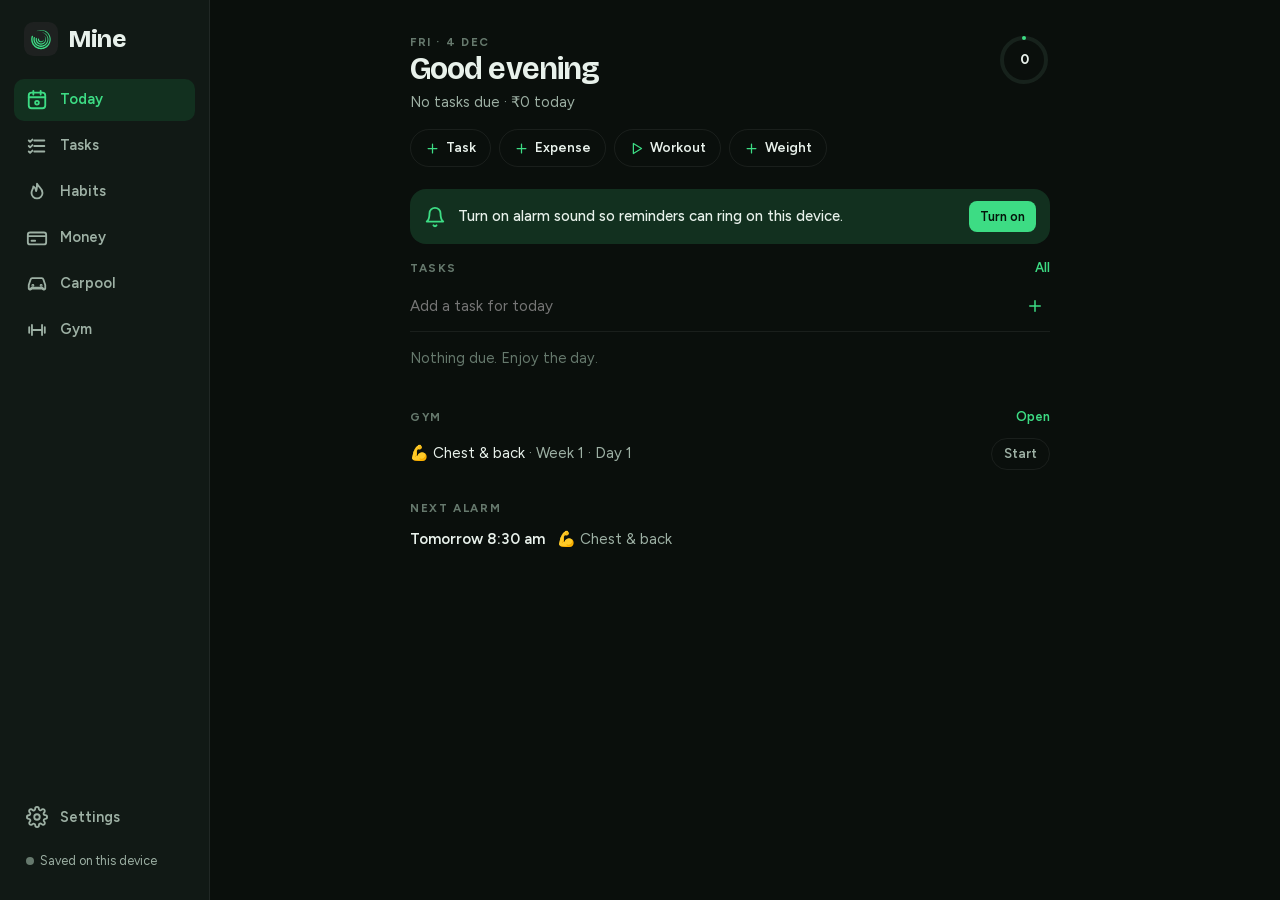
<file: Mine/app/src/main/assets/index.html>
<!doctype html>
<html lang="en">
<head>
<meta charset="utf-8">
<meta name="viewport" content="width=device-width, initial-scale=1, viewport-fit=cover">
<title>Mine</title>
<meta name="theme-color" content="#0A0F0C">
<link rel="stylesheet" href="fonts/fonts.css">
<style>
:root{
  --bg:#0A0F0C; --surface:#111915; --surface2:#17221C; --ink:#E8F1EB; --muted:#9DB0A4; --faint:#66796D; --line:#22302A;
  --accent:#3DDC84; --accent-ink:#04140A; --soft:#15301F; --green:#3DDC84; --green-soft:#143022; --red:#FF6B6B; --red-soft:#3A1F22;
  --amber:#3DDC84; --amber-bg:#3DDC84; --amber-ink:#04140A; --p3:#FF6B6B; --p2:#F5B03A; --p1:#6EA8FF;
  --shadow:0 1px 2px rgba(0,0,0,.35),0 8px 24px rgba(0,0,0,.3);
  --display:"Bricolage Grotesque","Figtree",ui-sans-serif,system-ui,-apple-system,"Segoe UI",sans-serif;
  --body:"Figtree",ui-sans-serif,system-ui,-apple-system,"Segoe UI",Roboto,sans-serif;
  color-scheme:dark;
  box-sizing:border-box; padding-top:env(safe-area-inset-top,0px); padding-bottom:env(safe-area-inset-bottom,0px);
}
html{scroll-padding-top:env(safe-area-inset-top,0px)}
*,*::before,*::after{box-sizing:border-box}
body{margin:0;background:var(--bg);color:var(--ink);font-family:var(--body);font-size:15px;line-height:1.45;-webkit-font-smoothing:antialiased}
button,input,select,textarea{font:inherit;color:inherit}
button{cursor:pointer}
:focus-visible{outline:2px solid var(--accent);outline-offset:2px}
.num{font-variant-numeric:tabular-nums}
h1,h2,h3{font-family:var(--display);margin:0;letter-spacing:-.01em}
h2{font-size:1.15rem;font-weight:700}
h3{font-size:1rem;font-weight:700}
a{color:var(--accent)}

/* layout */
.rail{display:none}
main{max-width:980px;margin:0 auto;padding:18px 16px 110px}
.tabbar{position:fixed;left:0;right:0;bottom:0;z-index:20;display:flex;justify-content:space-around;background:var(--surface);border-top:1px solid var(--line);padding:6px 4px calc(6px + env(safe-area-inset-bottom,0px))}
.tabbar a,.rail a{display:flex;flex-direction:column;align-items:center;gap:2px;text-decoration:none;color:var(--muted);font-size:11.5px;font-weight:600;padding:4px 8px;border-radius:10px;min-width:56px}
/* tabs share the width equally so any number of modules fits the screen */
.tabbar{gap:2px}.tabbar a{flex:1 1 0;min-width:0;padding:4px 2px;font-size:clamp(9.5px,2.7vw,11.5px)}
.tabbar a span{max-width:100%;overflow:hidden;text-overflow:ellipsis;white-space:nowrap}
.tabbar a svg,.rail a svg{width:22px;height:22px}
.tabbar a[aria-current="page"],.rail a[aria-current="page"]{color:var(--accent)}
@media (min-width:900px){
  .tabbar{display:none}
  .rail{display:flex;flex-direction:column;gap:4px;position:fixed;top:0;bottom:0;left:0;width:210px;padding:calc(22px + env(safe-area-inset-top,0px)) 14px 20px;border-right:1px solid var(--line);background:var(--surface)}
  .rail .brand{font-family:var(--display);font-weight:800;font-size:1.5rem;padding:0 10px 18px;letter-spacing:-.02em;display:flex;align-items:center;gap:10px}
  .rail .brand svg{width:34px;height:34px}
  .rail a{flex-direction:row;gap:12px;font-size:14.5px;padding:10px 12px;min-width:0}
  .rail a[aria-current="page"]{background:var(--soft)}
  .rail .spacer{flex:1}
  main{margin-left:210px;padding:28px 32px 60px;max-width:1040px}
  body{padding-left:0}
}
.page-head{display:flex;align-items:flex-end;justify-content:space-between;gap:12px;margin-bottom:16px;flex-wrap:wrap}
.page-head h1{font-size:1.9rem;font-weight:800;line-height:1.05}
.page-head .sub{color:var(--muted);font-size:.92rem;margin-top:4px}

/* primitives */
.panel{background:var(--surface);border:1px solid var(--line);border-radius:16px;padding:16px;margin-bottom:14px}
.panel.flush{padding:6px 0}
.panel-head{display:flex;align-items:center;justify-content:space-between;gap:10px;margin-bottom:10px}
.panel.flush .panel-head{padding:8px 16px 0}
.muted{color:var(--muted)} .faint{color:var(--faint)} .small{font-size:.85rem} .tiny{font-size:.76rem}
.row{display:flex;align-items:center;gap:10px}
.wrap{flex-wrap:wrap}
.grow{flex:1;min-width:0}
.grid2{display:grid;grid-template-columns:minmax(0,1fr);gap:14px}
@media (min-width:760px){.grid2{grid-template-columns:minmax(0,1fr) minmax(0,1fr)}}
.btn{display:inline-flex;align-items:center;justify-content:center;gap:6px;border:1px solid var(--line);background:var(--surface);border-radius:10px;padding:8px 13px;font-weight:600;font-size:.9rem;white-space:nowrap}
.btn:hover{border-color:var(--faint)}
.btn.primary{background:var(--accent);color:var(--accent-ink);border-color:var(--accent)}
.btn.danger{color:var(--red)}
.btn.ghost{border-color:transparent;background:transparent}
.btn.sm{padding:5px 10px;font-size:.82rem;border-radius:8px}
.btn svg{width:16px;height:16px}
.icon-btn{border:0;background:transparent;padding:6px;border-radius:8px;color:var(--muted);display:inline-flex}
.icon-btn:hover{background:var(--surface2);color:var(--ink)}
.icon-btn svg{width:18px;height:18px}
.chips{display:flex;gap:6px;overflow-x:auto;padding-bottom:2px;scrollbar-width:none}
.chips::-webkit-scrollbar{display:none}
.chip{border:1px solid var(--line);background:var(--surface);border-radius:999px;padding:5px 12px;font-size:.85rem;font-weight:600;white-space:nowrap;color:var(--muted)}
.chip[aria-pressed="true"]{background:var(--accent);color:var(--accent-ink);border-color:var(--accent)}
.chip .count{opacity:.7;margin-left:4px;font-weight:500}
.seg{display:inline-flex;background:var(--surface2);border:1px solid var(--line);border-radius:10px;padding:3px;gap:2px}
.seg button{border:0;background:transparent;border-radius:7px;padding:5px 11px;font-weight:600;font-size:.85rem;color:var(--muted)}
.seg button[aria-pressed="true"]{background:var(--surface);color:var(--ink);box-shadow:var(--shadow)}
.empty{color:var(--muted);text-align:center;padding:22px 10px;font-size:.92rem}
.tag{display:inline-block;font-size:.74rem;font-weight:600;padding:1px 7px;border-radius:999px;background:var(--surface2);color:var(--muted);border:1px solid var(--line)}
.pos{color:var(--green)} .neg{color:var(--red)}
.bar{height:8px;border-radius:99px;background:var(--surface2);overflow:hidden}
.bar>i{display:block;height:100%;background:var(--accent);border-radius:99px}
.bar.over>i{background:var(--red)}
.divider{height:1px;background:var(--line);margin:10px 0}

/* forms */
label.f{display:block;font-size:.8rem;font-weight:600;color:var(--muted);margin:12px 0 5px}
.in,select.in,textarea.in{width:100%;border:1px solid var(--line);background:var(--surface2);border-radius:10px;padding:9px 11px;outline:none}
.in:focus{border-color:var(--accent);background:var(--surface)}
textarea.in{resize:vertical;min-height:64px}
.in.big{font-family:var(--display);font-size:1.8rem;font-weight:700;padding:8px 12px}
.frow{display:grid;grid-template-columns:1fr 1fr;gap:10px}
.check{display:flex;align-items:center;gap:8px;font-size:.9rem;margin:8px 0}
.check input{width:18px;height:18px;accent-color:var(--accent)}

/* hero */
.hero{margin:4px 0 20px}
.hero .date{font-family:var(--display);font-weight:800;font-size:clamp(2.4rem,9vw,3.6rem);line-height:.95;letter-spacing:-.035em}
.hero .date span{color:var(--accent);font-weight:500}
.hero-top{display:flex;align-items:center;justify-content:space-between;margin-bottom:14px}
.hero-top .logo{display:flex;align-items:center;gap:8px;font-family:var(--display);font-weight:800;font-size:1.2rem}
.hero-top .logo svg{width:30px;height:30px}
@media (min-width:900px){.hero-top{display:none}}
.hero .sub{color:var(--muted);margin-top:8px}
.ledger{display:grid;grid-template-columns:repeat(2,1fr);gap:1px;background:var(--line);border:1px solid var(--line);border-radius:16px;overflow:hidden;margin-bottom:14px}
@media (min-width:760px){.ledger{grid-template-columns:repeat(4,1fr)}}
.ledger>div{background:var(--surface);padding:13px 15px}
.ledger .k{font-size:.8rem;color:var(--muted);font-weight:600}
.ledger .v{font-family:var(--display);font-size:1.45rem;font-weight:700;margin-top:2px}
.banner{display:flex;gap:12px;align-items:center;background:var(--amber-bg);color:var(--amber-ink);border-radius:14px;padding:12px 14px;margin-bottom:14px;font-weight:500}
.banner .btn{background:var(--amber-ink);color:var(--accent);border-color:transparent}
.banner svg{width:22px;height:22px;flex:none}
button.banner{width:100%;border:0;text-align:left;font:inherit;cursor:pointer}
button.banner .go{background:var(--amber-ink);color:var(--accent);border-radius:10px;padding:6px 12px;font-weight:700;font-size:.85rem;flex:none}
.smsrow{border-bottom:1px solid var(--line);padding:10px 2px}
.chart{margin-top:8px}
.cplot{position:relative;display:flex;align-items:flex-end;gap:3px;border-bottom:1px solid var(--line)}
.cbar{flex:1;height:100%;display:flex;align-items:flex-end;background:none;border:0;padding:0;min-width:0}
button.cbar{cursor:pointer}
.cbar i{display:block;width:100%;border-radius:4px 4px 0 0;background:var(--accent);opacity:.4}
.cbar.on i{opacity:1}
.cline{position:absolute;left:0;right:0;border-top:1px dashed var(--muted);pointer-events:none}
.cline span{position:absolute;right:0;bottom:2px;font-size:10px;color:var(--muted);background:var(--surface);padding:0 4px;border-radius:4px}
.clabels{display:flex;gap:3px;margin-top:4px}
.clabels span{flex:1;min-width:0;text-align:center;font-size:10px;color:var(--muted);white-space:nowrap}
.donutwrap{display:flex;align-items:center;gap:16px;margin:4px 0 10px}
.donut{width:116px;height:116px;border-radius:50%;flex:none;display:grid;place-items:center}
.donut>div{width:78px;height:78px;border-radius:50%;background:var(--surface);display:flex;flex-direction:column;align-items:center;justify-content:center;text-align:center;line-height:1.2}
.legend{display:grid;gap:5px;font-size:.82rem;min-width:0}
.legend span{display:flex;align-items:center;gap:6px;white-space:nowrap;overflow:hidden;text-overflow:ellipsis}
.legend i{width:10px;height:10px;border-radius:3px;flex:none}
.splitrow{border-top:1px solid var(--line);padding:12px 2px}
.gweekhero{display:flex;gap:16px;align-items:center;background:var(--surface);border:1px solid var(--accent);border-radius:18px;padding:14px 16px;margin-bottom:14px}
.gwh-num{display:flex;flex-direction:column;align-items:center;justify-content:center;min-width:86px;padding:8px 6px;border-radius:14px;background:var(--accent);color:var(--accent-ink);line-height:1}
.gwh-num span{font-size:.7rem;font-weight:800;letter-spacing:.14em}.gwh-num b{font-family:var(--display);font-size:2.9rem;font-weight:800;margin:2px 0}.gwh-num i{font-style:normal;font-size:.72rem;font-weight:700;opacity:.8}
.gwh-stage{font-family:var(--display);font-size:1.3rem;font-weight:800;line-height:1.15}
.gwh-day{font-size:.95rem;margin:4px 0 2px}
.gwh-pill{display:inline-block;background:var(--accent);color:var(--accent-ink);font-weight:800;font-size:.75rem;border-radius:999px;padding:2px 9px;margin:2px 0}
.gwh-bar{display:flex;gap:4px;margin-top:8px}.gwh-bar i{flex:1;height:6px;border-radius:3px;background:var(--surface2)}.gwh-bar i.on{background:var(--accent)}.gwh-bar i.cur{outline:2px solid var(--accent);outline-offset:1px}
.tday{max-width:640px;margin:0 auto}
.tday-head{display:flex;align-items:center;gap:12px;margin:6px 0 4px}
.tday-date{font-size:.72rem;font-weight:700;letter-spacing:.14em;text-transform:uppercase;color:var(--faint)}
.tday-hi{font-family:var(--display);font-size:1.9rem;font-weight:700;letter-spacing:-.03em;line-height:1.1;margin-top:2px}
.tday-ring{position:relative;width:52px;height:52px;flex:none}
.tday-ring svg{width:100%;height:100%;transform:rotate(-90deg)}
.tr-track{fill:none;stroke:var(--surface2);stroke-width:4}
.tr-arc{fill:none;stroke:var(--accent);stroke-width:4;stroke-linecap:round}
.tday-ring b{position:absolute;inset:0;display:grid;place-items:center;font-size:.85rem;font-weight:700}
@media (min-width:900px){.tday-gear{display:none}}
.tday-sum{color:var(--muted);font-size:.92rem;margin:6px 0 16px}
.tday-fast{display:inline-block;margin:-8px 0 16px;font-size:.88rem;font-weight:600;color:var(--accent);text-decoration:none;background:var(--soft);border-radius:999px;padding:6px 12px}
.tday-qa{display:flex;gap:8px;overflow-x:auto;scrollbar-width:none;margin-bottom:22px}
.tday-qa::-webkit-scrollbar{display:none}
.tday-qa .chip{display:inline-flex;align-items:center;gap:6px;padding:8px 14px;color:var(--ink)}
.tday-qa .chip svg{width:15px;height:15px;color:var(--accent)}
.tsec{margin-bottom:26px}
.tsec-h{display:flex;justify-content:space-between;align-items:baseline;margin-bottom:8px}
.tsec-h span{font-size:.72rem;font-weight:700;letter-spacing:.14em;text-transform:uppercase;color:var(--faint)}
.tsec-h a{font-size:.82rem;font-weight:600;text-decoration:none}
.tday-add{display:flex;align-items:center;gap:6px;border-bottom:1px solid var(--line);padding:2px 0 6px;margin-bottom:4px}
.tday-add input{flex:1;min-width:0;background:none;border:0;outline:none;padding:8px 0;font-size:.95rem}
.tday-add .icon-btn{color:var(--accent)}
.tday .quick-hint:empty{display:none}
.tsec .trow{background:none;border:0;border-bottom:1px solid var(--line);border-radius:0;margin:0;padding:11px 0}
.tday-none{color:var(--faint);font-size:.9rem;padding:12px 0}
.tday-more{display:inline-block;margin-top:8px;font-size:.85rem;font-weight:600;text-decoration:none}
.tday-habits{display:flex;flex-wrap:wrap;gap:8px}
.hchip{display:inline-flex;align-items:center;gap:6px;border:1px solid var(--line);background:none;border-radius:999px;padding:8px 13px;font-size:.88rem;font-weight:600;color:var(--ink)}
.hchip svg{width:14px;height:14px}
.hchip.on{border-color:transparent;background:var(--soft);color:var(--accent)}
.tday-line{display:flex;align-items:center;gap:12px;padding:4px 0}
.tday-line .pos svg{width:16px;height:16px;vertical-align:-3px}
.gdone{display:flex;gap:10px;align-items:center;background:var(--soft);border-radius:14px;padding:10px 14px;margin-bottom:14px}.gdone>svg{width:20px;height:20px;color:var(--accent);flex:none}
.gmotiv{display:flex;gap:10px;align-items:flex-start;background:var(--soft);border-radius:14px;padding:12px 14px;margin-bottom:14px;font-weight:600;line-height:1.4}
.gmotiv span{font-size:1.2rem;line-height:1.1}
.gweek{display:grid;grid-template-columns:repeat(7,1fr);gap:6px;margin-bottom:14px}
.gday{border:1px solid var(--line);background:var(--surface);border-radius:12px;padding:6px 0;display:flex;flex-direction:column;align-items:center;gap:2px;font-size:.72rem;color:var(--muted);font-weight:700}
.gday b{font-size:1rem;color:var(--ink)}
.gday.now{border-color:var(--accent);box-shadow:0 0 0 1px var(--accent) inset}
.gday.done{background:var(--soft)}.gday.done b{color:var(--accent)}
.gitem{display:flex;align-items:center;gap:12px;width:100%;text-align:left;border:0;border-top:1px solid var(--line);background:none;padding:10px 2px;color:inherit}
.gitem b{display:block;font-weight:600}.gitem .tiny{display:block}
.gitem svg{width:16px;height:16px;color:var(--faint);flex:none}
.gnum{min-width:28px;height:28px;border-radius:8px;background:var(--surface2);display:grid;place-items:center;font-size:.75rem;font-weight:800;color:var(--muted);flex:none}
.gstart{padding:12px;font-size:1rem}
.chip.on{background:var(--soft);color:var(--accent);border-color:transparent;display:inline-flex;gap:4px;align-items:center}
.chip.on svg{width:13px;height:13px}
.gnut{display:grid;grid-template-columns:repeat(auto-fit,minmax(70px,1fr));gap:8px}
.gnut>div{background:var(--surface2);border-radius:10px;padding:8px 10px}
.gnut b{display:block;font-family:var(--display);font-size:1.05rem}.gnut span{font-size:.72rem;color:var(--muted)}
.gphase{margin:18px 2px 8px;font-size:.95rem;color:var(--muted)}
.gwk{padding:12px 14px}.gwk.cur{border-color:var(--accent)}
.gwk-h{display:flex;align-items:center;gap:10px;width:100%;border:0;background:none;color:inherit;padding:0;text-align:left}
.gchart{width:100%;height:auto;display:block}
.gchart .gl{stroke:var(--line);stroke-width:1}.gchart .gt{fill:var(--faint);font-size:9px}
.gchart .gtg{fill:none;stroke:var(--muted);stroke-width:1.5;stroke-dasharray:4 4}
.gchart .gavg{fill:none;stroke:var(--accent);stroke-width:2.5;stroke-linejoin:round}
.gchart .gpt{fill:var(--ink);opacity:.55}
.gkey{display:inline-block;width:14px;height:3px;border-radius:2px;margin-right:5px;vertical-align:middle}
.gkey.tg{background:var(--muted)}.gkey.avg{background:var(--accent)}.gkey.pt{width:6px;height:6px;border-radius:50%;background:var(--ink);opacity:.55}
.gfin{display:grid;gap:8px;margin-top:8px}.gfin .btn{justify-content:flex-start;text-align:left;padding:12px 14px;white-space:normal;gap:10px}
.gfin .btn>span>b{display:block}.gfin .btn>span>span{display:block;font-weight:400;font-size:.8rem;opacity:.85}.gfin .btn>svg{width:20px;height:20px;flex:none}
.gvideo{width:100%;max-height:320px;border-radius:14px;background:#000;display:block;margin-top:6px}
.gvid-add{border:1px dashed var(--line);border-radius:14px;padding:12px;margin-top:6px}
.gdemo{display:grid;grid-template-columns:1fr 1fr;gap:6px;background:#fff;border-radius:14px;padding:8px;margin-top:6px}
.gdemo figure{margin:0;text-align:center}.gdemo img{width:100%;height:auto;max-height:200px;object-fit:contain;display:block}
.gdemo figcaption{font-size:.7rem;font-weight:700;color:#555;letter-spacing:.05em;text-transform:uppercase}
.gwatch{display:flex;align-items:center;gap:12px;background:var(--soft);color:var(--ink);border-radius:14px;padding:12px 14px;text-decoration:none;margin:10px 0}
.gwatch>svg:first-child{width:22px;height:22px;color:var(--accent);flex:none}.gwatch>svg:last-child{width:16px;height:16px;color:var(--muted);margin-left:auto;flex:none}
.gwatch b{display:block}.gwatch .tiny{color:var(--muted)}
.ghow-h{font-size:.95rem;margin:14px 0 2px}.gavoid li::marker{content:'✕  ';color:var(--red)}
.gcues{margin:6px 0 0;padding-left:20px;line-height:1.5}.gcues li{margin:3px 0}
#gymplay{position:fixed;inset:0;z-index:56;display:none;background:var(--bg);overflow-y:auto;-webkit-overflow-scrolling:touch}
#gymplay.open{display:block}
body.gp-open #modal{z-index:58} /* confirm boxes show above the workout */
.gp-wrap{max-width:640px;margin:0 auto;padding:calc(10px + env(safe-area-inset-top,0px)) 16px calc(24px + env(safe-area-inset-bottom,0px));position:relative;min-height:100%}
.gp-top{display:flex;align-items:center;gap:10px;margin-bottom:8px}
.gp-bar{height:4px;border-radius:2px;background:var(--surface2);margin-bottom:12px;overflow:hidden}.gp-bar i{display:block;height:100%;background:var(--accent);transition:width .3s}
.gp-name{margin:12px 0 4px}.gp-name h2{font-size:1.5rem;margin:2px 0}
.gcue{margin:6px 0 10px}.gcue summary{cursor:pointer;color:var(--accent);font-weight:600;font-size:.88rem}
.gsets{background:var(--surface);border:1px solid var(--line);border-radius:14px;padding:8px 10px}
.gsets-h,.gset{display:grid;grid-template-columns:30px 1fr 74px 64px 44px;gap:8px;align-items:center}
.gsets-h{font-size:.7rem;color:var(--faint);font-weight:700;text-transform:uppercase;letter-spacing:.05em;padding:2px 0 6px}
.gset{padding:6px 0;border-top:1px solid var(--line)}
.gset .in{padding:7px 8px;text-align:center}
.gset.cur{background:var(--soft);margin:0 -10px;padding:6px 10px}
.gset.done .in{opacity:.6}
.gtick{width:40px;height:36px;border-radius:10px;border:1px solid var(--line);background:var(--surface2);color:var(--faint);display:grid;place-items:center}
.gtick svg{width:18px;height:18px}
.gtick[aria-pressed="true"]{background:var(--accent);color:var(--accent-ink);border-color:var(--accent)}
.gtimer{background:var(--surface);border:1px solid var(--line);border-radius:14px;padding:16px;text-align:center}
.gtimer-l{font-weight:700;color:var(--muted);font-size:.85rem}
.gtimer-v{font-family:var(--display);font-size:3.4rem;font-weight:800;margin:4px 0 12px;letter-spacing:-.02em}
.gtimer-v.hard{color:var(--accent)}
.gp-nav{display:flex;align-items:center;gap:10px;margin-top:14px}
.gp-rest{position:fixed;inset:0;z-index:57;background:color-mix(in srgb,var(--bg) 94%,transparent);display:flex;flex-direction:column;align-items:center;justify-content:center;text-align:center;padding:20px}
.gp-rest-v{font-family:var(--display);font-size:5.5rem;font-weight:800;color:var(--accent);line-height:1;margin:8px 0}
.gpr{background:var(--soft);border-radius:12px;padding:10px 12px;margin:6px 0;text-align:left}
.smsmsg{margin-top:6px}.smsmsg summary{cursor:pointer;color:var(--accent);font-size:13px;font-weight:600;list-style:none;padding:4px 0}.smsmsg summary::-webkit-details-marker{display:none}
.smsmsg[open] summary{color:var(--muted)}.smsbody{background:var(--soft);border-radius:10px;padding:10px 12px;margin-top:4px}.smsbody p{margin:4px 0 0;font-size:13px;line-height:1.45;white-space:pre-wrap;overflow-wrap:anywhere}
.smsrow:last-child{border-bottom:0}
#review{position:fixed;inset:0;z-index:55;display:none;background:var(--bg);overflow-y:auto;-webkit-overflow-scrolling:touch}
#review.open{display:block}
#review .wrap{max-width:640px;margin:0 auto;padding:calc(14px + env(safe-area-inset-top,0px)) 16px calc(28px + env(safe-area-inset-bottom,0px))}
#review .top{display:flex;align-items:center;gap:8px;margin-bottom:18px}
#review .eyebrow{font-size:.75rem;font-weight:700;letter-spacing:.12em;color:var(--accent);text-transform:uppercase}
#review .range{font-family:var(--display);font-weight:700;font-size:1.15rem;margin-top:4px}
#review .total{font-family:var(--display);font-weight:800;font-size:clamp(3rem,15vw,4.6rem);line-height:1;letter-spacing:-.04em;margin:14px 0 10px}
#review .delta{display:inline-flex;gap:6px;align-items:center;border-radius:999px;padding:6px 12px;font-weight:700;font-size:.85rem;background:var(--soft);color:var(--accent)}
#review .delta.up{background:var(--red-soft);color:var(--red)}
#review .hero{text-align:center;padding:10px 0 22px}
#review .done{width:100%;padding:14px;font-size:1rem;margin-top:6px}

/* tasks */
.tasks-layout{display:grid;grid-template-columns:minmax(0,1fr);gap:14px}
.tasks-layout>*,.grid2>*,.matrix>*{min-width:0}
html,body{max-width:100%}
body{overflow-x:clip}
@media (min-width:900px){.tasks-layout{grid-template-columns:200px minmax(0,1fr)}}
.sidelist{display:none}
@media (min-width:900px){
  .sidelist{display:block;align-self:start;position:sticky;top:calc(20px + env(safe-area-inset-top,0px))}
  .tasks-chips{display:none !important}
}
.sidelist button{display:flex;width:100%;align-items:center;gap:8px;border:0;background:transparent;padding:7px 10px;border-radius:8px;font-weight:600;font-size:.9rem;color:var(--muted);text-align:left}
.sidelist button[aria-pressed="true"]{background:var(--soft);color:var(--ink)}
.sidelist .grp{font-size:.76rem;color:var(--faint);font-weight:600;margin:14px 10px 4px}
.sidelist .dot{width:9px;height:9px;border-radius:50%;flex:none}
.sidelist .n{margin-left:auto;font-weight:500;font-size:.8rem}
.quick{display:flex;gap:8px;align-items:center;background:var(--surface);border:1px solid var(--line);border-radius:14px;padding:6px 6px 6px 14px;margin-bottom:6px}
.quick input{flex:1;border:0;background:transparent;outline:none;padding:7px 0;min-width:0}
.quick-hint{font-size:.78rem;color:var(--faint);margin:0 4px 12px;min-height:1.2em}
.quick-hint b{color:var(--accent);font-weight:600}
.group-title{font-size:.8rem;font-weight:700;color:var(--muted);margin:14px 4px 6px;display:flex;gap:6px}
.group-title.over{color:var(--red)}
.trow{display:flex;align-items:flex-start;gap:11px;padding:10px 12px;background:var(--surface);border:1px solid var(--line);border-radius:12px;margin-bottom:6px;cursor:pointer}
.trow:hover{border-color:var(--faint)}
.trow.done .ttl{text-decoration:line-through;color:var(--faint)}
.cb{flex:none;width:21px;height:21px;border-radius:6px;border:2px solid var(--faint);background:transparent;margin-top:1px;display:grid;place-items:center;padding:0}
.cb svg{width:13px;height:13px;opacity:0}
.cb.on{background:var(--faint);border-color:var(--faint)} .cb.on svg{opacity:1;color:var(--surface)}
.cb.p3{border-color:var(--p3)} .cb.p2{border-color:var(--p2)} .cb.p1{border-color:var(--p1)}
.ttl{font-weight:600;word-break:break-word}
.meta{display:flex;flex-wrap:wrap;gap:4px 10px;font-size:.78rem;color:var(--muted);margin-top:2px;align-items:center}
.meta .over{color:var(--red);font-weight:600}
.meta svg{width:12px;height:12px;vertical-align:-1px}
.matrix{display:grid;grid-template-columns:1fr;gap:10px}
@media (min-width:700px){.matrix{grid-template-columns:1fr 1fr}}
.quad{background:var(--surface);border:1px solid var(--line);border-radius:14px;padding:12px;min-height:160px}
.quad h3{font-size:.9rem;margin-bottom:8px;display:flex;align-items:center;gap:6px}
.quad h3 i{width:10px;height:10px;border-radius:3px;display:inline-block}
.quad .trow{border-radius:10px;padding:8px 10px}
.cal{display:grid;grid-template-columns:repeat(7,1fr);gap:4px}
.cal .wd{font-size:.72rem;font-weight:700;color:var(--faint);text-align:center;padding:4px 0}
.cal .day{background:var(--surface);border:1px solid var(--line);border-radius:10px;min-height:64px;padding:5px;font-size:.75rem;cursor:pointer;overflow:hidden;text-align:left}
.cal .day.out{opacity:.4}
.cal .day.now{border-color:var(--accent);box-shadow:inset 0 0 0 1px var(--accent)}
.cal .day.sel{background:var(--soft)}
.cal .day .d{font-weight:700;font-size:.8rem}
.cal .day .it{white-space:nowrap;overflow:hidden;text-overflow:ellipsis;color:var(--muted);margin-top:2px;padding-left:5px;border-left:2px solid var(--line)}
.cal .day .it.p3{border-color:var(--p3)} .cal .day .it.p2{border-color:var(--p2)} .cal .day .it.p1{border-color:var(--p1)}
.focus{text-align:center;padding:26px 10px}
.focus .clock{font-family:var(--display);font-weight:800;font-size:clamp(2.8rem,13vw,4.4rem);line-height:1;letter-spacing:-.04em;font-variant-numeric:tabular-nums}
.focus .ring{width:min(280px,70vw);aspect-ratio:1;margin:0 auto 10px;position:relative;display:grid;place-items:center}
.focus .ring svg{position:absolute;inset:0;transform:rotate(-90deg)}
.subtasks .st{display:flex;align-items:center;gap:8px;margin:4px 0}
.subtasks .st input[type=text]{flex:1}

/* habits */
.hrow{display:flex;align-items:center;gap:12px;background:var(--surface);border:1px solid var(--line);border-radius:14px;padding:12px;margin-bottom:8px}
.hicon{width:42px;height:42px;border-radius:12px;background:var(--surface2);display:grid;place-items:center;font-size:1.3rem;flex:none;border:0;padding:0}
.hname{font-weight:700;border:0;background:none;padding:0;text-align:left;cursor:pointer}
.hcheck{flex:none;width:44px;height:44px;border-radius:50%;border:2px solid var(--line);background:transparent;display:grid;place-items:center;font-weight:700;font-size:.8rem;position:relative}
.modrow .txicon svg{width:20px;height:20px}
.swatches{display:flex;flex-wrap:wrap;gap:10px;margin-top:6px}
.swatch{width:38px;height:38px;border-radius:50%;border:2px solid var(--line);background:var(--c);display:grid;place-items:center;color:#04140A;padding:0;cursor:pointer}
.swatch[aria-pressed="true"]{border-color:var(--ink);box-shadow:0 0 0 2px var(--bg) inset}
.swatch.custom{background:conic-gradient(#FF6B6B,#F5B03A,#3DDC84,#2DD4BF,#6EA8FF,#A78BFA,#F472B6,#FF6B6B);position:relative;overflow:hidden}
.swatch.custom input{position:absolute;inset:0;opacity:0;width:100%;height:100%;cursor:pointer}
.hcheck.on{background:var(--green);border-color:var(--green);color:var(--accent-ink)}
.hcheck svg{width:20px;height:20px}
.week{display:flex;gap:4px;margin-top:6px}
.week button{width:24px;height:24px;border-radius:7px;border:1px solid var(--line);background:var(--surface2);font-size:.66rem;font-weight:700;color:var(--faint);padding:0}
.week button.on{background:var(--green);border-color:var(--green);color:#fff}
.week button.part{background:var(--green-soft);border-color:var(--green);color:var(--green)}
.week button.off{opacity:.35}
.hcal{display:grid;grid-template-columns:repeat(7,1fr);gap:5px;margin-top:8px}
.hcal button,.hcal span{aspect-ratio:1;border-radius:9px;border:1px solid var(--line);background:var(--surface2);font-size:.8rem;font-weight:600;color:var(--muted);padding:0}
.hcal span{border:0;background:none;font-size:.7rem;color:var(--faint);display:grid;place-items:center;aspect-ratio:auto;padding:4px 0}
.hcal button.on{background:var(--green);color:#fff;border-color:var(--green)}
.hcal button.part{background:var(--green-soft);color:var(--green);border-color:var(--green)}
.hcal button.off{opacity:.35}
.hcal button.now{box-shadow:inset 0 0 0 2px var(--accent)}
.stats{display:grid;grid-template-columns:repeat(3,1fr);gap:8px;margin:12px 0}
.stats>div{background:var(--surface2);border-radius:12px;padding:10px}
.stats .v{font-family:var(--display);font-weight:700;font-size:1.3rem}
.emoji-pick{display:flex;flex-wrap:wrap;gap:4px}
.emoji-pick button{width:38px;height:38px;border-radius:10px;border:1px solid var(--line);background:var(--surface2);font-size:1.15rem;padding:0}
.emoji-pick button[aria-pressed="true"]{border-color:var(--accent);box-shadow:inset 0 0 0 1px var(--accent)}
.daypick{display:flex;gap:4px;flex-wrap:wrap}
.daypick button{width:40px;height:34px;border-radius:9px;border:1px solid var(--line);background:var(--surface2);font-weight:600;font-size:.8rem}
.daypick button[aria-pressed="true"]{background:var(--accent);color:var(--accent-ink);border-color:var(--accent)}

/* money */
.accts{display:flex;gap:10px;overflow-x:auto;padding-bottom:4px;margin-bottom:14px;scrollbar-width:thin}
.acct{flex:none;min-width:170px;background:var(--surface);border:1px solid var(--line);border-radius:14px;padding:12px 14px;text-align:left}
.acct[aria-pressed="true"]{border-color:var(--accent);box-shadow:inset 0 0 0 1px var(--accent)}
.acct .t{font-size:.75rem;color:var(--muted);font-weight:600}
.acct .n{font-weight:700;margin-top:1px;white-space:nowrap;overflow:hidden;text-overflow:ellipsis}
.acct .b{font-family:var(--display);font-weight:700;font-size:1.25rem;margin-top:6px}
.acct.card{background:linear-gradient(135deg,var(--surface),var(--surface2))}
.catrow{display:grid;grid-template-columns:minmax(90px,150px) 1fr auto;gap:10px;align-items:center;margin:8px 0;font-size:.88rem}
.txrow{display:flex;align-items:center;gap:12px;padding:10px 16px;cursor:pointer;border-top:1px solid var(--line)}
.txrow:hover{background:var(--surface2)}
.txicon{width:36px;height:36px;border-radius:10px;background:var(--surface2);display:grid;place-items:center;flex:none;font-size:1rem}
.txamt{font-family:var(--display);font-weight:700;white-space:nowrap}
.datehead{font-size:.78rem;font-weight:700;color:var(--muted);padding:12px 16px 6px;display:flex;justify-content:space-between}
.catpick{display:flex;flex-wrap:wrap;gap:6px}
.catpick button{border:1px solid var(--line);background:var(--surface2);border-radius:999px;padding:5px 11px;font-size:.83rem;font-weight:600}
.catpick button[aria-pressed="true"]{background:var(--accent);color:var(--accent-ink);border-color:var(--accent)}

/* carpool */
.prow{display:flex;align-items:center;gap:12px;padding:12px 16px;border-top:1px solid var(--line)}
.avatar{width:40px;height:40px;border-radius:50%;background:var(--soft);color:var(--accent);display:grid;place-items:center;font-weight:800;font-family:var(--display);flex:none}
.owes{font-family:var(--display);font-weight:700;font-size:1.1rem;text-align:right}
.riderpick{display:flex;flex-wrap:wrap;gap:6px}
.riderpick button{border:1px solid var(--line);background:var(--surface2);border-radius:999px;padding:6px 12px;font-weight:600;font-size:.85rem}
.riderpick button[aria-pressed="true"]{background:var(--green);color:#fff;border-color:var(--green)}
.preview{background:var(--green-soft);color:var(--green);border-radius:10px;padding:10px 12px;font-weight:600;margin-top:12px;font-size:.9rem}

/* modal */
#modal{position:fixed;inset:0;z-index:40;display:none}
#modal.open{display:block}
#modal .scrim{position:absolute;inset:0;background:rgba(8,12,20,.45)}
#modal .sheet{position:absolute;left:0;right:0;bottom:0;max-height:92%;overflow:auto;background:var(--surface);border-radius:20px 20px 0 0;padding:18px 18px calc(18px + env(safe-area-inset-bottom,0px));box-shadow:0 -10px 40px rgba(0,0,0,.2)}
@media (min-width:700px){#modal .sheet{left:50%;top:50%;bottom:auto;transform:translate(-50%,-50%);width:min(560px,94vw);max-height:88vh;border-radius:20px}}
.sheet-head{display:flex;align-items:center;justify-content:space-between;gap:10px;margin-bottom:6px}
.sheet-foot{display:flex;gap:8px;justify-content:flex-end;margin-top:18px;flex-wrap:wrap}
.sheet-foot .left{margin-right:auto}

/* alarm */
#alarm{position:fixed;inset:0;z-index:60;display:none;background:var(--amber-bg);color:var(--amber-ink);padding:calc(30px + env(safe-area-inset-top,0px)) 22px calc(30px + env(safe-area-inset-bottom,0px));flex-direction:column;align-items:center;justify-content:center;text-align:center}
#alarm.open{display:flex}
#alarm .bell{width:84px;height:84px;animation:ring 1.2s ease-in-out infinite;transform-origin:50% 10%}
@keyframes ring{0%,50%,100%{transform:rotate(0)}10%,30%{transform:rotate(14deg)}20%,40%{transform:rotate(-14deg)}}
@media (prefers-reduced-motion:reduce){#alarm .bell{animation:none}}
#alarm .when{font-family:var(--display);font-weight:800;font-size:clamp(3rem,14vw,5.5rem);line-height:1;letter-spacing:-.04em;margin-top:14px}
#alarm .what{font-family:var(--display);font-weight:700;font-size:clamp(1.3rem,5vw,2rem);margin-top:12px;max-width:640px;word-break:break-word}
#alarm .kind{font-weight:600;opacity:.75;margin-top:6px}
#alarm .acts{display:flex;flex-wrap:wrap;gap:10px;justify-content:center;margin-top:28px;max-width:520px}
#alarm .acts button{border:2px solid var(--amber-ink);background:transparent;color:var(--amber-ink);border-radius:999px;padding:12px 20px;font-weight:700;font-size:1rem}
#alarm .acts button.main{background:var(--amber-ink);color:var(--amber-bg)}
#alarm .more{margin-top:16px;font-weight:600;opacity:.75}

#toast{position:fixed;border:1px solid var(--accent);left:50%;bottom:calc(84px + env(safe-area-inset-bottom,0px));transform:translateX(-50%);z-index:70;background:var(--surface2);color:var(--ink);padding:10px 16px;border-radius:12px;font-weight:600;font-size:.9rem;display:none;max-width:90vw;box-shadow:var(--shadow)}
#toast.show{display:block}
@media (min-width:900px){#toast{bottom:24px}}
.sync{display:inline-flex;align-items:center;gap:6px;font-size:.78rem;color:var(--muted)}
.sync i{width:8px;height:8px;border-radius:50%;background:var(--faint)}
.sync.ok i{background:var(--green)} .sync.err i{background:var(--red)}
.fab{position:fixed;right:18px;bottom:calc(80px + env(safe-area-inset-bottom,0px));z-index:15;width:56px;height:56px;border-radius:18px;border:0;background:var(--accent);color:var(--accent-ink);display:grid;place-items:center;box-shadow:0 8px 24px var(--glow,rgba(61,220,132,.28))}
.fab svg{width:26px;height:26px}
@media (min-width:900px){.fab{bottom:28px;right:28px}}
.hide{display:none !important}
/* app feel */
*{-webkit-tap-highlight-color:transparent}
.sheet-head .back-btn{display:none}
body.kb .tabbar,body.kb .fab{display:none}
body.modal-open{overflow:hidden}
.native body{user-select:none;-webkit-user-select:none}
.native input,.native textarea{user-select:text;-webkit-user-select:text}
.native ::-webkit-scrollbar{display:none}
.native .tabbar{padding:8px 4px calc(8px + env(safe-area-inset-bottom,0px));box-shadow:0 -6px 20px rgba(0,0,0,.35)}
.native .tabbar a{font-size:clamp(9.5px,2.8vw,12px);gap:3px;min-width:0;padding:6px 2px;border-radius:14px}
.native .tabbar a svg{width:clamp(19px,5.6vw,24px);height:clamp(19px,5.6vw,24px)}
.native .tabbar a[aria-current="page"]{background:var(--soft)}
.native main{padding-bottom:120px}
.native .fab{bottom:calc(92px + env(safe-area-inset-bottom,0px))}
.native .btn,.native .chip,.native .trow,.native .hrow,.native .txrow,.native .acct{transition:transform .08s ease}
.native .btn:active,.native .chip:active,.native .trow:active,.native .hrow:active,.native .txrow:active,.native .acct:active{transform:scale(.98)}
@media (max-width:699px){
  .native #modal .scrim{background:var(--bg)}
  .native #modal .sheet{top:0;bottom:0;max-height:none;height:100%;border-radius:0;box-shadow:none;padding:0 16px calc(24px + env(safe-area-inset-bottom,0px));background:var(--bg)}
  .native .sheet-head{position:sticky;top:0;z-index:2;background:var(--bg);margin:0 -16px 8px;padding:14px 8px 12px;border-bottom:1px solid var(--line);justify-content:flex-start;gap:6px}
  .native .sheet-head .back-btn{display:inline-flex;color:var(--ink)}
  .native .sheet-head .back-btn svg{width:24px;height:24px}
  .native .sheet-head .close-btn{display:none}
  .native .sheet-head h2{font-size:1.2rem}
  .native .sheet-foot{position:sticky;bottom:0;background:var(--bg);margin:18px -16px 0;padding:12px 16px calc(12px + env(safe-area-inset-bottom,0px));border-top:1px solid var(--line)}
  .native .sheet-foot .btn{padding:11px 16px;font-size:.95rem}
}
@media (min-width:900px){.mobile-only{display:none !important}}
/* ============ minimal: quieter surfaces, fewer lines, one accent ============ */
:root{--line:rgba(232,241,235,.07)}
.panel{border-radius:20px;padding:18px}
.page-head h1{font-weight:700;letter-spacing:-.03em}
.ledger{gap:8px;background:none;border:0;overflow:visible}
.ledger>div{border:1px solid var(--line);border-radius:16px}
.ledger .k{font-size:.7rem;letter-spacing:.08em;text-transform:uppercase;color:var(--faint);font-weight:700}
.banner{background:var(--soft);color:var(--ink);border-radius:16px}
.banner svg{color:var(--accent)}
.banner .btn,button.banner .go{background:var(--accent);color:var(--accent-ink)}
.btn,.chip,.seg,.in,select.in,textarea.in{border-color:var(--line)}
.btn{border-radius:12px}
.chip{background:transparent}
.seg{background:transparent}
.seg button[aria-pressed="true"]{background:var(--surface2);box-shadow:none}
.txicon{background:var(--surface2)}
.tabbar{border-top:1px solid var(--line);background:var(--surface)} /* same colour as Android's navigation bar (@color/surface) so they read as one strip */
.native .tabbar{box-shadow:none}
.tabbar a[aria-current="page"],.native .tabbar a[aria-current="page"]{background:transparent;color:var(--accent)}
.fab{border-radius:16px;box-shadow:none}
.gweekhero{border-color:var(--line)}
#alarm{background:var(--bg);color:var(--ink)}
#alarm .bell{display:none}
#alarm .when{font-weight:300;color:var(--ink)}
#alarm .acts button{border:1px solid var(--line);background:transparent;color:var(--ink);font-weight:600}
#alarm .acts button.main{border-color:var(--accent);color:var(--accent);background:transparent}
</style>
</head>
<body>
<nav class="rail" id="rail" aria-label="Sections"></nav>
<main id="view"></main>
<nav class="tabbar" id="tabbar" aria-label="Sections"></nav>
<div id="modal" role="dialog" aria-modal="true"><div class="scrim" data-act="close-modal"></div><div class="sheet" id="sheet"></div></div>
<div id="alarm" role="alertdialog" aria-live="assertive"></div>
<div id="review" role="dialog" aria-modal="true" aria-label="Expense review"></div>
<div id="toast" role="status"></div>
<script>

/* ================= core ================= */
const $=(s,r=document)=>r.querySelector(s);
const $$=(s,r=document)=>[...r.querySelectorAll(s)];
const esc=s=>String(s??'').replace(/[&<>"']/g,c=>({'&':'&amp;','<':'&lt;','>':'&gt;','"':'&quot;',"'":'&#39;'}[c]));
const uid=()=>Math.random().toString(36).slice(2,9)+Date.now().toString(36).slice(-5);
const pad=n=>String(n).padStart(2,'0');
const ymd=d=>d.getFullYear()+'-'+pad(d.getMonth()+1)+'-'+pad(d.getDate());
const parseYmd=s=>{const [y,m,d]=s.split('-').map(Number);return new Date(y,m-1,d)};
const addDays=(d,n)=>{const x=new Date(d);x.setDate(x.getDate()+n);return x};
const todayS=()=>ymd(new Date());
const MON=['Jan','Feb','Mar','Apr','May','Jun','Jul','Aug','Sep','Oct','Nov','Dec'];
const MONL=['January','February','March','April','May','June','July','August','September','October','November','December'];
const WD=['Sun','Mon','Tue','Wed','Thu','Fri','Sat'];
const inr=(n,dec)=>{const v=Number(n||0);return (v<0?'−':'')+'₹'+Math.abs(v).toLocaleString('en-IN',{minimumFractionDigits:dec?2:0,maximumFractionDigits:2})};
const r2=n=>Math.round(Number(n||0)*100)/100;
function fmtDay(s){
  if(!s) return '';
  const t=new Date(); if(s===ymd(t)) return 'Today';
  if(s===ymd(addDays(t,1))) return 'Tomorrow';
  if(s===ymd(addDays(t,-1))) return 'Yesterday';
  const d=parseYmd(s); const same=d.getFullYear()===t.getFullYear();
  return WD[d.getDay()]+', '+d.getDate()+' '+MON[d.getMonth()]+(same?'':' '+d.getFullYear());
}
function fmtTime(t){ if(!t) return ''; let [h,m]=t.split(':').map(Number); const ap=h>=12?'pm':'am'; h=h%12||12; return h+':'+pad(m)+' '+ap; }
function hhmm(d){return pad(d.getHours())+':'+pad(d.getMinutes())}
function startOfWeek(d){const x=new Date(d.getFullYear(),d.getMonth(),d.getDate());const wd=(x.getDay()+6)%7;return addDays(x,-wd)}
function withTimeout(p,ms){return Promise.race([p,new Promise((_,rej)=>setTimeout(()=>rej(new Error('timeout')),ms))])}

/* ================= native (Android app) ================= */
const NATIVE=(()=>{try{return !!(window.MineNative&&window.MineNative.isNative())}catch(e){return false}})();
let natT=null;
if(NATIVE) document.documentElement.classList.add('native');
document.addEventListener('focusin',e=>{if(e.target.matches&&e.target.matches('input:not([type=checkbox]):not([type=file]),textarea,select'))document.body.classList.add('kb')});
document.addEventListener('focusout',()=>setTimeout(()=>{const a=document.activeElement;if(!(a&&a.matches&&a.matches('input,textarea,select')))document.body.classList.remove('kb')},50));
function syncNative(){
  if(!NATIVE) return; clearTimeout(natT);
  natT=setTimeout(()=>{try{
    const now=Date.now();
    const list=upcomingAlarms(now+1000,now+14*86400000).slice(0,400).map(a=>({key:a.key,at:a.at.getTime(),title:a.title,body:a.sub||'',kind:a.kind,id:a.id||'',snooze:+S.settings.snooze||10}));
    if(F.running&&F.end>now) list.push({key:'focus@'+F.end,at:F.end,title:F.mode==='focus'?'Focus session done':'Break is over',body:'Focus timer',kind:'focus',id:'',snooze:5});
    window.MineNative.setAlarms(JSON.stringify(list));
    try{window.MineNative.setFasting(JSON.stringify(fastCfg()))}catch(e){}
  }catch(e){console.warn(e)}},400);
}
function nativeStatus(){try{return JSON.parse(window.MineNative.alarmStatus())}catch(e){return {notif:true,exact:true,fullscreen:true}}}

/* ================= state ================= */
const DEFAULT_EXP=['Food & dining','Groceries','Fuel','Transport','Shopping','Bills & utilities','Rent','EMI & loans','Health','Entertainment','Travel','Personal care','Education','Gifts','Investments','Other'];
const DEFAULT_INC=['Salary','Carpool','Refund','Interest','Freelance','Other income'];
const CAT_ICON={'Food & dining':'🍛','Groceries':'🛒','Fuel':'⛽','Transport':'🚕','Shopping':'🛍️','Bills & utilities':'💡','Rent':'🏠','EMI & loans':'🏦','Health':'💊','Entertainment':'🎬','Travel':'✈️','Personal care':'💈','Education':'📚','Gifts':'🎁','Investments':'📈','Other':'•','Salary':'💼','Carpool':'🚗','Refund':'↩️','Interest':'%','Freelance':'🧑‍💻','Other income':'＋'};
const S={
  settings:{sound:'chime',allDayTime:'09:00',snooze:10,budget:0,theme:'system',accent:'#3DDC84',missedOn:true,missedTime:'09:00',upi:'',focusMin:25,shortMin:5,longMin:15},
  accounts:[], cats:{exp:DEFAULT_EXP.slice(),inc:DEFAULT_INC.slice()}, txns:[],
  lists:[{id:'inbox',name:'Inbox',color:'#2447D6'}], tasks:[], focus:[],
  habits:[], hlog:{},
  people:[], trips:[], pays:[], mcat:{}, rules:[], gym:null,
  _t:{}
};
const A={fired:{},snoozes:{},soundOn:false}; // device-local alarm bookkeeping
const UI={sel:'all',mode:'list',calMonth:null,calSel:null,monthYM:null,acctFilter:'all',txSearch:'',habitArchived:false};

/* ================= storage & sync ================= */
const LS='daybook.v1', LSA='daybook.alarms.v1';
const Store={db:null,uid:null,timers:{},chain:{},
  saveLocal(){try{localStorage.setItem(LS,JSON.stringify(S))}catch(e){}},
  loadLocal(){try{const v=JSON.parse(localStorage.getItem(LS)||'null');if(v){Object.assign(S,v);S.settings=Object.assign({},defaultsSettings(),v.settings||{})}}catch(e){}
    try{const a=JSON.parse(localStorage.getItem(LSA)||'null');if(a){A.fired=a.fired||{};A.snoozes=a.snoozes||{}}}catch(e){}},
  saveAlarms(){try{localStorage.setItem(LSA,JSON.stringify({fired:A.fired,snoozes:A.snoozes}))}catch(e){}},
  docData(n){
    if(n==='settings') return {settings:S.settings};
    if(n==='money') return {accounts:S.accounts,cats:S.cats,rules:S.rules||[],mcat:S.mcat||{},months:[...new Set(S.txns.map(t=>t.date.slice(0,7)))]};
    if(n==='tasks') return {lists:S.lists,tasks:S.tasks,focus:S.focus.slice(-400)};
    if(n==='habits') return {habits:S.habits,hlog:S.hlog};
    if(n==='carpool') return {people:S.people,trips:S.trips,pays:S.pays};
    if(n==='gym') return {gym:S.gym};
    if(n.startsWith('txn_')) {const m=n.slice(4);return {txns:S.txns.filter(t=>t.date.slice(0,7)===m)}}
  },
  mark(...names){
    const now=Date.now();
    names.forEach(n=>{S._t[n]=now});
    this.saveLocal(); syncNative();
    if(!this.db) return;
    names.forEach(n=>{clearTimeout(this.timers[n]);this.timers[n]=setTimeout(()=>this.push(n),600)});
  },
  push(n){
    if(!this.db) return;
    const data=this.docData(n); data._t=S._t[n]||Date.now();
    const ref=this.db.doc('data/users/'+this.uid+'/'+n);
    setSync('syncing');
    this.chain[n]=(this.chain[n]||Promise.resolve()).then(()=>ref.set(JSON.parse(JSON.stringify(data)))).then(()=>setSync('ok')).catch(e=>{console.warn('sync',n,e);setSync('err')});
  }
};
function defaultsSettings(){return {fast:{on:false,start:'20:00',end:'10:00'},sound:'chime',allDayTime:'09:00',snooze:10,budget:0,theme:'system',accent:'#3DDC84',missedOn:true,missedTime:'09:00',upi:'',focusMin:25,shortMin:5,longMin:15}}
function applyDoc(n,d){
  if(n==='settings') S.settings=Object.assign(defaultsSettings(),d.settings||{});
  else if(n==='money'){S.accounts=d.accounts||[];S.cats=d.cats||S.cats;S.rules=d.rules||S.rules||[];S.mcat=d.mcat||S.mcat||{}}
  else if(n==='tasks'){S.lists=(d.lists&&d.lists.length)?d.lists:S.lists;S.tasks=d.tasks||[];S.focus=d.focus||[]}
  else if(n==='habits'){S.habits=d.habits||[];S.hlog=d.hlog||{}}
  else if(n==='carpool'){S.people=d.people||[];S.trips=d.trips||[];S.pays=d.pays||[]}
  else if(n==='gym'){S.gym=d.gym||S.gym;gymInit()}
}
let syncState='local';
function setSync(s){syncState=s;$$('.sync').forEach(el=>{el.className='sync '+(s==='ok'?'ok':s==='err'?'err':'');el.innerHTML='<i></i>'+syncLabel()})}
function syncLabel(){if(NATIVE)return 'Saved on this phone';return syncState==='ok'?'Synced to your account':syncState==='syncing'?'Syncing…':syncState==='err'?'Sync failed, saved on this device':'Saved on this device'}
async function connect(){
  try{
    if(!window.claude||typeof window.claude.use!=='function') return setSync('local');
    const [db,user]=await Promise.all([window.claude.use('db'),window.claude.use('user')]);
    if(!db||!user) return setSync('local');
    const id=await user.id(); if(!id) return setSync('local');
    Store.db=db; Store.uid=id; setSync('syncing');
    const base='data/users/'+id+'/';
    const get=n=>withTimeout(db.doc(base+n).get(),12000).then(s=>s.exists?s.data():null).catch(()=>undefined);
    const names=['settings','money','tasks','habits','carpool','gym'];
    const remote=await Promise.all(names.map(get));
    let failed=false;
    names.forEach((n,i)=>{
      const r=remote[i]; if(r===undefined){failed=true;return}
      const lt=S._t[n]||0;
      if(r && (r._t||0)>=lt){applyDoc(n,r);S._t[n]=r._t||0}
      else if(lt>0) Store.push(n);
    });
    // transaction months
    const rm=remote[1]&&remote[1].months||[];
    const lm=[...new Set(S.txns.map(t=>t.date.slice(0,7)))];
    const months=[...new Set([...rm,...lm])];
    const mr=await Promise.all(months.map(m=>get('txn_'+m)));
    months.forEach((m,i)=>{
      const r=mr[i],k='txn_'+m; if(r===undefined){failed=true;return}
      const lt=S._t[k]||0;
      if(r && (r._t||0)>=lt){S.txns=S.txns.filter(t=>t.date.slice(0,7)!==m).concat(r.txns||[]);S._t[k]=r._t||0}
      else if(lt>0) Store.push(k);
    });
    Store.saveLocal(); setSync(failed?'err':'ok'); applyTheme(); render();
  }catch(e){console.warn(e);setSync('local')}
}

/* ================= icons ================= */
const ic=(p,extra='')=>`<svg viewBox="0 0 24 24" fill="none" stroke="currentColor" stroke-width="2" stroke-linecap="round" stroke-linejoin="round" aria-hidden="true" ${extra}>${p}</svg>`;
const I={
  today:ic('<rect x="3" y="4" width="18" height="17" rx="3"/><path d="M3 9h18M8 2v4M16 2v4"/><circle cx="12" cy="15" r="2"/>'),
  tasks:ic('<path d="M9 6h11M9 12h11M9 18h11"/><path d="m3 6 1.5 1.5L7 5M3 12l1.5 1.5L7 11M3 18l1.5 1.5L7 17"/>'),
  habits:ic('<path d="M12 3c2 4 6 5 6 10a6 6 0 0 1-12 0c0-3 2-4 2-7 2 1 3 3 3 5 1-2 1-5 1-8z"/>'),
  money:ic('<rect x="2" y="6" width="20" height="13" rx="2.5"/><path d="M2 10h20M6 15h4"/>'),
  car:ic('<path d="M5 17h14M3 13l2-6a2 2 0 0 1 2-1.4h10A2 2 0 0 1 19 7l2 6v4a1 1 0 0 1-1 1h-1a1 1 0 0 1-1-1v-1H6v1a1 1 0 0 1-1 1H4a1 1 0 0 1-1-1z"/><circle cx="7.5" cy="13.5" r=".6"/><circle cx="16.5" cy="13.5" r=".6"/>'),
  gear:ic('<circle cx="12" cy="12" r="3"/><path d="M19.4 15a1.7 1.7 0 0 0 .3 1.8l.1.1a2 2 0 1 1-2.8 2.8l-.1-.1a1.7 1.7 0 0 0-1.8-.3 1.7 1.7 0 0 0-1 1.5V21a2 2 0 1 1-4 0v-.1a1.7 1.7 0 0 0-1.1-1.5 1.7 1.7 0 0 0-1.8.3l-.1.1a2 2 0 1 1-2.8-2.8l.1-.1a1.7 1.7 0 0 0 .3-1.8 1.7 1.7 0 0 0-1.5-1H3a2 2 0 1 1 0-4h.1a1.7 1.7 0 0 0 1.5-1.1 1.7 1.7 0 0 0-.3-1.8l-.1-.1a2 2 0 1 1 2.8-2.8l.1.1a1.7 1.7 0 0 0 1.8.3H9a1.7 1.7 0 0 0 1-1.5V3a2 2 0 1 1 4 0v.1a1.7 1.7 0 0 0 1 1.5 1.7 1.7 0 0 0 1.8-.3l.1-.1a2 2 0 1 1 2.8 2.8l-.1.1a1.7 1.7 0 0 0-.3 1.8V9a1.7 1.7 0 0 0 1.5 1H21a2 2 0 1 1 0 4h-.1a1.7 1.7 0 0 0-1.5 1z"/>'),
  plus:ic('<path d="M12 5v14M5 12h14"/>'),
  check:ic('<path d="m5 12 5 5L20 7"/>','stroke-width="3"'),
  bell:ic('<path d="M6 8a6 6 0 1 1 12 0c0 7 3 9 3 9H3s3-2 3-9"/><path d="M10.3 21a1.9 1.9 0 0 0 3.4 0"/>'),
  repeat:ic('<path d="m17 2 4 4-4 4"/><path d="M3 11v-1a4 4 0 0 1 4-4h14M7 22l-4-4 4-4"/><path d="M21 13v1a4 4 0 0 1-4 4H3"/>'),
  clock:ic('<circle cx="12" cy="12" r="9"/><path d="M12 7v5l3 2"/>'),
  x:ic('<path d="M18 6 6 18M6 6l12 12"/>'),
  trash:ic('<path d="M3 6h18M8 6V4h8v2M6 6l1 14h10l1-14"/>'),
  left:ic('<path d="m15 18-6-6 6-6"/>'), right:ic('<path d="m9 18 6-6-6-6"/>'),
  list:ic('<path d="M8 6h13M8 12h13M8 18h13M3 6h.01M3 12h.01M3 18h.01"/>'),
  sub:ic('<path d="M4 4v10a4 4 0 0 0 4 4h12M16 14l4 4-4 4"/>'),
  wa:ic('<path d="M3 21l1.6-4.7A8.5 8.5 0 1 1 8 19.6z"/><path d="M9 9.5c0 3 2.5 5.5 5.5 5.5l1-1.5-2-1-1 .8a4 4 0 0 1-1.8-1.8l.8-1-1-2z"/>'),
  download:ic('<path d="M12 3v12M7 10l5 5 5-5M5 21h14"/>'),
  cal:ic('<rect x="3" y="4" width="18" height="17" rx="3"/><path d="M3 9h18M8 2v4M16 2v4"/>'),
  play:ic('<path d="M7 4v16l13-8z"/>'), pause:ic('<path d="M7 4h3v16H7zM14 4h3v16h-3z"/>'),
  edit:ic('<path d="M4 20h4L19 9l-4-4L4 16z"/>'),
  gym:ic('<path d="M6.5 6.5v11M3.5 9v6M17.5 6.5v11M20.5 9v6M6.5 12h11"/>'),
  scale:ic('<rect x="3" y="3" width="18" height="18" rx="5"/><path d="M8 10a4 4 0 0 1 8 0z"/><path d="M12 10l1.5-2"/>'),
  copy:ic('<rect x="9" y="9" width="12" height="12" rx="2"/><path d="M5 15V5a2 2 0 0 1 2-2h10"/>')
};
const LOGO=`<svg viewBox="0 0 108 108" aria-hidden="true"><rect width="108" height="108" rx="30" fill="#1E2120"/><path d="M40.23,29.10L42.62,27.84L45.14,26.83L47.74,26.06L50.42,25.54L53.13,25.27L55.87,25.25L58.60,25.49L61.31,25.97L63.96,26.71L66.54,27.69L69.02,28.91L71.39,30.35L73.61,32.01L75.68,33.87L77.57,35.92L79.26,38.13L80.75,40.50L82.02,42.99L83.05,45.60L83.84,48.29L84.38,51.05L84.66,53.86L84.68,56.68L84.45,59.50L83.95,62.28L83.20,65.02L82.21,67.68L80.96,70.23L79.49,72.67L77.80,74.97L75.89,77.10L73.80,79.05L71.54,80.80L69.09,82.31L66.52,83.58L63.85,84.60L61.09,85.38L58.27,85.91L55.42,86.17L52.55,86.17L49.69,85.90L46.88,85.38L44.12,84.59L41.44,83.56L38.87,82.29L36.43,80.78L34.14,79.06L32.02,77.14L30.08,75.03L28.34,72.75L26.82,70.32L25.53,67.76L24.48,65.09L23.67,62.34L23.13,59.52L22.84,56.67L22.82,53.80L23.06,50.95L23.57,48.12L24.33,45.36A2.20,2.20 0,0,1 28.51,46.72L27.86,49.09L27.43,51.52L27.22,53.97L27.24,56.43L27.48,58.88L27.95,61.30L28.64,63.67L29.54,65.96L30.65,68.16L31.96,70.24L33.45,72.20L35.12,74.02L36.94,75.67L38.91,77.15L41.01,78.44L43.21,79.53L45.51,80.42L47.88,81.09L50.30,81.54L52.75,81.77L55.22,81.77L57.67,81.55L60.09,81.10L62.46,80.43L64.76,79.55L66.97,78.45L69.06,77.17L71.06,75.72L72.93,74.10L74.64,72.31L76.18,70.37L77.53,68.30L78.70,66.10L79.66,63.80L80.40,61.42L80.93,58.98L81.23,56.49L81.30,53.98L81.14,51.48L80.75,48.99L80.13,46.54L79.29,44.16L78.24,41.86L76.97,39.66L75.51,37.58L73.86,35.65L72.03,33.86L70.05,32.25L67.92,30.83L65.66,29.60L63.30,28.58L60.85,27.78L58.34,27.21L55.77,26.86L53.18,26.76L50.58,26.88L48.00,27.25L45.45,27.84L42.96,28.66L40.54,29.69Z" style="fill:var(--accent)"/><path d="M58.64,33.17L60.38,33.50L62.09,34.00L63.76,34.64L65.37,35.42L66.92,36.32L68.39,37.35L69.78,38.50L71.08,39.76L72.28,41.13L73.36,42.58L74.33,44.13L75.18,45.75L75.89,47.43L76.47,49.17L76.91,50.96L77.21,52.78L77.36,54.62L77.37,56.47L77.23,58.32L76.94,60.16L76.50,61.97L75.93,63.74L75.21,65.47L74.36,67.13L73.37,68.73L72.26,70.25L71.03,71.68L69.69,73.00L68.24,74.22L66.70,75.33L65.08,76.31L63.37,77.16L61.61,77.87L59.78,78.40L57.91,78.78L56.02,79.02L54.11,79.10L52.21,79.03L50.31,78.82L48.44,78.45L46.61,77.94L44.82,77.28L43.08,76.49L41.42,75.56L39.83,74.50L38.34,73.32L36.94,72.02L35.65,70.62L34.47,69.12L33.41,67.53L32.49,65.87L31.70,64.13L31.05,62.34L30.54,60.50L30.18,58.63L29.96,56.74L29.90,54.83L29.99,52.93L30.23,51.04L30.62,49.17A2.10,2.10 0,0,1 34.69,50.19L34.37,51.73L34.17,53.29L34.10,54.86L34.15,56.43L34.33,58.00L34.63,59.54L35.05,61.06L35.58,62.54L36.24,63.97L37.00,65.35L37.87,66.66L38.85,67.90L39.91,69.06L41.07,70.12L42.30,71.10L43.61,71.97L44.99,72.74L46.42,73.40L47.89,73.94L49.41,74.36L50.96,74.67L52.52,74.84L54.09,74.90L55.67,74.83L57.23,74.64L58.77,74.32L60.28,73.88L61.77,73.37L63.22,72.73L64.61,71.99L65.95,71.13L67.22,70.17L68.41,69.11L69.51,67.95L70.52,66.71L71.44,65.40L72.25,64.00L72.94,62.55L73.53,61.04L73.99,59.49L74.33,57.91L74.55,56.29L74.63,54.66L74.59,53.03L74.42,51.40L74.12,49.78L73.69,48.19L73.14,46.64L72.47,45.12L71.68,43.67L70.77,42.27L69.75,40.95L68.63,39.70L67.42,38.55L66.11,37.49L64.72,36.53L63.26,35.68L61.73,34.94L60.14,34.32L58.51,33.79Z" style="fill:var(--accent)"/><path d="M66.06,45.58L66.74,46.34L67.35,47.17L67.90,48.04L68.39,48.95L68.82,49.90L69.18,50.87L69.48,51.88L69.71,52.90L69.87,53.95L69.95,55.00L69.97,56.06L69.92,57.12L69.79,58.18L69.59,59.24L69.32,60.28L68.98,61.30L68.57,62.30L68.10,63.27L67.56,64.21L66.95,65.12L66.29,65.99L65.56,66.81L64.79,67.58L63.95,68.31L63.07,68.97L62.15,69.58L61.18,70.13L60.18,70.61L59.15,71.03L58.08,71.37L57.00,71.65L55.89,71.85L54.77,71.98L53.64,72.00L52.52,71.94L51.40,71.80L50.29,71.59L49.20,71.31L48.13,70.95L47.09,70.53L46.07,70.04L45.09,69.48L44.15,68.86L43.26,68.17L42.41,67.43L41.61,66.64L40.86,65.79L40.18,64.90L39.55,63.96L38.99,62.98L38.49,61.97L38.07,60.93L37.71,59.86L37.42,58.77L37.21,57.66L37.07,56.54L37.01,55.42L37.01,54.29L37.10,53.16L37.26,52.05A2.00,2.00 0,0,1 41.20,52.74L41.08,53.60L41.01,54.46L41.00,55.32L41.05,56.18L41.16,57.03L41.32,57.88L41.54,58.71L41.82,59.53L42.14,60.33L42.52,61.10L42.95,61.85L43.43,62.57L43.95,63.25L44.52,63.90L45.13,64.51L45.78,65.07L46.47,65.60L47.19,66.07L47.94,66.50L48.71,66.88L49.51,67.20L50.33,67.47L51.16,67.69L52.01,67.85L52.87,67.95L53.73,68.00L54.59,67.99L55.45,67.96L56.32,67.88L57.18,67.73L58.03,67.54L58.86,67.28L59.68,66.97L60.49,66.61L61.26,66.19L62.02,65.72L62.74,65.19L63.43,64.62L64.08,64.01L64.69,63.35L65.25,62.65L65.78,61.91L66.25,61.13L66.67,60.33L67.04,59.49L67.36,58.63L67.62,57.75L67.82,56.84L67.96,55.93L68.05,55.00L68.07,54.07L68.03,53.13L67.93,52.19L67.77,51.26L67.54,50.34L67.26,49.43L66.92,48.53L66.52,47.65L66.07,46.80L65.58,45.95Z" style="fill:var(--accent)"/><path d="M62.19,56.15L62.21,56.59L62.18,57.03L62.13,57.47L62.04,57.91L61.93,58.34L61.80,58.77L61.64,59.19L61.45,59.61L61.24,60.02L61.01,60.41L60.76,60.80L60.48,61.17L60.18,61.53L59.87,61.88L59.53,62.21L59.17,62.52L58.80,62.81L58.41,63.09L58.00,63.34L57.58,63.58L57.15,63.79L56.70,63.98L56.24,64.15L55.77,64.29L55.29,64.41L54.81,64.50L54.32,64.57L53.82,64.61L53.32,64.63L52.82,64.62L52.32,64.58L51.81,64.52L51.32,64.43L50.83,64.27L50.36,64.10L49.89,63.90L49.43,63.67L48.99,63.42L48.56,63.15L48.15,62.86L47.75,62.55L47.37,62.21L47.00,61.86L46.66,61.49L46.33,61.10L46.02,60.70L45.74,60.28L45.48,59.84L45.24,59.39L45.02,58.93L44.83,58.46L44.67,57.98L44.52,57.50L44.41,57.00L44.32,56.50L44.25,56.00L44.21,55.50L44.20,54.99L44.21,54.48L44.25,53.98A1.80,1.80 0,0,1 47.83,54.35L47.81,54.67L47.80,54.99L47.81,55.31L47.83,55.63L47.87,55.95L47.93,56.27L48.00,56.58L48.09,56.89L48.20,57.19L48.32,57.49L48.46,57.78L48.61,58.06L48.77,58.34L48.95,58.60L49.15,58.86L49.35,59.11L49.57,59.34L49.80,59.56L50.05,59.77L50.30,59.97L50.56,60.16L50.83,60.33L51.11,60.49L51.40,60.63L51.69,60.76L52.00,60.87L52.30,60.96L52.60,61.08L52.91,61.18L53.23,61.27L53.55,61.33L53.88,61.39L54.21,61.42L54.55,61.44L54.89,61.44L55.23,61.43L55.57,61.39L55.91,61.34L56.25,61.27L56.58,61.19L56.92,61.08L57.25,60.96L57.58,60.82L57.90,60.66L58.21,60.49L58.52,60.29L58.82,60.09L59.10,59.86L59.38,59.62L59.65,59.36L59.91,59.09L60.16,58.81L60.39,58.51L60.61,58.19L60.81,57.87L61.00,57.53L61.18,57.18L61.34,56.82L61.50,56.45L61.65,56.08Z" style="fill:var(--accent)"/></svg>`;
const bigBell=`<svg class="bell" viewBox="0 0 24 24" fill="none" stroke="currentColor" stroke-width="1.8" stroke-linecap="round" stroke-linejoin="round"><path d="M6 8a6 6 0 1 1 12 0c0 7 3 9 3 9H3s3-2 3-9"/><path d="M10.3 21a1.9 1.9 0 0 0 3.4 0"/></svg>`;

/* ================= router & shell ================= */
const ROUTES=[['today','Today',I.today],['tasks','Tasks',I.tasks],['habits','Habits',I.habits],['money','Money',I.money],['carpool','Carpool',I.car],['gym','Gym',I.gym]];
// Modules in the user's order; switched-off ones are hidden but keep their data
function modOrder(){const o=(S.settings.modOrder||[]).filter(k=>ROUTES.some(r=>r[0]===k));ROUTES.forEach(r=>{if(!o.includes(r[0]))o.push(r[0])});return o}
const modOn=k=>!(S.settings.modOff||[]).includes(k);
const modules=()=>modOrder().filter(modOn).map(k=>ROUTES.find(r=>r[0]===k));
function route(){const h=(location.hash||'').replace('#',''),m=modules();if(h==='prefs'||(m.some(r=>r[0]===h)))return h;return m.length?m[0][0]:'prefs'}
function shell(){
  const r=route();
  const link=([k,l,i])=>`<a href="#${k}" ${r===k?'aria-current="page"':''}>${i}<span>${l}</span></a>`;
  const mods=modules();
  $('#rail').innerHTML=`<div class="brand">${LOGO}Mine</div>${mods.map(link).join('')}<div class="spacer"></div>${link(['prefs','Settings',I.gear])}<div style="padding:8px 12px"><span class="sync"><i></i>${syncLabel()}</span></div>`;
  // Settings lives behind the gear on Today, so it gets a tab when Today is off
  $('#tabbar').innerHTML=(modOn('today')?mods:mods.concat([['prefs','Settings',I.gear]])).map(link).join('');
  setSync(syncState);
}
function render(){
  shell();
  const r=route(), v=$('#view');
  const fn={today:viewToday,tasks:viewTasks,habits:viewHabits,money:viewMoney,carpool:viewCarpool,gym:viewGym,prefs:viewPrefs}[r];
  v.innerHTML=fn();
  if(r==='tasks'&&UI.mode==='focus') tickFocus();
  syncWidget(); syncWatch();
}
let widgetLast='';
function syncWidget(){
  if(!NATIVE) return;
  const n=todayS(), amt=inr(monthTx(n.slice(0,7)).filter(t=>t.type==='expense').reduce((a,t)=>a+ +t.amount,0));
  const label=MON[+n.slice(5,7)-1].toUpperCase()+' SPENT';
  if(label+amt===widgetLast) return; widgetLast=label+amt;
  try{window.MineNative.setWidget(label,amt)}catch(e){}
}
let watchLast='';
function syncWatch(){
  if(!NATIVE) return;
  let from=ymd(addDays(new Date(),-40)); const sf=smsFrom(); if(sf<from) from=ymd(addDays(parseYmd(sf),-2));
  const idx=JSON.stringify(S.txns.filter(t=>t.type==='expense'&&t.date>=from).map(t=>({d:t.date,a:+t.amount,s:t.smsId||''})));
  if(idx===watchLast) return; watchLast=idx;
  try{window.MineNative.setExpenseIndex(idx)}catch(e){}
}
const ACCENTS=[['#3DDC84','Green'],['#2DD4BF','Teal'],['#38BDF8','Sky'],['#6EA8FF','Blue'],['#A78BFA','Violet'],['#F472B6','Pink'],['#FF6B6B','Coral'],['#FB923C','Orange'],['#F5B03A','Amber'],['#E8F1EB','Mono']];
function hexRgb(h){h=String(h||'').replace('#','');if(h.length===3)h=h.replace(/./g,'$&$&');const n=parseInt(h,16);return /^[0-9a-f]{6}$/i.test(h)?[n>>16&255,n>>8&255,n&255]:null}
const inkOf=h=>{const c=hexRgb(h)||[0,0,0];return (.2126*c[0]+.7152*c[1]+.0722*c[2])>140?'#04140A':'#FFFFFF'};
function applyTheme(){
  const hex=hexRgb(S.settings.accent)?S.settings.accent:'#3DDC84', c=hexRgb(hex), bg=[10,15,12];
  const mix=t=>'rgb('+c.map((v,i)=>Math.round(bg[i]+(v-bg[i])*t)).join(',')+')';
  const ink=inkOf(hex), r=document.documentElement.style;
  [['--accent',hex],['--green',hex],['--amber',hex],['--amber-bg',hex],['--accent-ink',ink],['--amber-ink',ink],['--soft',mix(.16)],['--green-soft',mix(.13)],['--glow','rgba('+c.join(',')+',.28)']].forEach(([k,v])=>r.setProperty(k,v));
  if(NATIVE)try{window.MineNative.setAccent(hex)}catch(e){}
}
function modulesPanel(){
  const o=modOrder(), on=o.filter(modOn).length;
  return `<div class="panel"><h3>Modules</h3><p class="small muted" style="margin-top:0">Choose which modules show in the tab bar and their order. Switched-off modules keep their data and stop their reminders.</p>
    ${o.map((k,i)=>{const r=ROUTES.find(x=>x[0]===k),en=modOn(k);return `<div class="row modrow" style="padding:6px 0;gap:6px"><span class="txicon" style="${en?'':'opacity:.4'}">${r[2]}</span><span class="grow" style="font-weight:600;${en?'':'opacity:.5'}">${r[1]}</span><button class="icon-btn" data-act="mod-move" data-v="${k}" data-d="-1" aria-label="Move ${r[1]} up" ${i?'':'disabled style="visibility:hidden"'}>↑</button><button class="icon-btn" data-act="mod-move" data-v="${k}" data-d="1" aria-label="Move ${r[1]} down" ${i<o.length-1?'':'disabled style="visibility:hidden"'}>↓</button><button class="btn sm${en?' primary':''}" style="min-width:52px" data-act="mod-toggle" data-v="${k}" ${en&&on===1?'disabled':''}>${en?'On':'Off'}</button></div>`}).join('')}
    ${modOn('today')?'':'<p class="tiny muted" style="margin:8px 0 0">With Today off, Settings gets its own tab.</p>'}</div>`;
}
/* ----- fasting window: silent countdown notification (Android app) ----- */
const fastCfg=()=>Object.assign({on:false,start:'20:00',end:'10:00'},S.settings.fast||{});
// The window running now (works in the browser too)
function fastNow(){
  const f=fastCfg(); if(!f.on) return null;
  const mn=t=>{const [h,m]=t.split(':').map(Number);return h*60+m},len=((mn(f.end)-mn(f.start))%1440+1440)%1440; if(!len) return null;
  const now=new Date();
  for(let back=0;back<=1;back++){const st=new Date(now.getFullYear(),now.getMonth(),now.getDate()-back,Math.floor(mn(f.start)/60),mn(f.start)%60);const en=new Date(st.getTime()+len*60000);if(now>=st&&now<en)return {start:st,end:en}}
  return null;
}
function fastStatus(){if(!NATIVE)return {active:!!fastNow(),streak:0,broken:false};try{return JSON.parse(window.MineNative.fastingStatus())}catch(e){return {active:false,streak:0}}}
function fastPanel(){
  const f=fastCfg(),st=fastStatus(),w=fastNow();
  const left=w?Math.max(0,Math.round((w.end-Date.now())/60000)):0;
  return `<div class="panel"><div class="panel-head"><h3>🌙 Fasting</h3><button class="btn sm ${f.on?'primary':''}" data-act="fast-toggle">${f.on?'On':'Off'}</button></div>
    <p class="small muted" style="margin:0">${f.on?(w?(st.broken?'Today’s fast ended early.':`Fasting now · ${Math.floor(left/60)}h ${pad(left%60)}m left`)+(st.streak?` · 🔥 ${st.streak}-day streak`:''):`Next fast starts at ${fmtTime(f.start)}.`+(st.streak?` 🔥 ${st.streak}-day streak.`:'')):'A daily window with no food. A quiet notification shows the time left, and an alarm rings 30 minutes before it starts.'}</p>
    ${f.on?`<div class="frow" style="margin-top:4px"><div><label class="f" for="fs-start">Starts</label><input class="in" type="time" id="fs-start" value="${f.start}"></div><div><label class="f" for="fs-end">Ends</label><input class="in" type="time" id="fs-end" value="${f.end}"></div></div>
    ${w&&!st.broken?`<button class="btn sm ghost" data-act="fast-break" style="margin-top:8px;padding-left:0;color:var(--muted)">I ate, end today’s fast</button>`:''}`:''}
    ${!NATIVE?'<p class="tiny muted" style="margin:8px 0 0">The notification works in the Android app.</p>':''}
  </div>`;
}
function themePanel(){
  const cur=(S.settings.accent||'#3DDC84').toUpperCase(), known=ACCENTS.some(([h])=>h===cur);
  return `<div class="panel"><h3>Theme</h3><label class="f">Accent colour</label>
    <div class="swatches">${ACCENTS.map(([h,l])=>`<button class="swatch" style="--c:${h};color:${inkOf(h)}" data-act="accent" data-v="${h}" aria-pressed="${h===cur}" aria-label="${l}" title="${l}">${h===cur?I.check:''}</button>`).join('')}
    <label class="swatch custom" aria-pressed="${!known}" title="Custom colour" ${!known?`style="background:${cur};color:${inkOf(cur)}"`:''}>${!known?I.check:''}<input type="color" id="accent-custom" value="${cur.toLowerCase()}" aria-label="Custom accent colour"></label></div>
    <p class="small muted" style="margin:10px 0 0">Used for buttons, highlights, the alarm screen, notifications and the home screen widget.</p></div>`;
}
function toast(msg){const t=$('#toast');t.textContent=msg;t.classList.add('show');clearTimeout(toast._t);toast._t=setTimeout(()=>t.classList.remove('show'),2600)}

/* modal */
let modalCtx=null;
function openModal(html,ctx){modalCtx=ctx||null;const editing=ctx&&(ctx.isNew===false||(ctx.acct&&!ctx.acct._new)||(ctx.person&&!ctx.person._new)||(ctx.list&&ctx.list.id));const wantFocus=/\sautofocus[\s>]/.test(html)&&!editing;html=html.replace(/\sautofocus(?=[\s>])/g,' data-af');$('#sheet').innerHTML=html;$('#modal').classList.add('open');if(document.activeElement&&document.activeElement.blur)document.activeElement.blur();if(wantFocus){const f=$('#sheet [data-af]');if(f)setTimeout(()=>f.focus(),30)}$('#sheet').scrollTop=0;document.body.classList.add('modal-open')}
function closeModal(){document.body.classList.remove('modal-open');$('#modal').classList.remove('open');$('#sheet').innerHTML='';modalCtx=null}
function sheetHead(title){return `<div class="sheet-head"><button class="icon-btn back-btn" data-act="close-modal" aria-label="Back">${I.left}</button><h2>${esc(title)}</h2><button class="icon-btn close-btn" data-act="close-modal" aria-label="Close">${I.x}</button></div>`}
function confirmBox(msg,yesLabel,onYes){
  openModal(sheetHead('Are you sure?')+`<p>${esc(msg)}</p><div class="sheet-foot"><button class="btn" data-act="close-modal">Cancel</button><button class="btn primary" data-act="confirm-yes">${esc(yesLabel)}</button></div>`,{confirm:onYes});
}

/* ================= tasks ================= */
const PRIO=[{v:0,l:'None'},{v:1,l:'Low'},{v:2,l:'Medium'},{v:3,l:'High'}];
const REM_OPTS=[[0,'At time of task'],[5,'5 min before'],[15,'15 min before'],[30,'30 min before'],[60,'1 hour before'],[1440,'1 day before']];
const REPEATS=[['','Does not repeat'],['daily','Every day'],['weekdays','Every weekday (Mon–Fri)'],['weekly','Every week'],['monthly','Every month'],['yearly','Every year'],['custom','Every N days']];
const listById=id=>S.lists.find(l=>l.id===id)||S.lists[0];
function nextDate(s,rep){
  const d=parseYmd(s);
  if(rep.freq==='daily') return ymd(addDays(d,1));
  if(rep.freq==='custom') return ymd(addDays(d,Math.max(1,+rep.interval||1)));
  if(rep.freq==='weekly') return ymd(addDays(d,7));
  if(rep.freq==='weekdays'){let x=addDays(d,1);while(x.getDay()===0||x.getDay()===6)x=addDays(x,1);return ymd(x)}
  if(rep.freq==='monthly'){const day=d.getDate();const x=new Date(d.getFullYear(),d.getMonth()+1,1);const last=new Date(x.getFullYear(),x.getMonth()+1,0).getDate();x.setDate(Math.min(day,last));return ymd(x)}
  if(rep.freq==='yearly'){return ymd(new Date(d.getFullYear()+1,d.getMonth(),d.getDate()))}
  return s;
}
function repLabel(rep){if(!rep||!rep.freq)return '';if(rep.freq==='custom')return 'Every '+rep.interval+' days';return (REPEATS.find(r=>r[0]===rep.freq)||[,''])[1]}
function taskBase(t){if(!t.due)return null;const d=parseYmd(t.due);const [h,m]=(t.time||S.settings.allDayTime||'09:00').split(':').map(Number);d.setHours(h,m,0,0);return d}
function isOver(t){if(t.done||!t.due)return false;const n=todayS();if(t.due<n)return true;if(t.due===n&&t.time){return taskBase(t)<new Date()}return false}
function toggleTask(id){
  const t=S.tasks.find(x=>x.id===id); if(!t) return;
  if(!t.done && t.repeat && t.repeat.freq && t.due){
    // record a completed copy, then roll the task forward
    S.tasks.push(Object.assign(JSON.parse(JSON.stringify(t)),{id:uid(),done:true,doneAt:Date.now(),repeat:null,fromRepeat:true,rem:[]}));
    t.due=nextDate(t.due,t.repeat); t.subs=(t.subs||[]).map(s=>Object.assign(s,{done:false})); delete t.snooze; t.remSet=Date.now();
    toast('Done. Next: '+fmtDay(t.due)+(t.time?' '+fmtTime(t.time):''));
  } else {
    t.done=!t.done; t.doneAt=t.done?Date.now():null; if(t.done) delete t.snooze;
  }
  Store.mark('tasks'); render();
}
function selTasks(sel){
  const n=todayS(), wk=ymd(addDays(new Date(),6)), tm=ymd(addDays(new Date(),1));
  const open=S.tasks.filter(t=>!t.done);
  if(sel==='today') return open.filter(t=>t.due&&t.due<=n);
  if(sel==='tomorrow') return open.filter(t=>t.due===tm);
  if(sel==='week') return open.filter(t=>t.due&&t.due<=wk);
  if(sel==='inbox') return open.filter(t=>t.list==='inbox');
  if(sel==='all') return open;
  if(sel==='nodate') return open.filter(t=>!t.due);
  if(sel==='done') return S.tasks.filter(t=>t.done).sort((a,b)=>(b.doneAt||0)-(a.doneAt||0));
  if(sel.startsWith('list:')) return open.filter(t=>t.list===sel.slice(5));
  if(sel.startsWith('tag:')) return open.filter(t=>(t.tags||[]).includes(sel.slice(4)));
  return open;
}
const sortTasks=a=>a.sort((x,y)=>{const dx=x.due||'9999',dy=y.due||'9999';if(dx!==dy)return dx<dy?-1:1;const tx=x.time||'99',ty=y.time||'99';if(tx!==ty)return tx<ty?-1:1;return (y.prio||0)-(x.prio||0)});
function selName(sel){return {today:'Today',tomorrow:'Tomorrow',week:'Next 7 days',inbox:'Inbox',all:'All tasks',nodate:'No date',done:'Completed'}[sel]||(sel.startsWith('list:')?listById(sel.slice(5)).name:sel.startsWith('tag:')?'#'+sel.slice(4):'Tasks')}
function allTags(){return [...new Set(S.tasks.filter(t=>!t.done).flatMap(t=>t.tags||[]))].sort()}

function taskRow(t,opts={}){
  const meta=[];
  if(t.due){meta.push(`<span class="${isOver(t)?'over':''}">${I.cal} ${fmtDay(t.due)}${t.time?' '+fmtTime(t.time):''}</span>`)}
  if(t.repeat&&t.repeat.freq) meta.push(`<span title="${esc(repLabel(t.repeat))}">${I.repeat}</span>`);
  if(t.due&&(t.rem||[]).length&&!t.done) meta.push(`<span title="Reminder set">${I.bell}</span>`);
  if((t.subs||[]).length){const d=t.subs.filter(s=>s.done).length;meta.push(`<span>${I.sub} ${d}/${t.subs.length}</span>`)}
  if(!opts.noList&&t.list!=='inbox') meta.push(`<span>${esc(listById(t.list).name)}</span>`);
  (t.tags||[]).forEach(g=>meta.push(`<span class="tag">#${esc(g)}</span>`));
  if(t.done&&t.doneAt) meta.push(`<span>Completed ${fmtDay(ymd(new Date(t.doneAt)))}</span>`);
  return `<div class="trow ${t.done?'done':''}" data-act="edit-task" data-id="${t.id}">
    <button class="cb ${t.done?'on':''} p${t.prio||0}" data-act="toggle-task" data-id="${t.id}" aria-label="${t.done?'Mark not done':'Mark done'}">${I.check}</button>
    <div class="grow"><div class="ttl">${esc(t.title)}</div>${meta.length?`<div class="meta">${meta.join('')}</div>`:''}</div></div>`;
}

/* quick add parser: "Pay rent tomorrow 9am !high #bills ~Home every month" */
function parseQuick(raw){
  let s=' '+raw+' ', out={title:'',due:null,time:null,prio:0,tags:[],list:null,repeat:null};
  const now=new Date();
  const take=(re,fn)=>{s=s.replace(re,(...m)=>{fn(m);return ' '})};
  take(/\s!(high|h|3)\b/i,()=>out.prio=3); take(/\s!(medium|med|m|2)\b/i,()=>out.prio=2); take(/\s!(low|l|1)\b/i,()=>out.prio=1);
  take(/\s#([\w-]+)/g,m=>out.tags.push(m[1].toLowerCase()));
  take(/\s~([\w-]+)/,m=>{const l=S.lists.find(x=>x.name.toLowerCase()===m[1].toLowerCase());if(l)out.list=l.id});
  take(/\s(every\s?day|daily)\b/i,()=>out.repeat={freq:'daily'});
  take(/\s(every\s?weekday|weekdays)\b/i,()=>out.repeat={freq:'weekdays'});
  take(/\s(every\s?week|weekly)\b/i,()=>out.repeat={freq:'weekly'});
  take(/\s(every\s?month|monthly)\b/i,()=>out.repeat={freq:'monthly'});
  take(/\s(every\s?year|yearly)\b/i,()=>out.repeat={freq:'yearly'});
  take(/\severy\s(\d+)\s?days?\b/i,m=>out.repeat={freq:'custom',interval:+m[1]});
  take(/\sin\s(\d+)\s?(min|mins|minutes|m|hours|hour|hrs|hr|h)\b/i,m=>{const ms=/^h/i.test(m[2])?m[1]*3600000:m[1]*60000;const d=new Date(Date.now()+ms);out.due=ymd(d);out.time=hhmm(d)});
  take(/\s(?:at\s)?(\d{1,2})(?::(\d{2}))?\s?(am|pm)\b/i,m=>{let h=+m[1]%12;if(m[3].toLowerCase()==='pm')h+=12;out.time=pad(h)+':'+pad(+(m[2]||0))});
  take(/\s(?:at\s)?([01]?\d|2[0-3]):([0-5]\d)\b/,m=>out.time=pad(+m[1])+':'+m[2]);
  take(/\s(today|tonight)\b/i,m=>{out.due=todayS();if(m[1].toLowerCase()==='tonight'&&!out.time)out.time='20:00'});
  take(/\s(tomorrow|tmrw|tmr)\b/i,()=>out.due=ymd(addDays(now,1)));
  take(/\s(day after tomorrow)\b/i,()=>out.due=ymd(addDays(now,2)));
  take(/\s(next week)\b/i,()=>out.due=ymd(addDays(startOfWeek(now),7)));
  take(/\s(?:on\s|next\s)?(sun|mon|tue|tues|wed|thu|thur|thurs|fri|sat)(?:day|nesday|urday|sday)?\b/i,m=>{const k=m[1].slice(0,3).toLowerCase();const w=['sun','mon','tue','wed','thu','fri','sat'].indexOf(k);let d=addDays(now,1);while(d.getDay()!==w)d=addDays(d,1);out.due=ymd(d)});
  take(/\s(\d{1,2})\s?(jan|feb|mar|apr|may|jun|jul|aug|sep|oct|nov|dec)[a-z]*\b/i,m=>{const mo=MON.findIndex(x=>x.toLowerCase()===m[2].toLowerCase());let d=new Date(now.getFullYear(),mo,+m[1]);if(ymd(d)<todayS())d=new Date(now.getFullYear()+1,mo,+m[1]);out.due=ymd(d)});
  take(/\s(\d{1,2})\/(\d{1,2})(?:\/(\d{2,4}))?\b/,m=>{let y=m[3]?+m[3]:now.getFullYear();if(y<100)y+=2000;const d=new Date(y,+m[2]-1,+m[1]);out.due=ymd(d)});
  if(out.time&&!out.due){out.due=todayS();if(taskBase(out)<new Date())out.due=ymd(addDays(now,1))}
  if(out.repeat&&!out.due) out.due=todayS();
  out.title=s.replace(/\s+/g,' ').trim();
  return out;
}
function quickHint(raw){
  if(!raw.trim()) return 'Try: <b>Pay rent tomorrow 9am !high #bills every month</b>';
  const p=parseQuick(raw), bits=[];
  if(p.due) bits.push('<b>'+fmtDay(p.due)+(p.time?' '+fmtTime(p.time):'')+'</b>');
  if(p.repeat) bits.push('<b>'+repLabel(p.repeat)+'</b>');
  if(p.prio) bits.push('<b>'+PRIO[p.prio].l+' priority</b>');
  if(p.tags.length) bits.push('<b>'+p.tags.map(t=>'#'+t).join(' ')+'</b>');
  if(p.list) bits.push('<b>'+esc(listById(p.list).name)+'</b>');
  return bits.length?'Will add: '+bits.join(', ')+(p.time?' with an alarm':''):'Press Enter to add';
}
function addQuick(raw,defDue){
  if(!raw.trim()) return;
  const p=parseQuick(raw); if(!p.title) return;
  let list=p.list||(UI.sel.startsWith('list:')?UI.sel.slice(5):'inbox');
  let due=p.due||defDue||null; if(!due&&!defDue&&(UI.sel==='today'||UI.sel==='week')) due=todayS(); if(!due&&UI.sel==='tomorrow') due=ymd(addDays(new Date(),1));
  const tags=p.tags.slice(); if(UI.sel.startsWith('tag:')&&!tags.includes(UI.sel.slice(4))) tags.push(UI.sel.slice(4));
  const t={id:uid(),title:p.title,notes:'',list,prio:p.prio,due,time:p.time,rem:due?[0]:[],repeat:p.repeat,tags,subs:[],done:false,created:Date.now(),remSet:Date.now()};
  S.tasks.push(t); Store.mark('tasks'); render();
  toast('Added'+(t.due?' for '+fmtDay(t.due)+(t.time?' '+fmtTime(t.time):''):''));
}

function viewTasks(){
  if(UI.mode!=='calendar') UI.mode='list';
  if(UI.sel!=='today'&&UI.sel!=='tomorrow') UI.sel='all';
  const sel=UI.sel, n=todayS(), tm=ymd(addDays(new Date(),1));
  const pick=k=>k==='all'?selTasks('all'):k==='tomorrow'?selTasks('tomorrow'):selTasks('today').concat(selTasks('nodate'));
  const items=sortTasks(pick(sel));
  const modes=`<div class="seg" role="group" aria-label="View">${[['list','List'],['calendar','Calendar']].map(([k,l])=>`<button data-act="mode" data-v="${k}" aria-pressed="${UI.mode===k}">${l}</button>`).join('')}</div>`;
  let body='';
  if(UI.mode==='calendar') body=calendarView();
  else {
    const chips=`<div class="chips tasks-chips" style="margin-bottom:12px">${[['today','Today'],['tomorrow','Tomorrow']].map(([k,l])=>{const c=pick(k).length;return `<button class="chip" data-act="sel" data-v="${sel===k?'all':k}" aria-pressed="${sel===k}">${l}${c?`<span class="count">${c}</span>`:''}</button>`}).join('')}</div>`;
    const quick=`<div class="quick"><input id="quick" placeholder="Add a task${sel==='tomorrow'?' for tomorrow':sel==='today'?' for today':''}" autocomplete="off" aria-label="Add a task"><button class="btn primary sm" data-act="quick-add">Add</button></div><div class="quick-hint" id="quick-hint">${quickHint('')}</div>`;
    let list='';
    if(!items.length) list=`<div class="empty">Nothing ${sel==='tomorrow'?'for tomorrow':sel==='today'?'for today':'to do'}. Add a task above, type a time like “5pm” and it gets an alarm.</div>`;
    else {
      const groups=sel==='tomorrow'?[['Tomorrow',()=>true]]:[['Overdue',t=>isOver(t),'over'],['Today',t=>t.due===n],['Tomorrow',t=>t.due===tm],['Later',t=>t.due>tm],['No date',t=>!t.due]];
      const used=new Set();
      groups.forEach(([g,f,cls])=>{const gi=items.filter(t=>!used.has(t.id)&&f(t));gi.forEach(t=>used.add(t.id));if(gi.length) list+=`<div class="group-title ${cls||''}">${g} <span class="faint">${gi.length}</span></div>`+gi.map(t=>taskRow(t)).join('')});
    }
    body=chips+quick+list;
  }
  return `<div class="page-head"><div><h1>${UI.mode==='calendar'?'Calendar':sel==='all'?'All tasks':selName(sel)}</h1><div class="sub">${UI.mode==='list'?items.length+' open task'+(items.length===1?'':'s'):''}</div></div>${modes}</div>
  <div class="tasks-layout"><div class="sidelist"></div><div>${body}</div></div>
  <button class="fab" data-act="new-task" aria-label="New task">${I.plus}</button>`;
}
function calendarView(){
  const now=new Date(); if(!UI.calMonth) UI.calMonth=ymd(new Date(now.getFullYear(),now.getMonth(),1));
  const m0=parseYmd(UI.calMonth), start=startOfWeek(m0), n=todayS(); if(!UI.calSel) UI.calSel=n;
  let cells='';
  for(let i=0;i<42;i++){
    const d=addDays(start,i), s=ymd(d); if(i>=35&&d.getMonth()!==m0.getMonth()) break;
    const its=sortTasks(S.tasks.filter(t=>t.due===s&&!t.done));
    cells+=`<button class="day ${d.getMonth()!==m0.getMonth()?'out':''} ${s===n?'now':''} ${s===UI.calSel?'sel':''}" data-act="cal-day" data-v="${s}"><div class="d">${d.getDate()}</div>${its.slice(0,3).map(t=>`<div class="it p${t.prio||0}">${t.time?fmtTime(t.time).replace(':00','')+' ':''}${esc(t.title)}</div>`).join('')}${its.length>3?`<div class="faint">+${its.length-3}</div>`:''}</button>`;
  }
  const dayItems=sortTasks(S.tasks.filter(t=>t.due===UI.calSel));
  return `<div class="row" style="justify-content:space-between;margin-bottom:10px"><button class="icon-btn" data-act="cal-nav" data-v="-1" aria-label="Previous month">${I.left}</button><h2>${MONL[m0.getMonth()]} ${m0.getFullYear()}</h2><button class="icon-btn" data-act="cal-nav" data-v="1" aria-label="Next month">${I.right}</button></div>
  <div class="cal">${['Mon','Tue','Wed','Thu','Fri','Sat','Sun'].map(w=>`<div class="wd">${w}</div>`).join('')}${cells}</div>
  <div class="group-title" style="margin-top:18px">${fmtDay(UI.calSel)}</div>
  <div class="quick"><input id="quick" data-date="${UI.calSel}" placeholder="Add a task on ${fmtDay(UI.calSel)}" autocomplete="off" aria-label="Add a task on this day"><button class="btn primary sm" data-act="quick-add">Add</button></div><div class="quick-hint" id="quick-hint"></div>
  ${dayItems.map(t=>taskRow(t)).join('')||'<div class="empty">No tasks on this day.</div>'}`;
}

/* focus / pomodoro */
const F={mode:'focus',end:null,remaining:null,running:false,taskId:'',timer:null,count:0};
function fDur(m){return (m==='focus'?S.settings.focusMin:m==='short'?S.settings.shortMin:S.settings.longMin)*60000}
function fLeft(){if(F.running)return Math.max(0,F.end-Date.now());return F.remaining??fDur(F.mode)}
function focusView(){
  const left=fLeft(), tot=fDur(F.mode), mm=Math.floor(left/60000), ss=Math.floor(left%60000/1000);
  const frac=1-left/tot, C=2*Math.PI*46;
  const todayMin=S.focus.filter(f=>f.date===todayS()).reduce((a,f)=>a+f.min,0);
  const open=sortTasks(selTasks('all')).slice(0,60);
  return `<div class="panel focus">
    <div class="seg" style="margin-bottom:20px">${[['focus','Focus'],['short','Short break'],['long','Long break']].map(([k,l])=>`<button data-act="f-mode" data-v="${k}" aria-pressed="${F.mode===k}">${l}</button>`).join('')}</div>
    <div class="ring"><svg viewBox="0 0 100 100"><circle cx="50" cy="50" r="46" fill="none" stroke="var(--line)" stroke-width="4"/><circle id="f-arc" cx="50" cy="50" r="46" fill="none" stroke="${F.mode==='focus'?'var(--accent)':'var(--green)'}" stroke-width="4" stroke-linecap="round" stroke-dasharray="${C}" stroke-dashoffset="${C*(1-frac)}"/></svg><div class="clock" id="f-clock">${pad(mm)}:${pad(ss)}</div></div>
    <div style="max-width:360px;margin:0 auto 16px"><select class="in" id="f-task" aria-label="Task to focus on"><option value="">No task selected</option>${open.map(t=>`<option value="${t.id}" ${F.taskId===t.id?'selected':''}>${esc(t.title)}</option>`).join('')}</select></div>
    <div class="row" style="justify-content:center"><button class="btn primary" data-act="f-toggle" style="min-width:130px">${F.running?I.pause+' Pause':I.play+' Start'}</button><button class="btn" data-act="f-reset">Reset</button></div>
    <p class="muted small" style="margin-top:18px">Today: <b class="num">${todayMin} min</b> focused across ${S.focus.filter(f=>f.date===todayS()).length} sessions. An alarm rings when the timer ends.</p>
  </div>`;
}
function tickFocus(){
  clearInterval(F.timer);
  if(!F.running) return;
  F.timer=setInterval(()=>{
    const left=fLeft();
    const el=$('#f-clock'); if(el){el.textContent=pad(Math.floor(left/60000))+':'+pad(Math.floor(left%60000/1000));const arc=$('#f-arc');if(arc){const C=2*Math.PI*46;arc.setAttribute('stroke-dashoffset',C*(left/fDur(F.mode)))}}
    if(left<=0){
      clearInterval(F.timer); F.running=false; F.remaining=null;
      if(F.mode==='focus'){S.focus.push({date:todayS(),min:S.settings.focusMin,task:F.taskId||null});Store.mark('tasks');F.count++}
      const was=F.mode; F.mode=was==='focus'?(F.count%4===0?'long':'short'):'focus';
      const t=F.taskId&&S.tasks.find(x=>x.id===F.taskId);
      raiseAlarm({key:'focus@'+Date.now(),kind:'focus',title:was==='focus'?'Focus session done'+(t?': '+t.title:''):'Break is over',sub:was==='focus'?'Time for a '+(F.mode==='long'?'long':'short')+' break':'Back to focus',at:new Date()});
      if(route()==='tasks'&&UI.mode==='focus') render();
    }
  },500);
}

/* task editor */
function taskEditor(t,isNew){
  const rem=t.rem||[];
  return sheetHead(isNew?'New task':'Edit task')+`
  <input class="in" id="t-title" value="${esc(t.title)}" placeholder="What needs doing?" autofocus style="font-weight:600;font-size:1.05rem">
  <textarea class="in" id="t-notes" placeholder="Notes" style="margin-top:8px">${esc(t.notes||'')}</textarea>
  <div class="frow"><div><label class="f" for="t-due">Date</label><input class="in" type="date" id="t-due" value="${t.due||''}"></div>
  <div><label class="f" for="t-time">Time (sets an alarm)</label><input class="in" type="time" id="t-time" value="${t.time||''}"></div></div>
  <label class="f">Reminders</label>
  <div class="chips wrap" style="flex-wrap:wrap" id="t-rem">${REM_OPTS.map(([v,l])=>`<button type="button" class="chip" data-act="tog" data-v="${v}" aria-pressed="${rem.includes(v)}">${l}</button>`).join('')}</div>
  <div class="tiny faint" style="margin-top:4px">Tasks with no time ring at ${fmtTime(S.settings.allDayTime)} on the day.</div>
  <div class="frow"><div><label class="f" for="t-rep">Repeat</label><select class="in" id="t-rep">${REPEATS.map(([v,l])=>`<option value="${v}" ${(t.repeat&&t.repeat.freq||'')===v?'selected':''}>${l}</option>`).join('')}</select></div>
  <div id="t-int-wrap" class="${t.repeat&&t.repeat.freq==='custom'?'':'hide'}"><label class="f" for="t-int">Every how many days</label><input class="in" type="number" min="1" id="t-int" value="${t.repeat&&t.repeat.interval||2}"></div></div>
  <div class="frow"><div><label class="f" for="t-prio">Priority</label><select class="in" id="t-prio">${PRIO.map(p=>`<option value="${p.v}" ${(t.prio||0)===p.v?'selected':''}>${p.l}</option>`).join('')}</select></div>
  <div><label class="f" for="t-list">List</label><select class="in" id="t-list">${S.lists.map(l=>`<option value="${l.id}" ${t.list===l.id?'selected':''}>${esc(l.name)}</option>`).join('')}</select></div></div>
  <label class="f" for="t-tags">Tags (comma separated)</label><input class="in" id="t-tags" value="${esc((t.tags||[]).join(', '))}" placeholder="bills, office">
  <label class="f">Subtasks</label>
  <div class="subtasks" id="t-subs">${(t.subs||[]).map(s=>subRow(s)).join('')}</div>
  <div class="row"><input class="in" id="t-newsub" placeholder="Add a subtask and press Enter"><button class="btn sm" data-act="add-sub">Add</button></div>
  ${!isNew&&t.due&&!NATIVE?`<div class="divider"></div><div class="small muted" style="margin-bottom:6px">For an alarm that rings even when Mine is closed, add it to your phone’s calendar:</div><div class="row wrap"><button class="btn sm" data-act="ics" data-id="${t.id}">${I.download} Calendar file (.ics)</button><a class="btn sm" target="_blank" rel="noopener" href="${gcalLink(t)}">${I.cal} Google Calendar</a></div>`:''}
  <div class="sheet-foot">${!isNew?`<button class="btn danger left" data-act="del-task" data-id="${t.id}">${I.trash} Delete</button>`:''}<button class="btn" data-act="close-modal">Cancel</button><button class="btn primary" data-act="save-task">${isNew?'Add task':'Save'}</button></div>`;
}
function subRow(s){return `<div class="st" data-sid="${s.id}"><input type="checkbox" ${s.done?'checked':''} aria-label="Done"><input type="text" class="in" value="${esc(s.t)}" aria-label="Subtask"><button class="icon-btn" data-act="del-sub" aria-label="Remove subtask">${I.x}</button></div>`}
function openTask(id,preset={}){
  const t=id?JSON.parse(JSON.stringify(S.tasks.find(x=>x.id===id))):Object.assign({id:uid(),title:'',notes:'',list:UI.sel.startsWith('list:')?UI.sel.slice(5):'inbox',prio:0,due:(UI.sel==='tomorrow'?ymd(addDays(new Date(),1)):UI.sel==='today'?todayS():null),time:null,rem:[0],repeat:null,tags:UI.sel.startsWith('tag:')?[UI.sel.slice(4)]:[],subs:[],done:false,created:Date.now()},preset);
  openModal(taskEditor(t,!id),{type:'task',task:t,isNew:!id});
}
function saveTaskFromModal(){
  const c=modalCtx, t=c.task;
  t.title=$('#t-title').value.trim(); if(!t.title){$('#t-title').focus();return toast('Give the task a title')}
  t.notes=$('#t-notes').value; t.due=$('#t-due').value||null; t.time=$('#t-time').value||null;
  if(t.time&&!t.due) t.due=todayS();
  t.rem=$$('#t-rem [aria-pressed="true"]').map(b=>+b.dataset.v);
  const rf=$('#t-rep').value; t.repeat=rf?{freq:rf,interval:+$('#t-int').value||2}:null; if(t.repeat&&!t.due) t.due=todayS();
  t.prio=+$('#t-prio').value; t.list=$('#t-list').value;
  t.tags=$('#t-tags').value.split(',').map(x=>x.trim().replace(/^#/,'').toLowerCase()).filter(Boolean);
  t.subs=$$('#t-subs .st').map(r=>({id:r.dataset.sid,t:r.querySelector('input[type=text]').value.trim(),done:r.querySelector('input[type=checkbox]').checked})).filter(s=>s.t);
  delete t.snooze; t.remSet=Date.now();
  if(c.isNew) S.tasks.push(t); else {const i=S.tasks.findIndex(x=>x.id===t.id);S.tasks[i]=t}
  // a changed time should be able to ring again
  Object.keys(A.fired).filter(k=>k.startsWith(t.id+'@')).forEach(k=>delete A.fired[k]); Store.saveAlarms();
  Store.mark('tasks'); closeModal(); render(); toast(c.isNew?'Task added':'Saved');
}
function listEditor(l){
  const colors=['#2447D6','#0B8457','#D93A2B','#E3930C','#8B3FD9','#0E8FA8','#C2408A','#5A6677'];
  return sheetHead(l.id?'Edit list':'New list')+`<label class="f" for="l-name">Name</label><input class="in" id="l-name" value="${esc(l.name||'')}" autofocus placeholder="Office, Home, Groceries…">
  <label class="f">Colour</label><div class="row wrap" id="l-color">${colors.map(c=>`<button class="hicon" style="width:34px;height:34px;background:${c};${(l.color||colors[0])===c?'box-shadow:0 0 0 3px var(--surface),0 0 0 5px '+c:''}" data-act="pick-color" data-v="${c}" aria-label="Colour ${c}"></button>`).join('')}</div>
  <div class="sheet-foot">${l.id?`<button class="btn danger left" data-act="del-list" data-id="${l.id}">${I.trash} Delete list</button>`:''}<button class="btn" data-act="close-modal">Cancel</button><button class="btn primary" data-act="save-list">Save</button></div>`;
}

/* calendar export */
function icsDate(d){return d.getFullYear()+pad(d.getMonth()+1)+pad(d.getDate())+'T'+pad(d.getHours())+pad(d.getMinutes())+'00'}
function icsEsc(s){return String(s||'').replace(/\\/g,'\\\\').replace(/\n/g,'\\n').replace(/[,;]/g,m=>'\\'+m)}
function rrule(rep){if(!rep||!rep.freq)return null;return {daily:'FREQ=DAILY',weekdays:'FREQ=WEEKLY;BYDAY=MO,TU,WE,TH,FR',weekly:'FREQ=WEEKLY',monthly:'FREQ=MONTHLY',yearly:'FREQ=YEARLY',custom:'FREQ=DAILY;INTERVAL='+(rep.interval||2)}[rep.freq]}
function buildIcs(items){
  const L=['BEGIN:VCALENDAR','VERSION:2.0','PRODID:-//Mine//EN','CALSCALE:GREGORIAN'];
  const stamp=new Date().toISOString().replace(/[-:]/g,'').slice(0,15)+'Z';
  items.forEach(it=>{
    L.push('BEGIN:VEVENT','UID:'+it.uid+'@mine','DTSTAMP:'+stamp);
    if(it.allDay){L.push('DTSTART;VALUE=DATE:'+it.date.replace(/-/g,''),'DTEND;VALUE=DATE:'+ymd(addDays(parseYmd(it.date),1)).replace(/-/g,''))}
    else {L.push('DTSTART:'+icsDate(it.start),'DTEND:'+icsDate(new Date(it.start.getTime()+30*60000)))}
    L.push('SUMMARY:'+icsEsc(it.title)); if(it.notes) L.push('DESCRIPTION:'+icsEsc(it.notes));
    if(it.rrule) L.push('RRULE:'+it.rrule);
    (it.alarms||[]).forEach(tr=>L.push('BEGIN:VALARM','ACTION:DISPLAY','DESCRIPTION:'+icsEsc(it.title),'TRIGGER:'+tr,'END:VALARM'));
    L.push('END:VEVENT');
  });
  L.push('END:VCALENDAR'); return L.join('\r\n');
}
function taskIcsItem(t){
  const allDay=!t.time; const it={uid:t.id,title:t.title,notes:t.notes,rrule:rrule(t.repeat),allDay,date:t.due,start:taskBase(t)};
  const rem=(t.rem&&t.rem.length)?t.rem:[0];
  it.alarms=allDay?[(()=>{const [h,m]=S.settings.allDayTime.split(':').map(Number);return 'PT'+h+'H'+m+'M'})()]:rem.map(m=>m?'-PT'+m+'M':'PT0M');
  return it;
}
function gcalLink(t){
  const s=taskBase(t); let dates;
  if(!t.time){dates=t.due.replace(/-/g,'')+'/'+ymd(addDays(parseYmd(t.due),1)).replace(/-/g,'')}
  else dates=icsDate(s)+'/'+icsDate(new Date(s.getTime()+30*60000));
  let u='https://calendar.google.com/calendar/render?action=TEMPLATE&text='+encodeURIComponent(t.title)+'&dates='+dates+'&details='+encodeURIComponent(t.notes||'Added from Mine');
  const rr=rrule(t.repeat); if(rr) u+='&recur='+encodeURIComponent('RRULE:'+rr);
  return u;
}
async function saveFile(filename,data){
  if(NATIVE){try{toast(window.MineNative.saveFile(filename,String(data)))}catch(e){toast('Could not save the file')}return}
  try{
    const dl=window.claude&&window.claude.use?await window.claude.use('downloads'):null;
    if(dl){await dl.save({filename,data});toast('Saved '+filename);return}
  }catch(e){if(e&&e.code&&e.code!=='unavailable'){toast('Not saved');return}}
  try{const a=document.createElement('a');a.href=URL.createObjectURL(new Blob([data]));a.download=filename;document.body.appendChild(a);a.click();a.remove()}catch(e){toast('Downloads aren’t available here')}
}

/* ================= habits ================= */
const EMOJI=['💧','🏃','⚽','🧘','📖','💪','🥗','😴','🦷','💊','🚶','🚴','🧠','✍️','🎸','🌅','🚭','☕','📵','🙏','🧹','💰','🍎','🧴'];
const SECTIONS=[['morning','Morning'],['afternoon','Afternoon'],['evening','Evening'],['any','Anytime']];
const hlog=(h,s)=>((S.hlog[h.id]||{})[s]||0);
function scheduled(h,d){
  const s=ymd(d); if(h.start&&s<h.start) return false;
  if(h.freq==='days') return (h.days||[]).includes(d.getDay());
  return true;
}
function doneOn(h,s){return hlog(h,s)>=(h.goal||1)}
function weekCount(h,ws){let c=0;for(let i=0;i<7;i++)if(doneOn(h,ymd(addDays(ws,i))))c++;return c}
function streaks(h){
  const now=new Date();
  if(h.freq==='weekly'){
    const need=h.perWeek||3; let cur=0, wk=startOfWeek(now);
    if(weekCount(h,wk)>=need) cur++; wk=addDays(wk,-7);
    while(weekCount(h,wk)>=need&&cur<600){cur++;wk=addDays(wk,-7)}
    // best
    const first=firstLog(h); let best=0,run=0;
    if(first){let w=startOfWeek(first);while(w<=now){if(weekCount(h,w)>=need){run++;best=Math.max(best,run)}else if(w<startOfWeek(now))run=0;w=addDays(w,7)}}
    return {cur,best:Math.max(best,cur),unit:'week'};
  }
  let d=new Date(now.getFullYear(),now.getMonth(),now.getDate()), cur=0, guard=0;
  if(!doneOn(h,ymd(d))) d=addDays(d,-1);
  while(guard++<2000){ if(h.start&&ymd(d)<h.start) break; if(!scheduled(h,d)){d=addDays(d,-1);continue} if(doneOn(h,ymd(d))){cur++;d=addDays(d,-1)}else break; }
  const first=firstLog(h); let best=0,run=0;
  if(first){let x=first;while(ymd(x)<=ymd(now)){if(scheduled(h,x)){if(doneOn(h,ymd(x))){run++;best=Math.max(best,run)}else if(ymd(x)<ymd(now))run=0}x=addDays(x,1)}}
  return {cur,best:Math.max(best,cur),unit:'day'};
}
function firstLog(h){const k=Object.keys(S.hlog[h.id]||{}).sort()[0];return k?parseYmd(k):null}
function monthRate(h,ym){
  const [y,m]=ym.split('-').map(Number); const last=new Date(y,m,0).getDate(); const n=todayS(); let sched=0,done=0;
  for(let i=1;i<=last;i++){const d=new Date(y,m-1,i),s=ymd(d);if(s>n)break;if(h.freq==='weekly'){if(doneOn(h,s))done++;continue}if(scheduled(h,d)){sched++;if(doneOn(h,s))done++}}
  if(h.freq==='weekly'){const weeks=Math.max(1,Math.ceil(Math.min(last,new Date().getMonth()+1===m&&new Date().getFullYear()===y?new Date().getDate():last)/7));return Math.min(100,Math.round(done/(weeks*(h.perWeek||3))*100))}
  return sched?Math.round(done/sched*100):0;
}
function checkHabit(id,s,mode){
  const h=S.habits.find(x=>x.id===id); if(!h) return;
  S.hlog[id]=S.hlog[id]||{}; const cur=S.hlog[id][s]||0, goal=h.goal||1;
  let v;
  if(mode==='toggle') v=cur>=goal?0:goal;
  else v=cur>=goal?0:cur+1; // increment, wrap to 0 after goal
  if(v) S.hlog[id][s]=v; else delete S.hlog[id][s];
  Store.mark('habits');
  if(v>=goal&&cur<goal&&s===todayS()){const st=streaks(h);toast(h.icon+' '+h.name+' done'+(st.cur>1?' · '+st.cur+' '+st.unit+' streak':''))}
  render();
}
function freqLabel(h){
  if(h.freq==='days') return (h.days||[]).slice().sort().map(d=>WD[d]).join(', ');
  if(h.freq==='weekly') return (h.perWeek||3)+' times a week';
  return 'Every day';
}
function habitRow(h,compact){
  const n=todayS(), v=hlog(h,n), goal=h.goal||1, on=v>=goal, st=streaks(h), sch=scheduled(h,new Date())||h.freq==='weekly';
  const ws=startOfWeek(new Date());
  const week=compact?'':`<div class="week">${[0,1,2,3,4,5,6].map(i=>{const d=addDays(ws,i),s=ymd(d),c=hlog(h,s),fut=s>n;return `<button data-act="h-day" data-id="${h.id}" data-v="${s}" class="${c>=goal?'on':c>0?'part':''} ${(!scheduled(h,d)&&h.freq!=='weekly')||fut?'off':''}" ${fut?'disabled':''} aria-label="${WD[d.getDay()]} ${c>=goal?'done':'not done'}">${'MTWTFSS'[i]}</button>`}).join('')}</div>`;
  const prog=goal>1?`<span class="num">${v}/${goal}${h.unit?' '+esc(h.unit):''}</span>`:'';
  const wk=h.freq==='weekly'?`<span class="num">${weekCount(h,ws)}/${h.perWeek||3} this week</span>`:'';
  return `<div class="hrow">
    <button class="hicon" data-act="h-open" data-id="${h.id}" aria-label="Open ${esc(h.name)}">${esc(h.icon||'✓')}</button>
    <div class="grow"><button class="hname" data-act="h-open" data-id="${h.id}">${esc(h.name)}</button>
      <div class="meta">${prog}${wk}${st.cur?`<span>🔥 <span class="num">${st.cur}</span> ${st.unit}${st.cur>1?'s':''}</span>`:''}${(h.rem||[]).length?`<span>${I.bell} ${h.rem.map(fmtTime).join(', ')}</span>`:''}${!sch?'<span>Not scheduled today</span>':''}</div>${week}</div>
    <button class="hcheck ${on?'on':''}" data-act="h-check" data-id="${h.id}" aria-label="${on?'Undo':'Check in'} ${esc(h.name)}" title="${goal>1?'Tap to add 1':'Tap to check in'}">${on?I.check:goal>1?v+'/'+goal:''}</button>
  </div>`;
}
function viewHabits(){
  const act=S.habits.filter(h=>!h.archived), arch=S.habits.filter(h=>h.archived);
  const n=todayS(); const due=act.filter(h=>scheduled(h,new Date())||h.freq==='weekly'); const done=due.filter(h=>doneOn(h,n)).length;
  let body='';
  if(!act.length) body=`<div class="panel empty">Build a routine. Add habits like “Drink water 8 glasses”, “Run 3 times a week” or “Read before bed” with a reminder alarm.<div style="margin-top:12px"><button class="btn primary" data-act="h-new">${I.plus} New habit</button></div></div>`;
  SECTIONS.forEach(([k,l])=>{const hs=act.filter(h=>(h.section||'any')===k);if(hs.length) body+=`<div class="group-title">${l}</div>`+hs.map(h=>habitRow(h)).join('')});
  if(arch.length) body+=`<div style="margin-top:16px"><button class="btn sm ghost" data-act="h-arch-toggle">${UI.habitArchived?'Hide':'Show'} archived (${arch.length})</button></div>`+(UI.habitArchived?arch.map(h=>habitRow(h)).join(''):'');
  return `<div class="page-head"><div><h1>Habits</h1><div class="sub">${due.length?`${done} of ${due.length} done today`:'Nothing scheduled today'}</div></div><button class="btn primary" data-act="h-new">${I.plus} New habit</button></div>${body}`;
}
function habitEditor(h,isNew){
  return sheetHead(isNew?'New habit':'Edit habit')+`
  <label class="f" for="h-name">Name</label><input class="in" id="h-name" value="${esc(h.name||'')}" placeholder="Drink water" autofocus>
  <label class="f">Icon</label><div class="emoji-pick" id="h-icon">${EMOJI.map(e=>`<button type="button" data-act="tog1" data-v="${e}" aria-pressed="${h.icon===e}">${e}</button>`).join('')}</div>
  <label class="f">Frequency</label>
  <div class="seg" id="h-freq">${[['daily','Every day'],['days','Specific days'],['weekly','Times per week']].map(([k,l])=>`<button type="button" data-act="h-freq" data-v="${k}" aria-pressed="${(h.freq||'daily')===k}">${l}</button>`).join('')}</div>
  <div id="h-days-wrap" class="${h.freq==='days'?'':'hide'}" style="margin-top:8px"><div class="daypick" id="h-days">${[1,2,3,4,5,6,0].map(d=>`<button type="button" data-act="tog" data-v="${d}" aria-pressed="${(h.days||[]).includes(d)}">${WD[d]}</button>`).join('')}</div></div>
  <div id="h-week-wrap" class="${h.freq==='weekly'?'':'hide'}"><label class="f" for="h-per">Times per week</label><input class="in" type="number" min="1" max="7" id="h-per" value="${h.perWeek||3}"></div>
  <div class="frow"><div><label class="f" for="h-goal">Daily goal</label><input class="in" type="number" min="1" id="h-goal" value="${h.goal||1}"></div><div><label class="f" for="h-unit">Unit</label><input class="in" id="h-unit" value="${esc(h.unit||'')}" placeholder="glasses, km, pages"></div></div>
  <label class="f" for="h-sec">Time of day</label><select class="in" id="h-sec">${SECTIONS.map(([k,l])=>`<option value="${k}" ${(h.section||'any')===k?'selected':''}>${l}</option>`).join('')}</select>
  <label class="f">Reminder alarms</label>
  <div id="h-rems">${(h.rem||[]).map(r=>`<div class="row" style="margin-bottom:6px"><input class="in" type="time" value="${r}" style="max-width:160px"><button class="icon-btn" data-act="h-rem-del" aria-label="Remove reminder">${I.x}</button></div>`).join('')}</div>
  <button class="btn sm" data-act="h-rem-add">${I.bell} Add reminder time</button>
  <label class="f" for="h-start">Start date</label><input class="in" type="date" id="h-start" value="${h.start||todayS()}" style="max-width:200px">
  <div class="sheet-foot">${!isNew?`<button class="btn danger left" data-act="h-del" data-id="${h.id}">${I.trash} Delete</button><button class="btn" data-act="h-archive" data-id="${h.id}">${h.archived?'Restore':'Archive'}</button>`:''}<button class="btn" data-act="close-modal">Cancel</button><button class="btn primary" data-act="h-save">${isNew?'Add habit':'Save'}</button></div>`;
}
function openHabitEditor(id){
  const h=id?JSON.parse(JSON.stringify(S.habits.find(x=>x.id===id))):{id:uid(),name:'',icon:'💧',freq:'daily',days:[1,2,3,4,5],perWeek:3,goal:1,unit:'',rem:[],section:'any',start:todayS(),archived:false,created:Date.now()};
  openModal(habitEditor(h,!id),{type:'habit',habit:h,isNew:!id});
}
function saveHabitFromModal(){
  const c=modalCtx,h=c.habit;
  h.name=$('#h-name').value.trim(); if(!h.name){$('#h-name').focus();return toast('Give the habit a name')}
  const ic1=$('#h-icon [aria-pressed="true"]'); h.icon=ic1?ic1.dataset.v:'✓';
  h.freq=$('#h-freq [aria-pressed="true"]').dataset.v;
  h.days=$$('#h-days [aria-pressed="true"]').map(b=>+b.dataset.v); if(h.freq==='days'&&!h.days.length) return toast('Pick at least one day');
  h.perWeek=Math.min(7,Math.max(1,+$('#h-per').value||3)); h.goal=Math.max(1,+$('#h-goal').value||1); h.unit=$('#h-unit').value.trim();
  h.section=$('#h-sec').value; h.rem=$$('#h-rems input').map(i=>i.value).filter(Boolean).sort(); h.start=$('#h-start').value||todayS(); h.remSet=Date.now();
  if(c.isNew) S.habits.push(h); else S.habits[S.habits.findIndex(x=>x.id===h.id)]=h;
  Store.mark('habits'); closeModal(); render(); toast(c.isNew?'Habit added':'Saved');
}
function habitDetail(id,ym){
  const h=S.habits.find(x=>x.id===id); if(!h) return;
  ym=ym||todayS().slice(0,7); const [y,m]=ym.split('-').map(Number);
  const first=new Date(y,m-1,1), last=new Date(y,m,0).getDate(), lead=(first.getDay()+6)%7, n=todayS(), st=streaks(h);
  let cells=['M','T','W','T','F','S','S'].map(x=>`<span>${x}</span>`).join('');
  for(let i=0;i<lead;i++) cells+='<span></span>';
  for(let i=1;i<=last;i++){const d=new Date(y,m-1,i),s=ymd(d),c=hlog(h,s),fut=s>n;cells+=`<button data-act="h-cal" data-id="${h.id}" data-v="${s}" class="${c>=(h.goal||1)?'on':c>0?'part':''} ${s===n?'now':''} ${(!scheduled(h,d)&&h.freq!=='weekly')||fut?'off':''}" ${fut?'disabled':''}>${i}</button>`}
  const total=Object.values(S.hlog[h.id]||{}).filter(v=>v>=(h.goal||1)).length;
  const prev=ymd(new Date(y,m-2,1)).slice(0,7), next=ymd(new Date(y,m,1)).slice(0,7);
  openModal(sheetHead(h.icon+' '+h.name)+`<div class="muted small">${freqLabel(h)}${h.goal>1?' · goal '+h.goal+(h.unit?' '+esc(h.unit):''):''}${(h.rem||[]).length?' · reminders at '+h.rem.map(fmtTime).join(', '):''}</div>
  <div class="stats"><div><div class="tiny muted">Current streak</div><div class="v num">${st.cur} <span class="small muted">${st.unit}${st.cur===1?'':'s'}</span></div></div><div><div class="tiny muted">Best streak</div><div class="v num">${st.best}</div></div><div><div class="tiny muted">This month</div><div class="v num">${monthRate(h,ym)}%</div></div></div>
  <div class="row" style="justify-content:space-between"><button class="icon-btn" data-act="h-month" data-id="${h.id}" data-v="${prev}" aria-label="Previous month">${I.left}</button><b>${MONL[m-1]} ${y}</b><button class="icon-btn" data-act="h-month" data-id="${h.id}" data-v="${next}" aria-label="Next month" ${next>n.slice(0,7)?'disabled':''}>${I.right}</button></div>
  <div class="hcal">${cells}</div>
  <div class="tiny faint" style="margin-top:8px">Tap a past day to mark it done or not done. ${total} total check-ins.</div>
  <div class="sheet-foot"><button class="btn" data-act="close-modal">Close</button><button class="btn primary" data-act="h-edit" data-id="${h.id}">${I.edit} Edit habit</button></div>`,{type:'hdetail',id:h.id,ym});
}

/* ================= charts ================= */
const CHART_COLS=['var(--accent)','#F2994A','#BB6BD9','#2BB5A6','#EB5757','#E8C547','#5B8DEF','#8A9A90'];
// Column chart: rows [{k,label,v,on,tip}], optional dashed reference line
function colChart(rows,o={}){
  const h=o.h||110,max=Math.max(1,...rows.map(r=>r.v),o.line||0),tag=o.act?'button':'div';
  return `<div class="chart"><div class="cplot" style="height:${h}px">${o.line?`<div class="cline" style="bottom:${o.line/max*100}%"><span>${esc(o.lineLabel||'')}</span></div>`:''}${rows.map(r=>`<${tag} class="cbar${r.on?' on':''}"${o.act?` data-act="${o.act}" data-v="${esc(r.k)}"`:''} title="${esc(r.tip||'')}" aria-label="${esc(r.tip||'')}"><i style="height:${r.v>0?Math.max(2,r.v/max*100):0}%"></i></${tag}>`).join('')}</div><div class="clabels">${rows.map(r=>`<span>${esc(r.label||'')}</span>`).join('')}</div></div>`;
}
// Donut of [[name,value]] sorted biggest first; anything past 7 slices is folded into "Others"
function donut(rows,center,sub){
  const total=rows.reduce((a,r)=>a+r[1],0); if(!total) return '';
  const top=rows.slice(0,7); if(rows.length>7) top.push(['Others',rows.slice(7).reduce((a,r)=>a+r[1],0)]);
  let at=0; const stops=top.map(([k,v],i)=>{const a=at;at+=v/total*100;return `${CHART_COLS[i]} ${a}% ${at}%`}).join(',');
  return `<div class="donutwrap"><div class="donut" style="background:conic-gradient(${stops})"><div><b class="num">${center}</b><span class="tiny muted">${sub}</span></div></div><div class="legend">${top.map(([k,v],i)=>`<span><i style="background:${CHART_COLS[i]}"></i>${esc(k)} <b class="num" style="margin-left:auto">${Math.round(v/total*100)}%</b></span>`).join('')}</div></div>`;
}
const spentIn=(a,b)=>r2(S.txns.reduce((x,t)=>t.type==='expense'&&t.date>=a&&t.date<=b?x+ +t.amount:x,0));
// Spending per month for the 6 months ending at ym
function monthsChart(ym,act){
  const [y,m]=ym.split('-').map(Number), rows=[];
  for(let i=5;i>=0;i--){const d=new Date(y,m-1-i,1),k=ymd(d).slice(0,7),v=spentIn(k+'-01',k+'-31');rows.push({k,label:MON[d.getMonth()],v,on:k===ym,tip:MONL[d.getMonth()]+' '+d.getFullYear()+': '+inr(v)})}
  const used=rows.filter(r=>r.v>0), avg=used.length?used.reduce((a,r)=>a+r.v,0)/used.length:0;
  return colChart(rows,{act,line:used.length>1?avg:0,lineLabel:'avg '+inr(avg)});
}
// Spending per day between two dates (yyyy-mm-dd)
function daysChart(a,b,line,lineLabel){
  const rows=[],n=dayNum(b)-dayNum(a)+1,wk=n<=7;
  for(let i=0;i<n;i++){const d=addDays(parseYmd(a),i),k=ymd(d),v=spentIn(k,k),dd=d.getDate();rows.push({k,label:wk?'MTWTFSS'[(d.getDay()+6)%7]:(dd===1||dd%5===0?String(dd):''),v,on:k<=todayS(),tip:fmtDay(k)+': '+inr(v)})}
  return colChart(rows,{h:wk?110:90,line,lineLabel});
}

/* ================= splitting an expense with people ================= */
// t.split = {me: my share included, ppl:[{p: personId, amt, paid}]}
const splitBack=t=>t.split?r2(t.split.ppl.filter(x=>!x.paid&&personById(x.p)).reduce((a,x)=>a+ +x.amt,0)):0;
function splitOwedBy(){const m={};S.txns.forEach(t=>(t.split?t.split.ppl:[]).forEach(x=>{if(!x.paid&&personById(x.p))(m[x.p]=m[x.p]||[]).push({t,x})}));return m}
const splitTotal=()=>r2(S.txns.reduce((a,t)=>a+splitBack(t),0));
function splitChips(){const sp=modalCtx.split;return S.people.map(p=>`<button type="button" data-act="x-split-p" data-v="${p.id}" aria-pressed="${sp.ppl.some(x=>x.p===p.id)}">${esc(p.name)}</button>`).join('')}
function splitEven(){const sp=modalCtx.split,amt=+$('#x-amt').value||0,k=sp.ppl.length+(sp.me?1:0),each=k?r2(amt/k):0;sp.ppl.forEach(x=>x.amt=each);sp.manual=false}
function splitBox(){
  const sp=modalCtx&&modalCtx.split,el=$('#x-split-box'); if(!el) return;
  $('#x-split').innerHTML=splitChips();
  if(!sp.ppl.length){el.innerHTML='';return}
  if(!sp.manual) splitEven();
  el.innerHTML=`<label class="check"><input type="checkbox" id="x-split-me" ${sp.me?'checked':''}> Include my share</label>
  ${sp.ppl.map(x=>`<div class="row" style="gap:8px;margin-top:6px"><span class="grow" style="font-weight:600;min-width:0;overflow:hidden;text-overflow:ellipsis">${esc((personById(x.p)||{}).name||'?')}</span><input class="in num x-share" data-p="${x.p}" type="number" inputmode="decimal" step="0.01" min="0" value="${x.amt}" style="max-width:100px;padding:6px 10px" aria-label="Share of ${esc((personById(x.p)||{}).name||'')}"><button type="button" class="btn sm ${x.paid?'primary':''}" data-act="x-split-paid" data-v="${x.p}" style="min-width:64px">${x.paid?'Paid':'Owes'}</button></div>`).join('')}
  <div class="row" style="margin-top:6px"><div class="tiny muted grow" id="x-split-sum"></div><button type="button" class="btn sm ghost" data-act="x-split-even">Split equally</button></div>`;
  splitSum();
}
function splitSum(){
  const sp=modalCtx.split,el=$('#x-split-sum'); if(!el) return;
  const amt=+$('#x-amt').value||0, back=r2(sp.ppl.reduce((a,x)=>a+ +x.amt,0));
  el.textContent=amt?(back>amt?'Shares add up to more than the amount':'Others owe '+inr(back)+' · your share '+inr(amt-back)):'Enter the amount to split it';
}
function splitMsg(pid){
  const p=personById(pid),items=(splitOwedBy()[pid]||[]).sort((a,b)=>a.t.date<b.t.date?-1:1),tot=r2(items.reduce((a,i)=>a+ +i.x.amt,0));
  return `Hi ${p.name}, your share: `+items.map(i=>{const d=parseYmd(i.t.date);return `${i.t.note||i.t.cat} (${d.getDate()} ${MON[d.getMonth()]}) ${inr(i.x.amt)}`}).join(', ')+`. Total ${inr(tot)}.`+(S.settings.upi?` UPI: ${S.settings.upi}`:'');
}
function splitsSheet(){
  const m=splitOwedBy(),tot=a=>r2(a.reduce((x,i)=>x+ +i.x.amt,0)),ids=Object.keys(m).sort((a,b)=>tot(m[b])-tot(m[a]));
  openModal(sheetHead('Splits to collect')+(ids.length?`<p class="small muted" style="margin-top:0">Shares people owe you for expenses you paid. Copy the details to raise a split or request in GPay, then mark it settled once they pay.</p>`+ids.map(id=>{const p=personById(id),v=tot(m[id]);
    return `<div class="splitrow"><div class="row" style="gap:12px"><div class="avatar">${esc((p.name||'?').trim()[0].toUpperCase())}</div><div class="grow" style="min-width:0"><b>${esc(p.name)}</b><div class="tiny muted">${m[id].length} expense${m[id].length>1?'s':''}</div></div><div class="num pos" style="font-weight:700">${inr(v)}</div></div>
    ${m[id].sort((a,b)=>a.t.date<b.t.date?1:-1).map(({t,x})=>`<div class="row tiny" style="margin:6px 0 0 52px;gap:8px" data-act="tx-edit" data-id="${t.id}"><span class="grow muted" style="min-width:0;overflow:hidden;text-overflow:ellipsis;white-space:nowrap">${esc(CAT_ICON[t.cat]||'')} ${esc(t.note||t.cat)} · ${fmtDay(t.date)} · of ${inr(t.amount)}</span><b class="num">${inr(x.amt)}</b></div>`).join('')}
    <div class="row" style="justify-content:flex-end;gap:6px;margin-top:8px">${p.phone?`<a class="icon-btn" target="_blank" rel="noopener" href="https://wa.me/${(p.phone.replace(/\D/g,'').length===10?'91':'')+p.phone.replace(/\D/g,'')}?text=${encodeURIComponent(splitMsg(id))}" aria-label="Send on WhatsApp">${I.wa}</a>`:''}<button class="btn sm" data-act="split-copy" data-id="${id}">${I.copy} Copy details</button><button class="btn sm primary" data-act="split-settle" data-id="${id}">${I.check} Settled</button></div></div>`}).join(''):`<div class="empty">No one owes you. When you add an expense, pick people under “Split with” to track their share.</div>`)+`<div class="sheet-foot"><button class="btn primary" data-act="close-modal">Done</button></div>`,{type:'splits'});
}

/* ================= money ================= */
const ACCT_TYPES=[['bank','Bank account'],['card','Credit card'],['cash','Cash'],['wallet','Wallet / UPI']];
const acctById=id=>S.accounts.find(a=>a.id===id);
function nextDue(a){
  if(a.type!=='card'||!a.dueDay) return null;
  const now=new Date(); const mk=(y,m)=>{const last=new Date(y,m+1,0).getDate();return new Date(y,m,Math.min(a.dueDay,last))};
  let d=mk(now.getFullYear(),now.getMonth()); if(ymd(d)<todayS()) d=mk(now.getFullYear(),now.getMonth()+1); return d;
}
// Newest first: by date, then time of day, then when it was entered
const txOrder=(a,b)=>a.date!==b.date?(a.date<b.date?1:-1):(a.time||'')!==(b.time||'')?((a.time||'')<(b.time||'')?1:-1):(b.created||0)-(a.created||0);
function monthTx(ym){return S.txns.filter(t=>t.date.slice(0,7)===ym)}
function viewMoney(){
  if(!UI.monthYM) UI.monthYM=todayS().slice(0,7);
  const ym=UI.monthYM,[y,m]=ym.split('-').map(Number);
  const exp=monthTx(ym).filter(t=>t.type==='expense'); const af=UI.acctFilter;
  const fx=af==='all'?exp:exp.filter(t=>t.acc===af);
  const sum=a=>r2(a.reduce((x,t)=>x+ +t.amount,0));
  const spent=sum(fx);
  const prevYM=ymd(new Date(y,m-2,1)).slice(0,7), prev=sum(monthTx(prevYM).filter(t=>t.type==='expense'&&(af==='all'||t.acc===af)));
  const days=ym===todayS().slice(0,7)?new Date().getDate():new Date(y,m,0).getDate();
  const budget=+S.settings.budget||0;
  const cats={}; fx.forEach(t=>cats[t.cat]=(cats[t.cat]||0)+ +t.amount);
  const catList=Object.entries(cats).sort((a,b)=>b[1]-a[1]); const maxC=catList.length?catList[0][1]:1;
  const dim=new Date(y,m,0).getDate(), owe=splitTotal();
  const q=UI.txSearch.toLowerCase();
  const shown=fx.filter(t=>!q||(t.note||'').toLowerCase().includes(q)||(t.cat||'').toLowerCase().includes(q)||String(t.amount).includes(q)).sort(txOrder);
  const accts=S.accounts.length?`<div class="accts">
    <button class="acct" data-act="acct-filter" data-v="all" aria-pressed="${af==='all'}"><div class="t">All</div><div class="n">Everything</div><div class="b num">${inr(sum(exp))}</div><div class="tiny muted">Spent</div></button>
    ${S.accounts.map(a=>`<button class="acct ${a.type==='card'?'card':''}" data-act="acct-filter" data-v="${a.id}" aria-pressed="${af===a.id}"><div class="t">${ACCT_TYPES.find(x=>x[0]===a.type)[1]}</div><div class="n">${esc(a.name)}</div><div class="b num">${inr(sum(exp.filter(t=>t.acc===a.id)))}</div><div class="tiny muted">Spent</div></button>`).join('')}
  </div>`:'';
  let list=''; let lastD='';
  shown.slice(0,300).forEach(t=>{
    if(t.date!==lastD){list+=`<div class="datehead"><span>${fmtDay(t.date)}</span><span class="num">${inr(sum(shown.filter(x=>x.date===t.date)))}</span></div>`;lastD=t.date}
    const a=acctById(t.acc);
    list+=`<div class="txrow" data-act="tx-edit" data-id="${t.id}"><div class="txicon">${esc(CAT_ICON[t.cat]||'•')}</div><div class="grow"><div style="font-weight:600">${esc(t.note||t.cat)}</div><div class="tiny muted">${esc([t.time?fmtTime(t.time):'',t.note?t.cat:'',a?a.name:'',t.split&&t.split.ppl.length?'👥 '+t.split.ppl.map(x=>(personById(x.p)||{name:'?'}).name).join(', '):''].filter(Boolean).join(' · '))}</div></div><div style="text-align:right"><div class="txamt num neg">${inr(t.amount)}</div>${splitBack(t)?`<div class="tiny pos num">${inr(splitBack(t))} to get</div>`:''}</div></div>`;
  });
  return `<div class="page-head"><div><h1>Expenses</h1><div class="row" style="margin-top:4px"><button class="icon-btn" data-act="month-nav" data-v="-1" aria-label="Previous month">${I.left}</button><b>${MONL[m-1]} ${y}</b><button class="icon-btn" data-act="month-nav" data-v="1" aria-label="Next month">${I.right}</button></div></div>
    <div class="row wrap"><button class="btn sm" data-act="review-open" data-v="week">Review</button>${NATIVE?`<button class="btn sm" data-act="sms-check">Check SMS</button>`:''}<button class="btn sm" data-act="split-open">Splits${owe?' · '+inr(owe):''}</button><button class="btn sm" data-act="acct-manage">Paid with</button><button class="btn sm" data-act="tx-csv" aria-label="Download CSV">${I.download}</button></div></div>
  ${smsBanner()}
  ${accts}
  <div class="ledger"><div><div class="k">Spent</div><div class="v num">${inr(spent)}</div></div><div><div class="k">Per day</div><div class="v num">${inr(days?spent/days:0)}</div></div><div><div class="k">Last month</div><div class="v num">${inr(prev)}</div></div>
  <div><div class="k">Budget</div>${budget?`<div class="v num ${spent>budget?'neg':''}">${inr(Math.max(0,budget-spent))}</div><div class="bar ${spent>budget?'over':''}" style="margin-top:6px"><i style="width:${Math.min(100,spent/budget*100)}%"></i></div><div class="tiny muted" style="margin-top:3px">${spent>budget?'Over by '+inr(spent-budget):'left of '+inr(budget)}</div>`:`<button class="btn sm" data-act="budget" style="margin-top:6px">Set budget</button>`}</div></div>
  <div class="grid2">
    <div class="panel"><div class="panel-head"><h3>Last 6 months</h3><span class="tiny muted">Tap a month</span></div>${monthsChart(ym,'month-go')}</div>
    <div class="panel"><div class="panel-head"><h3>Day by day</h3><span class="tiny muted">${budget?'Line: budget per day':'Line: daily average'}</span></div>${daysChart(ym+'-01',ym+'-'+pad(dim),budget?budget/dim:days?spent/days:0,budget?inr(budget/dim)+'/day':'avg '+inr(days?spent/days:0))}</div>
  </div>
  <div class="grid2">
    <div class="panel"><div class="panel-head"><h3>Where it went</h3>${budget?`<button class="btn sm ghost" data-act="budget">Budget</button>`:''}</div>${catList.length?donut(catList,inr(spent),catList.length+' categor'+(catList.length>1?'ies':'y'))+catList.map(([c,v],i)=>`<div class="catrow"><span>${esc(CAT_ICON[c]||'•')} ${esc(c)}</span><div class="bar"><i style="width:${v/maxC*100}%;background:${CHART_COLS[Math.min(i,7)]}"></i></div><span class="num" style="font-weight:600">${inr(v)}</span></div>`).join(''):'<div class="empty">No spending recorded this month.</div>'}</div>
    <div class="panel flush"><div class="panel-head"><h3>Expenses</h3><input class="in" id="tx-search" placeholder="Search" value="${esc(UI.txSearch)}" style="max-width:170px;padding:6px 10px" aria-label="Search expenses"></div>${list||'<div class="empty">No expenses yet. Tap + to log what you spend.</div>'}</div>
  </div>
  <button class="fab" data-act="tx-new" data-v="expense" aria-label="Add expense">${I.plus}</button>`;
}
/* ----- bank SMS: expenses not added yet ----- */
function watchSettings(){try{return JSON.parse(window.MineNative.watchSettings())}catch(e){return {sms:false,smsPerm:false,weekly:true,monthly:true,lastScan:0}}}
function smsCands(){if(!NATIVE)return [];try{return JSON.parse(window.MineNative.smsCandidates())||[]}catch(e){return []}}
// Ignored bank SMS in the review period, minus any added as an expense afterwards
function smsIgnored(){if(!NATIVE)return [];const from=smsFrom(),linked=new Set(S.txns.map(t=>t.smsId).filter(Boolean));try{return (JSON.parse(window.MineNative.smsIgnored())||[]).filter(o=>o.date>=from&&!linked.has(o.id)).sort((a,b)=>b.ts-a.ts)}catch(e){return []}}
// First day the SMS review covers: the date picked in the review sheet, or the last 7 days
function smsFrom(w){w=w||watchSettings();return w.since?ymd(new Date(w.since)):ymd(addDays(new Date(),-6))}
const dayNum=s=>Math.round(parseYmd(s).getTime()/864e5);
const merchKey=m=>String(m||'').toLowerCase().replace(/[^a-z0-9@]/g,'');
const acctByLast4=l=>l?S.accounts.find(a=>a.last4&&String(a.last4)===String(l)):null;
// Same rule as the 9 pm check: an SMS is covered by an expense of the same amount within a day either side
function smsUnmatched(){
  const ex=S.txns.filter(t=>t.type==='expense'), linked=new Set(), used=new Set();
  ex.forEach(t=>{if(t.smsId){linked.add(t.smsId);used.add(t.id)}});
  const from=smsFrom();
  return smsCands().sort((a,b)=>a.ts-b.ts).filter(o=>{
    if(linked.has(o.id)||o.date<from) return false;
    const e=ex.find(t=>!used.has(t.id)&&Math.abs(+t.amount-o.amt)<1&&Math.abs(dayNum(t.date)-dayNum(o.date))<=1);
    if(e){used.add(e.id);return false} return true;
  }).sort((a,b)=>b.ts-a.ts);
}
function smsBanner(){
  if(!NATIVE) return '';
  const u=smsUnmatched(); if(!u.length) return '';
  return `<button class="banner" data-act="sms-review">${I.money}<div class="grow"><b>${u.length} expense${u.length>1?'s':''} not added</b><div class="small">${inr(u.reduce((a,o)=>a+o.amt,0))} from your bank SMS</div></div><span class="go">Review</span></button>`;
}
function smsReviewSheet(){
  const w=watchSettings(), u=smsUnmatched(), from=smsFrom(w), since=w.since?fmtDay(from):'the last 7 days';
  const pick=`<div class="row" style="align-items:flex-end;gap:8px;margin-bottom:12px"><div class="grow"><label class="f" for="sms-from" style="margin-top:0">Check bank SMS from</label><input class="in" type="date" id="sms-from" value="${from}" min="${ymd(addDays(new Date(),-365))}" max="${todayS()}"></div>${w.since?`<button class="btn sm ghost" data-act="sms-from-reset">Last 7 days</button>`:''}</div>`;
  const auto=[],todo=[],ign=w.sms?smsIgnored():[]; u.forEach(o=>{const c=autoCat(o);if(c)auto.push([o,c]);else todo.push(o)});
  const tab=UI.smsTab==='ignored'&&ign.length?'ignored':UI.smsTab==='auto'&&auto.length?'auto':UI.smsTab==='review'||!auto.length||todo.length?'review':'auto';
  const head=(o,cat,acc,note)=>`<div class="row"><div class="txicon">${esc(CAT_ICON[cat]||'💬')}</div><div class="grow" style="min-width:0"><div style="font-weight:600;overflow:hidden;text-overflow:ellipsis;white-space:nowrap">${esc(note||o.merchant||o.sender||'Bank debit')}</div><div class="tiny muted">${fmtDay(o.date)} · ${esc(acc?acc.name:o.last4?'XX'+o.last4:o.sender||'')}</div></div><div class="txamt num neg">${inr(o.amt)}</div></div>${smsMsgBox(o.id)}`;
  let body;
  if(!w.sms) body=`<p class="muted">Mine can read your bank SMS every day at 9 pm and tell you about spending you haven’t added. Messages never leave your phone, and OTPs are skipped.</p><button class="btn primary" data-act="sms-on">Turn on SMS check</button>`;
  else if(!u.length&&!ign.length) body=pick+`<div class="empty">All caught up. Every bank debit ${w.since?'since '+since:'from '+since} is in your expenses.</div>`;
  else {
    body=pick+`<div class="row" style="margin-bottom:12px"><div class="seg grow" role="group" aria-label="List"><button style="flex:1" data-act="sms-tab" data-v="review" aria-pressed="${tab==='review'}">To review (${todo.length})</button><button style="flex:1" data-act="sms-tab" data-v="auto" aria-pressed="${tab==='auto'}">Auto (${auto.length})</button><button style="flex:1" data-act="sms-tab" data-v="ignored" aria-pressed="${tab==='ignored'}">Ignored (${ign.length})</button></div></div>`;
    if(tab==='ignored') body+=`<p class="small muted" style="margin-top:0">Bank messages you ignored. Restore one to review it again.</p>`+ign.map(o=>`<div class="smsrow">${head(o,null,acctByLast4(o.last4))}
    <div class="row" style="justify-content:flex-end;gap:8px;margin-top:8px"><button class="btn sm" data-act="sms-unignore" data-id="${esc(o.id)}">Restore</button><button class="btn sm primary" data-act="sms-add" data-id="${esc(o.id)}">${I.plus} Add</button></div></div>`).join('');
    else if(tab==='review') body+=todo.length?`<p class="small muted" style="margin-top:0">Bank debits with no matching expense and no rule. Add them, ignore ones that aren’t spending, or make a rule so similar ones are categorized for you.</p>`+todo.map(o=>`<div class="smsrow">${head(o,null,acctByLast4(o.last4))}
    <div class="row" style="justify-content:flex-end;gap:8px;margin-top:8px"><button class="btn sm ghost" style="margin-right:auto" data-act="rule-from" data-id="${esc(o.id)}">+ Rule</button><button class="btn sm" data-act="sms-ignore" data-id="${esc(o.id)}">Ignore</button><button class="btn sm primary" data-act="sms-add" data-id="${esc(o.id)}">${I.plus} Add</button></div></div>`).join(''):`<div class="empty">Nothing left to review by hand. Check the auto-categorized list.</div>`;
    else body+=`<div class="row" style="margin-bottom:6px"><p class="small muted grow" style="margin:0">Categorized by your rules or earlier expenses. Edit anything that’s wrong, then approve.</p><button class="btn sm primary" data-act="sms-approve-all">Approve all</button></div>`+auto.map(([o,c])=>{const acc=c.acc?acctById(c.acc):acctByLast4(o.last4);return `<div class="smsrow">${head(o,c.cat,acc,c.note)}
    <div class="row" style="gap:6px;margin-top:6px;flex-wrap:wrap"><span class="chip" style="pointer-events:none">${esc(CAT_ICON[c.cat]||'')} ${esc(c.cat)}</span><span class="tiny muted">${c.rule?'Rule: '+esc(ruleLabel(c.rule)):'Learned from earlier expenses'}</span></div>
    <div class="row" style="justify-content:flex-end;gap:8px;margin-top:8px"><button class="btn sm" data-act="sms-ignore" data-id="${esc(o.id)}">Ignore</button><button class="btn sm" data-act="sms-add" data-id="${esc(o.id)}">Edit</button><button class="btn sm primary" data-act="sms-approve" data-id="${esc(o.id)}">${I.check} Approve</button></div></div>`}).join('');
  }
  openModal(sheetHead('Expenses to review')+body+`<div class="sheet-foot">${w.sms?`<button class="btn left" data-act="sms-check">Check messages now</button>`:''}${w.sms?`<button class="btn" data-act="rules-open" data-v="sms">Rules</button>`:''}<button class="btn" data-act="close-modal">Close</button></div>`,{type:'sms'});
}
// Full bank SMS, read from the inbox when the "Show message" section is opened
function smsMsg(id){try{const j=window.MineNative.smsMessage(id);return j?JSON.parse(j):null}catch(e){return null}}
const smsMsgBox=id=>NATIVE&&id?`<details class="smsmsg" data-sms="${esc(id)}"><summary>Show message</summary><div class="smsbody tiny muted">Loading…</div></details>`:'';
function smsMsgFill(el){
  const m=smsMsg(el.dataset.sms),b=el.querySelector('.smsbody');
  if(!m){b.textContent='This message is no longer in your SMS inbox.';return}
  const d=new Date(m.ts),when=d.toLocaleDateString('en-IN',{weekday:'short',day:'numeric',month:'short',year:'numeric'})+' · '+fmtTime(pad(d.getHours())+':'+pad(d.getMinutes()));
  b.classList.remove('tiny','muted');
  b.innerHTML=`<div class="row" style="gap:8px"><div class="tiny muted grow">${esc(m.addr||'')} · ${when}</div><button class="btn sm ghost" data-act="sms-open" data-v="${esc(m.addr||'')}">Open in Messages</button></div><p>${esc(m.body||'')}</p>`;
}
document.addEventListener('toggle',e=>{const el=e.target;if(el.classList&&el.classList.contains('smsmsg')&&el.open&&!el.dataset.done){el.dataset.done=1;smsMsgFill(el)}},true);
// Expenses added from SMS before times were kept: take the time the SMS arrived
function smsTimeBackfill(){
  if(!NATIVE) return; const ms=new Set();
  S.txns.forEach(t=>{if(t.smsId&&!t.time){const m=smsMsg(t.smsId);if(m&&m.ts){t.time=hhmm(new Date(m.ts));ms.add('txn_'+t.date.slice(0,7))}}});
  if(ms.size) Store.mark(...ms);
}
function smsSetFrom(ms){
  let n=0;try{n=window.MineNative.smsSince(ms)}catch(err){}
  toast(n?n+' bank message'+(n>1?'s':'')+' found':'No new bank messages');render();smsReviewSheet();
}
function smsAdd(id){
  const o=smsCands().concat(smsIgnored()).find(x=>x.id===id); if(!o) return;
  const a=acctByLast4(o.last4), k=merchKey(o.merchant), c=autoCat(o)||{};
  openTx(null,'expense',{amount:o.amt,date:o.date,time:o.ts?hhmm(new Date(o.ts)):'',note:c.note||o.merchant||'',acc:c.acc||(a?a.id:''),cat:c.cat||null,smsId:o.id},{mkey:k,fromSms:true});
}
// Adds an auto-categorized SMS debit as an expense without opening the editor
function smsApprove(id,quiet){
  const o=smsCands().find(x=>x.id===id), c=o&&autoCat(o); if(!c) return 0;
  const a=acctByLast4(o.last4);
  S.txns.push({id:uid(),type:'expense',amount:r2(o.amt),acc:c.acc||(a?a.id:''),cat:c.cat,note:c.note||o.merchant||'',date:o.date,...(o.ts?{time:hhmm(new Date(o.ts))}:{}),created:Date.now(),smsId:o.id});
  Store.mark('money','txn_'+o.date.slice(0,7));
  if(!quiet){render();smsReviewSheet();toast('Added '+inr(o.amt)+' to '+c.cat)}
  return o.amt;
}

/* ----- expense rules: categorize bank debits automatically ----- */
const ruleTerms=s=>String(s||'').toLowerCase().split(',').map(x=>x.trim()).filter(Boolean);
const ruleLabel=r=>r.name||[ruleTerms(r.text).join(' / '),ruleTerms(r.pay).join(' / ')].filter(Boolean).join(' · ')||r.cat;
// Every condition that is filled in must match; a rule needs at least one condition
function ruleHits(r,o){
  if(r.off||!S.cats.exp.includes(r.cat)) return false;
  const desc=String(o.merchant||o.note||'').toLowerCase(), t=ruleTerms(r.text), p=ruleTerms(r.pay), a=o.acc?acctById(o.acc):acctByLast4(o.last4);
  const pay=[o.sender,o.last4,a&&a.name].filter(Boolean).join(' ').toLowerCase();
  if(!t.length&&!p.length&&!r.acc&&!r.min&&!r.max) return false;
  if(t.length&&!t.some(x=>r.how==='starts'?desc.startsWith(x):r.how==='exact'?desc===x:desc.includes(x))) return false;
  if(p.length&&!p.some(x=>pay.includes(x))) return false;
  if(r.acc&&(!a||a.id!==r.acc)) return false;
  if(r.min&&o.amt<+r.min) return false;
  if(r.max&&o.amt>+r.max) return false;
  return true;
}
function autoCat(o){
  const r=(S.rules||[]).find(x=>ruleHits(x,o));
  if(r) return {cat:r.cat,note:r.note||'',acc:r.setAcc||'',rule:r};
  const k=merchKey(o.merchant), c=k&&S.mcat[k];
  return c&&S.cats.exp.includes(c)?{cat:c}:null;
}
function rulesSheet(back){
  const rs=S.rules||[];
  openModal(sheetHead('Expense rules')+`<p class="small muted" style="margin-top:0">Rules categorize bank debits for you. The first rule that matches wins, so put specific rules above general ones.</p>
  ${rs.map((r,i)=>`<div class="txrow" style="padding:10px 4px"><div class="txicon">${esc(CAT_ICON[r.cat]||'🏷️')}</div><div class="grow" data-act="rule-edit" data-id="${r.id}" style="min-width:0;cursor:pointer"><b style="${r.off?'opacity:.5':''}">${esc(ruleLabel(r))}</b><div class="tiny muted">${esc(r.cat)}${r.note?' · rename to “'+esc(r.note)+'”':''}${r.off?' · off':''}</div></div>${i?`<button class="icon-btn" data-act="rule-up" data-id="${r.id}" aria-label="Move up">↑</button>`:''}</div>`).join('')||'<div class="empty">No rules yet. Example: description contains “swiggy, zomato” → Food & dining.</div>'}
  <div class="sheet-foot">${back==='sms'?`<button class="btn left" data-act="sms-review">Back</button>`:''}<button class="btn primary" data-act="rule-new" data-v="${back||''}">${I.plus} Add rule</button><button class="btn" data-act="close-modal">Close</button></div>`,{type:'rules',back});
}
function ruleEditor(r,back){
  const accOpts=sel=>`<option value="">Any</option>`+S.accounts.map(a=>`<option value="${a.id}" ${sel===a.id?'selected':''}>${esc(a.name)}</option>`).join('');
  const n=smsUnmatched().filter(o=>ruleHits(Object.assign({},r,{off:false}),o)).length;
  openModal(sheetHead(r._new?'New rule':'Edit rule')+`
  <h3 style="margin:4px 0 0">When</h3>
  <label class="f" for="r-text">Description</label><div class="frow" style="grid-template-columns:130px 1fr"><select class="in" id="r-how">${[['contains','contains'],['starts','starts with'],['exact','is exactly']].map(([k,l])=>`<option value="${k}" ${(r.how||'contains')===k?'selected':''}>${l}</option>`).join('')}</select><input class="in" id="r-text" value="${esc(r.text||'')}" placeholder="swiggy, zomato" autofocus></div>
  <label class="f" for="r-pay">Payment contains (bank, card digits or payment method)</label><input class="in" id="r-pay" value="${esc(r.pay||'')}" placeholder="HDFC, 1234">
  <div class="frow"><div><label class="f" for="r-acc">Paid with</label><select class="in" id="r-acc">${accOpts(r.acc)}</select></div><div><label class="f">Amount (₹)</label><div class="row" style="gap:6px"><input class="in num" id="r-min" type="number" min="0" value="${r.min||''}" placeholder="Min"><input class="in num" id="r-max" type="number" min="0" value="${r.max||''}" placeholder="Max"></div></div></div>
  <p class="tiny muted" style="margin:6px 0 0">Separate words with commas to match any of them. Leave a field empty to ignore it.</p>
  <h3 style="margin:18px 0 0">Then</h3>
  <label class="f">Category</label><div class="catpick" id="r-cat">${S.cats.exp.map(c=>`<button type="button" data-act="tog1" data-v="${esc(c)}" aria-pressed="${r.cat===c}">${esc(CAT_ICON[c]||'')} ${esc(c)}</button>`).join('')}</div>
  <div class="frow"><div><label class="f" for="r-note">Rename to (optional)</label><input class="in" id="r-note" value="${esc(r.note||'')}" placeholder="Swiggy"></div><div><label class="f" for="r-setacc">Set paid with (optional)</label><select class="in" id="r-setacc">${accOpts(r.setAcc).replace('>Any<','>Keep from SMS<')}</select></div></div>
  <label class="f" for="r-name">Rule name (optional)</label><input class="in" id="r-name" value="${esc(r.name||'')}" placeholder="Food delivery">
  ${!r._new?`<label class="check" style="margin-top:12px"><input type="checkbox" id="r-off" ${r.off?'':'checked'}> Rule is on</label>`:''}
  ${n?`<div class="preview">Matches ${n} expense${n>1?'s':''} waiting for review</div>`:''}
  <div class="sheet-foot">${!r._new?`<button class="btn danger left" data-act="rule-del" data-id="${r.id}">${I.trash} Delete</button>`:''}<button class="btn" data-act="rules-open" data-v="${back||''}">Back</button><button class="btn primary" data-act="rule-save">Save</button></div>`,{type:'rule',rule:r,back});
}
function saveRule(){
  const c=modalCtx,r=c.rule,v=id=>$('#'+id).value.trim(),cat=$('#r-cat [aria-pressed="true"]');
  Object.assign(r,{how:v('r-how'),text:v('r-text'),pay:v('r-pay'),acc:v('r-acc'),min:+v('r-min')||0,max:+v('r-max')||0,note:v('r-note'),setAcc:v('r-setacc'),name:v('r-name')});
  if($('#r-off')) r.off=!$('#r-off').checked;
  if(!cat) return toast('Pick a category');
  r.cat=cat.dataset.v;
  if(!r.text&&!r.pay&&!r.acc&&!r.min&&!r.max){$('#r-text').focus();return toast('Add at least one condition')}
  S.rules=S.rules||[];
  if(r._new){delete r._new;S.rules.push(r)} else S.rules[S.rules.findIndex(x=>x.id===r.id)]=r;
  Store.mark('money');
  const n=smsUnmatched().filter(o=>ruleHits(r,o)).length;
  toast('Rule saved'+(n?' · '+n+' expense'+(n>1?'s':'')+' auto-categorized':''));
  if(c.back==='sms'){UI.smsTab=n?'auto':UI.smsTab;smsReviewSheet()} else rulesSheet(c.back);
}
window.mineSmsPerm=ok=>{
  if(ok){toast('SMS check is on. Mine checks every day at 9 pm.');render();if($('#modal').classList.contains('open')&&modalCtx&&modalCtx.type==='sms')smsReviewSheet()}
  else toast('Mine needs SMS permission. Allow it in Android Settings → Apps → Mine → Permissions.');
};
window.nativeSmsReview=()=>{if(location.hash!=='#money')location.hash='money';setTimeout(smsReviewSheet,60)};

/* ----- weekly / monthly review (full screen) ----- */
const RV={kind:'week',start:null};
function rvRange(){
  const b=RV.start||new Date();
  let s,e;
  if(RV.kind==='week'){s=startOfWeek(b);e=addDays(s,6)}else{s=new Date(b.getFullYear(),b.getMonth(),1);e=new Date(b.getFullYear(),b.getMonth()+1,0)}
  const ps=RV.kind==='week'?addDays(s,-7):new Date(s.getFullYear(),s.getMonth()-1,1), pe=RV.kind==='week'?addDays(e,-7):new Date(s.getFullYear(),s.getMonth(),0);
  return {s:ymd(s),e:ymd(e),ps:ymd(ps),pe:ymd(pe),sd:s,ed:e};
}
function renderReview(){
  const el=$('#review'), r=rvRange(), wk=RV.kind==='week', n=todayS();
  const inR=(a,b)=>S.txns.filter(t=>t.type==='expense'&&t.date>=a&&t.date<=b);
  const tx=inR(r.s,r.e), sum=a=>r2(a.reduce((x,t)=>x+ +t.amount,0)), total=sum(tx), prev=sum(inR(r.ps,r.pe)), diff=r2(total-prev);
  const days=n<r.s?0:n>r.e?dayNum(r.e)-dayNum(r.s)+1:dayNum(n)-dayNum(r.s)+1;
  const group=fn=>{const m={};tx.forEach(t=>{const k=fn(t);m[k]=(m[k]||0)+ +t.amount});return Object.entries(m).sort((a,b)=>b[1]-a[1])};
  const bars=(rows,icon)=>rows.length?rows.map(([k,v])=>`<div class="catrow"><span>${icon(k)} ${esc(k)}</span><div class="bar"><i style="width:${v/rows[0][1]*100}%"></i></div><span class="num" style="font-weight:600">${inr(v)} <span class="tiny muted">${total?Math.round(v/total*100):0}%</span></span></div>`).join(''):'<div class="empty">Nothing spent.</div>';
  const byDay=group(t=>t.date), big=tx.slice().sort((a,b)=>b.amount-a.amount).slice(0,5);
  const fmtR=wk?`${r.sd.getDate()} ${MON[r.sd.getMonth()]} – ${r.ed.getDate()} ${MON[r.ed.getMonth()]}`:`${MONL[r.sd.getMonth()]} ${r.sd.getFullYear()}`;
  const unm=NATIVE?smsUnmatched():[];
  const owe=splitTotal(), ppl=Object.keys(splitOwedBy()).length;
  // categories with the change from the previous period
  const catCmp=()=>{const rows=group(t=>t.cat||'Other'),pm={};inR(r.ps,r.pe).forEach(t=>{const k=t.cat||'Other';pm[k]=(pm[k]||0)+ +t.amount});
    return rows.length?rows.map(([k,v],i)=>{const d=r2(v-(pm[k]||0));return `<div class="catrow"><span>${esc(CAT_ICON[k]||'•')} ${esc(k)}</span><div class="bar"><i style="width:${v/rows[0][1]*100}%;background:${CHART_COLS[Math.min(i,7)]}"></i></div><span class="num" style="font-weight:600;text-align:right">${inr(v)}<div class="tiny ${d>0?'neg':'pos'}" style="font-weight:500">${!pm[k]?'new':d>0?'▲ '+inr(d):d<0?'▼ '+inr(-d):'same'}</div></span></div>`}).join(''):'<div class="empty">Nothing spent.</div>'};
  el.innerHTML=`<div class="wrap">
    <div class="top"><button class="icon-btn" data-act="review-close" aria-label="Close">${I.x}</button><div class="grow"></div>
      <div class="seg">${[['week','Week'],['month','Month']].map(([k,l])=>`<button data-act="review-kind" data-v="${k}" aria-pressed="${RV.kind===k}">${l}</button>`).join('')}</div></div>
    <div class="hero"><div class="eyebrow">${wk?'Weekly':'Monthly'} expense review</div>
      <div class="row" style="justify-content:center;gap:4px;margin-top:4px"><button class="icon-btn" data-act="review-nav" data-v="-1" aria-label="Previous">${I.left}</button><div class="range">${fmtR}</div><button class="icon-btn" data-act="review-nav" data-v="1" aria-label="Next" ${r.e>=n?'disabled style="opacity:.3"':''}>${I.right}</button></div>
      <div class="total num">${inr(total)}</div>
      ${prev||total?`<span class="delta ${diff>0?'up':''}">${diff>0?'▲':diff<0?'▼':'='} ${inr(Math.abs(diff))} ${diff>0?'more':diff<0?'less':'same'} than last ${wk?'week':'month'}</span>`:''}
    </div>
    ${unm.length?`<button class="banner" data-act="sms-review">${I.money}<div class="grow"><b>${unm.length} expense${unm.length>1?'s':''} not added yet</b><div class="small">${inr(unm.reduce((a,o)=>a+o.amt,0))} from bank SMS isn’t counted above</div></div><span class="go">Review</span></button>`:''}
    <div class="ledger"><div><div class="k">Expenses</div><div class="v num">${tx.length}</div></div><div><div class="k">Per day</div><div class="v num">${inr(days?total/days:0)}</div></div><div><div class="k">Last ${wk?'week':'month'}</div><div class="v num">${inr(prev)}</div></div><div><div class="k">Biggest day</div><div class="v num">${byDay.length?inr(byDay.sort((a,b)=>b[1]-a[1])[0][1]):'—'}</div>${byDay.length?`<div class="tiny muted">${fmtDay(byDay[0][0])}</div>`:''}</div></div>
    <div class="panel"><div class="panel-head"><h3>Day by day</h3><span class="tiny muted">Line: daily average</span></div>${daysChart(r.s,r.e,days?total/days:0,'avg '+inr(days?total/days:0))}</div>
    ${wk?'':`<div class="panel"><div class="panel-head"><h3>Last 6 months</h3></div>${monthsChart(r.s.slice(0,7))}</div>`}
    <div class="panel"><h3 style="margin-bottom:6px">By category</h3>${donut(group(t=>t.cat||'Other'),inr(total),'spent')}${catCmp()}</div>
    ${owe?`<button class="banner" data-act="split-open">👥<div class="grow"><b>${inr(owe)} to collect from splits</b><div class="small">${ppl} ${ppl>1?'people owe':'person owes'} you a share of expenses</div></div><span class="go">See</span></button>`:''}
    <div class="panel"><h3 style="margin-bottom:6px">By payment method</h3>${bars(group(t=>(acctById(t.acc)||{}).name||'Not set'),k=>{const a=S.accounts.find(x=>x.name===k);return a?(a.type==='card'?'💳':a.type==='cash'?'💵':a.type==='wallet'?'📱':'🏦'):'•'})}</div>
    <div class="panel flush"><div class="panel-head"><h3>Biggest expenses</h3></div>${big.map(t=>`<div class="txrow"><div class="txicon">${esc(CAT_ICON[t.cat]||'•')}</div><div class="grow"><div style="font-weight:600">${esc(t.note||t.cat)}</div><div class="tiny muted">${fmtDay(t.date)}${t.time?' '+fmtTime(t.time):''}${acctById(t.acc)?' · '+esc(acctById(t.acc).name):''}</div></div><div class="txamt num neg">${inr(t.amount)}</div></div>`).join('')||'<div class="empty">No expenses.</div>'}</div>
    <button class="btn primary done" data-act="review-close">Done</button>
  </div>`;
}
function openReview(kind,start){RV.kind=kind;RV.start=start||new Date();renderReview();$('#review').classList.add('open');$('#review').scrollTop=0;document.body.classList.add('modal-open')}
function closeReview(){$('#review').classList.remove('open');document.body.classList.remove('modal-open');try{window.MineNative.reviewClosed()}catch(e){}}
// from the Sunday / 1st-of-month notification: the week that is ending, or the month that just ended
window.nativeShowReview=(kind,fromNotif)=>{if($('#modal').classList.contains('open'))closeModal();const d=new Date();openReview(kind,kind==='month'&&fromNotif?new Date(d.getFullYear(),d.getMonth()-1,1):d)};

function watchPanel(){
  const w=watchSettings();
  const line=(label,desc,act,on,extra='')=>`<div class="row" style="padding:8px 0;align-items:flex-start"><div class="grow"><div style="font-weight:600">${label}</div><div class="tiny muted">${desc}</div></div>${extra}<button class="btn sm ${on?'primary':''}" data-act="${act}" data-v="${on?'off':'on'}">${on?'On':'Off'}</button></div>`;
  return `<div class="panel"><h3>Expense checks</h3>
    ${line('Missed expenses from SMS','Every day at 9 pm, Mine reads your bank SMS and tells you about debits you haven’t added. Nothing leaves your phone.'+(w.lastScan?' Last checked '+fmtDay(ymd(new Date(w.lastScan)))+' '+fmtTime(hhmm(new Date(w.lastScan)))+'.':''),'sms-toggle',w.sms)}
    ${line('Weekly review','Full screen every Sunday at 8 pm.','watch-weekly',w.weekly,`<button class="btn sm ghost" data-act="review-open" data-v="week">Preview</button>`)}
    ${line('Monthly review','Full screen on the 1st at 9 am, for the month just ended.','watch-monthly',w.monthly,`<button class="btn sm ghost" data-act="review-open" data-v="month">Preview</button>`)}
    ${w.sms?`<div class="row wrap" style="margin-top:6px"><button class="btn sm primary" data-act="sms-check">${I.repeat} Check SMS now</button><button class="btn sm" data-act="sms-review">Review expenses from SMS</button></div>`:''}
  </div>`;
}
function txEditor(t,isNew){
  const opts=`<option value="">—</option>`+S.accounts.map(a=>`<option value="${a.id}" ${t.acc===a.id?'selected':''}>${esc(a.name)}</option>`).join('');
  return sheetHead(isNew?'Add expense':'Edit expense')+`
  <label class="f" for="x-amt">Amount (₹)</label><input class="in big num" id="x-amt" type="number" inputmode="decimal" step="0.01" min="0" value="${t.amount||''}" placeholder="0" autofocus>
  <div class="frow"><div><label class="f" for="x-date">Date</label><input class="in" type="date" id="x-date" value="${t.date}"></div><div><label class="f" for="x-time">Time</label><input class="in" type="time" id="x-time" value="${t.time||''}"></div></div>
  <label class="f" for="x-acc">Paid with</label><select class="in" id="x-acc">${opts}</select>
  <label class="f">Category</label><div class="catpick" id="x-cat">${S.cats.exp.map(c=>`<button type="button" data-act="tog1" data-v="${esc(c)}" aria-pressed="${t.cat===c}">${esc(CAT_ICON[c]||'')} ${esc(c)}</button>`).join('')}</div>
  <label class="f" for="x-note">Note</label><input class="in" id="x-note" value="${esc(t.note||'')}" placeholder="Swiggy, petrol, electricity bill…">
  <label class="f">Split with</label><div class="riderpick" id="x-split"></div>
  <div class="row" style="gap:6px;margin-top:6px"><input class="in" id="x-split-new" placeholder="Add a person" style="padding:6px 10px"><button type="button" class="btn sm" data-act="x-split-add">Add</button></div>
  <div id="x-split-box"></div>
  ${t.smsId?`<div class="f" style="margin-bottom:0">From bank SMS</div>${smsMsgBox(t.smsId)}`:''}
  <div class="sheet-foot">${!isNew?`<button class="btn danger left" data-act="tx-del" data-id="${t.id}">${I.trash} Delete</button>`:''}<button class="btn" data-act="close-modal">Cancel</button><button class="btn primary" data-act="tx-save">${isNew?'Add':'Save'}</button></div>`;
}
function openTx(id,type,pre,extra){
  const last=S.txns.slice().sort((a,b)=>(b.created||0)-(a.created||0))[0];
  const t=id?JSON.parse(JSON.stringify(S.txns.find(x=>x.id===id))):{id:uid(),type:'expense',amount:'',acc:(UI.acctFilter!=='all'?UI.acctFilter:(last&&last.acc))||'',cat:null,note:'',date:todayS(),time:hhmm(new Date()),created:Date.now()};
  if(pre) Object.assign(t,pre);
  if(!t.cat||t.type!=='expense'){t.type='expense';t.cat=S.cats.exp.includes(t.cat)?t.cat:S.cats.exp[0]}
  const split=t.split?JSON.parse(JSON.stringify(t.split)):{me:true,ppl:[]};
  split.manual=split.ppl.length>0; // keep saved shares as they are until the user changes the split
  openModal(txEditor(t,!id),Object.assign({type:'tx',tx:t,isNew:!id,origMonth:id?t.date.slice(0,7):null,split},extra||{}));
  splitBox();
}
function readTxForm(){const t=modalCtx.tx;t.amount=$('#x-amt').value;t.acc=$('#x-acc').value;if($('#x-to'))t.to=$('#x-to').value;t.date=$('#x-date').value||todayS();t.time=$('#x-time').value||'';if(!t.time)delete t.time;const c=$('#x-cat [aria-pressed="true"]');if(c)t.cat=c.dataset.v;t.note=$('#x-note').value.trim();return t}
function saveTxFromModal(){
  const c=modalCtx,t=readTxForm(); const v=r2(t.amount);
  if(!(v>0)){$('#x-amt').focus();return toast('Enter an amount')}
  t.amount=v; delete t.to;
  const sp=c.split; sp.ppl=sp.ppl.filter(x=>personById(x.p)).map(x=>({p:x.p,amt:r2(x.amt),paid:!!x.paid}));
  if(sp.ppl.reduce((a,x)=>a+x.amt,0)>v+0.01) return toast('Shares add up to more than '+inr(v));
  if(sp.ppl.length) t.split={me:!!sp.me,ppl:sp.ppl}; else delete t.split;
  if(c.isNew) S.txns.push(t); else S.txns[S.txns.findIndex(x=>x.id===t.id)]=t;
  const ms=['money','txn_'+t.date.slice(0,7)]; if(c.origMonth&&c.origMonth!==t.date.slice(0,7)) ms.push('txn_'+c.origMonth);
  if(c.mkey) S.mcat[c.mkey]=t.cat; // remember the category for this merchant next time
  Store.mark(...ms); closeModal(); render(); toast(c.isNew?'Added '+inr(v)+' expense':'Saved');
  if(c.fromSms&&smsUnmatched().length) setTimeout(smsReviewSheet,250);
}
function acctEditor(a){
  const isCard=a.type==='card';
  return sheetHead(a._new?'Add payment method':'Edit payment method')+`
  <label class="f" for="a-name">Name</label><input class="in" id="a-name" value="${esc(a.name||'')}" placeholder="HDFC debit, SBI Card, Cash, GPay" autofocus>
  <label class="f" for="a-type">Type</label><select class="in" id="a-type">${ACCT_TYPES.map(([k,l])=>`<option value="${k}" ${a.type===k?'selected':''}>${l}</option>`).join('')}</select>
  <label class="f" for="a-last4">Last 4 digits of card / account number</label><input class="in num" id="a-last4" inputmode="numeric" maxlength="4" value="${esc(a.last4||'')}" placeholder="Matches bank SMS to this, e.g. 1234">
  <div id="a-card" class="${isCard?'':'hide'}"><label class="f" for="a-due">Bill due day (1–31)</label><input class="in num" id="a-due" type="number" min="1" max="31" value="${a.dueDay||''}">
  <label class="check"><input type="checkbox" id="a-rem" ${a.remind!==false?'checked':''}> Alarm 2 days before and on the due date</label></div>
  <div class="sheet-foot">${!a._new?`<button class="btn danger left" data-act="acct-del" data-id="${a.id}">${I.trash} Delete</button>`:''}<button class="btn" data-act="acct-manage">Back</button><button class="btn primary" data-act="acct-save">Save</button></div>`;
}
function openAcct(id){const a=id?JSON.parse(JSON.stringify(acctById(id))):{_new:true,id:uid(),name:'',type:'bank',opening:'',remind:true};openModal(acctEditor(a),{type:'acct',acct:a})}
function acctManager(){
  openModal(sheetHead('Paid with & categories')+`
  ${S.accounts.map(a=>`<div class="txrow" data-act="acct-edit" data-id="${a.id}" style="padding:10px 4px"><div class="txicon">${a.type==='card'?'💳':a.type==='cash'?'💵':a.type==='wallet'?'📱':'🏦'}</div><div class="grow"><b>${esc(a.name)}</b><div class="tiny muted">${ACCT_TYPES.find(x=>x[0]===a.type)[1]}</div></div></div>`).join('')||'<div class="empty">Optional: add cards, bank accounts or UPI to see what you spent on each.</div>'}
  <button class="btn" data-act="acct-new" style="margin-top:8px">${I.plus} Add payment method</button>
  <div class="divider" style="margin:18px 0"></div>
  <h3>Spending categories</h3><div class="catpick" style="margin-top:8px">${S.cats.exp.map(c=>`<button data-act="cat-del" data-k="exp" data-v="${esc(c)}" title="Remove">${esc(c)} ✕</button>`).join('')}</div>
  <div class="row" style="margin-top:8px"><input class="in" id="cat-new-exp" placeholder="New spending category"><button class="btn sm" data-act="cat-add" data-k="exp">Add</button></div>
  <div class="sheet-foot"><button class="btn primary" data-act="close-modal">Done</button></div>`,{type:'acctman'});
}

/* ================= carpool ================= */
const personById=id=>S.people.find(p=>p.id===id);
function owed(){
  const o={}; S.people.forEach(p=>o[p.id]=0);
  S.trips.forEach(t=>(t.riders||[]).forEach(r=>{if(r in o)o[r]+=Number(t.each)||0}));
  S.pays.forEach(p=>{if(p.person in o)o[p.person]-=Number(p.amount)||0});
  Object.keys(o).forEach(k=>o[k]=r2(o[k])); return o;
}
function personLedger(pid){
  const e=[]; S.trips.forEach(t=>{if((t.riders||[]).includes(pid))e.push({kind:'trip',id:t.id,date:t.date,amt:+t.each,note:t.note,created:t.created})});
  S.pays.forEach(p=>{if(p.person===pid)e.push({kind:'pay',id:p.id,date:p.date,amt:-p.amount,note:'Paid via '+(p.mode||'UPI'),created:p.created})});
  return e.sort((a,b)=>a.date===b.date?(a.created||0)-(b.created||0):a.date<b.date?-1:1);
}
function waLink(p,amt){
  let ph=(p.phone||'').replace(/\D/g,''); if(ph.length===10) ph='91'+ph;
  const msg=`Hi ${p.name}, quick carpool update: your balance is ${inr(amt)}.`+(S.settings.upi?` You can pay to UPI ${S.settings.upi}.`:'')+' Thanks!';
  return {url:'https://wa.me/'+ph+'?text='+encodeURIComponent(msg),msg,ph};
}
function viewCarpool(){
  const o=owed(), total=r2(Object.values(o).filter(v=>v>0).reduce((a,v)=>a+v,0));
  const monthTrips=S.trips.filter(t=>t.date.slice(0,7)===todayS().slice(0,7));
  const earned=r2(monthTrips.reduce((a,t)=>a+(t.each||0)*(t.riders||[]).length,0));
  const people=S.people.slice().sort((a,b)=>(o[b.id]||0)-(o[a.id]||0));
  const acts=[...S.trips.map(t=>({k:'trip',d:t.date,c:t.created,t})),...S.pays.map(p=>({k:'pay',d:p.date,c:p.created,p}))].sort((a,b)=>a.d===b.d?(b.c||0)-(a.c||0):a.d<b.d?1:-1).slice(0,40);
  return `<div class="page-head"><div><h1>Carpool</h1><div class="sub">Who owes you for rides in your car</div></div><div class="row wrap"><button class="btn" data-act="cp-person-new">${I.plus} Person</button><button class="btn" data-act="cp-pay-new">Record payment</button><button class="btn primary" data-act="cp-trip-new">${I.car} Add trip</button></div></div>
  <div class="ledger"><div><div class="k">To collect</div><div class="v num pos">${inr(total)}</div></div><div><div class="k">Trips this month</div><div class="v num">${monthTrips.length}</div></div><div><div class="k">Charged this month</div><div class="v num">${inr(earned)}</div></div><div><div class="k">People</div><div class="v num">${S.people.length}</div></div></div>
  <div class="grid2">
  <div class="panel flush"><div class="panel-head"><h3>Balances</h3></div>
  ${people.map(p=>{const v=o[p.id]||0;return `<div class="prow"><div class="avatar">${esc((p.name||'?').trim()[0].toUpperCase())}</div><div class="grow"><button class="hname" data-act="cp-person" data-id="${p.id}">${esc(p.name)}</button><div class="tiny muted">${(n=>n+' trip'+(n===1?'':'s'))(personLedger(p.id).filter(e=>e.kind==='trip').length)}</div></div>
    <div><div class="owes num ${v>0?'pos':v<0?'neg':'muted'}">${v>0?inr(v):v<0?'Paid '+inr(-v)+' extra':'Settled'}</div><div class="row" style="justify-content:flex-end;gap:2px;margin-top:2px">${v>0&&p.phone?`<a class="icon-btn" target="_blank" rel="noopener" href="${esc(waLink(p,v).url)}" title="Remind on WhatsApp" aria-label="Remind ${esc(p.name)} on WhatsApp">${I.wa}</a>`:''}${v>0?`<button class="icon-btn" data-act="cp-copy" data-id="${p.id}" title="Copy reminder message" aria-label="Copy reminder message">${I.copy}</button><button class="btn sm" data-act="cp-pay-new" data-id="${p.id}">Paid</button>`:''}</div></div></div>`}).join('')||'<div class="empty">Add the people who ride with you, then log each trip. Balances update by themselves.</div>'}
  </div>
  <div class="panel flush"><div class="panel-head"><h3>Recent activity</h3></div>
  ${acts.map(a=>a.k==='trip'?`<div class="txrow" data-act="cp-trip-edit" data-id="${a.t.id}"><div class="txicon">🚗</div><div class="grow"><b>${esc(a.t.note||'Trip')}</b><div class="tiny muted">${fmtDay(a.t.date)} · ${(a.t.riders||[]).map(r=>esc((personById(r)||{name:'?'}).name)).join(', ')}</div></div><div class="txamt num">${inr(a.t.each)} each</div></div>`:`<div class="txrow" data-act="cp-pay-edit" data-id="${a.p.id}"><div class="txicon">✅</div><div class="grow"><b>${esc((personById(a.p.person)||{name:'?'}).name)} paid</b><div class="tiny muted">${fmtDay(a.p.date)} · ${esc(a.p.mode||'UPI')}</div></div><div class="txamt num pos">+${inr(a.p.amount)}</div></div>`).join('')||'<div class="empty">No trips yet.</div>'}
  </div></div>`;
}
function tripEditor(t,isNew){
  return sheetHead(isNew?'Add trip':'Edit trip')+`
  ${S.people.length?'':'<div class="banner" style="margin-top:6px">Add a person first so you can pick riders.</div>'}
  <label class="f">Who rode with you</label><div class="riderpick" id="tr-riders">${S.people.map(p=>`<button type="button" data-act="tr-rider" data-v="${p.id}" aria-pressed="${(t.riders||[]).includes(p.id)}">${esc(p.name)}</button>`).join('')}<button type="button" class="chip" data-act="cp-person-new" data-back="trip">+ New</button></div>
  <label class="f">How to charge</label>
  <div class="seg" id="tr-mode">${[['fixed','Fixed per person'],['split','Split a cost']].map(([k,l])=>`<button type="button" data-act="tr-mode" data-v="${k}" aria-pressed="${t.mode===k}">${l}</button>`).join('')}</div>
  <div id="tr-fixed" class="${t.mode==='fixed'?'':'hide'}"><label class="f" for="tr-each">Amount per person (₹)</label><input class="in num" id="tr-each" type="number" step="0.01" value="${t.mode==='fixed'?t.each||'':''}" placeholder="100"></div>
  <div id="tr-split" class="${t.mode==='split'?'':'hide'}"><label class="f" for="tr-total">Total cost: fuel, toll, parking (₹)</label><input class="in num" id="tr-total" type="number" step="0.01" value="${t.total||''}" placeholder="600">
  <label class="check"><input type="checkbox" id="tr-me" ${t.includeMe!==false?'checked':''}> Include my share in the split</label></div>
  <div class="frow"><div><label class="f" for="tr-date">Date</label><input class="in" type="date" id="tr-date" value="${t.date}"></div><div><label class="f" for="tr-note">Route or note</label><input class="in" id="tr-note" value="${esc(t.note||'')}" placeholder="Home → Office"></div></div>
  <div class="preview" id="tr-preview"></div>
  <div class="sheet-foot">${!isNew?`<button class="btn danger left" data-act="cp-trip-del" data-id="${t.id}">${I.trash} Delete</button>`:''}<button class="btn" data-act="close-modal">Cancel</button><button class="btn primary" data-act="cp-trip-save">${isNew?'Add trip':'Save'}</button></div>`;
}
function tripCalc(){
  const riders=$$('#tr-riders [aria-pressed="true"]').map(b=>b.dataset.v), mode=$('#tr-mode [aria-pressed="true"]').dataset.v;
  let each=0,total=0,me=true;
  if(mode==='fixed') each=r2($('#tr-each').value);
  else {total=+$('#tr-total').value||0;me=$('#tr-me').checked;const n=riders.length+(me?1:0);each=n?r2(total/n):0}
  return {riders,mode,each,total,includeMe:me};
}
function updateTripPreview(){const el=$('#tr-preview');if(!el)return;const c=tripCalc();el.textContent=c.riders.length&&c.each?`${c.riders.length} rider${c.riders.length>1?'s':''} × ${inr(c.each)} = ${inr(c.each*c.riders.length)} to collect`:'Pick riders and enter an amount';}
function openTrip(id){
  const last=S.trips.slice().sort((a,b)=>(b.created||0)-(a.created||0))[0];
  const t=id?JSON.parse(JSON.stringify(S.trips.find(x=>x.id===id))):{id:uid(),date:todayS(),riders:last?last.riders.filter(r=>personById(r)):[],mode:last?last.mode:'fixed',each:last&&last.mode==='fixed'?last.each:'',total:last&&last.mode==='split'?last.total:'',includeMe:last?last.includeMe:true,note:last?last.note:'',created:Date.now()};
  openModal(tripEditor(t,!id),{type:'trip',trip:t,isNew:!id}); updateTripPreview();
}
function payEditor(p,isNew){
  const o=owed();
  return sheetHead(isNew?'Record payment':'Edit payment')+`
  <label class="f" for="py-person">From</label><select class="in" id="py-person">${S.people.map(x=>`<option value="${x.id}" ${p.person===x.id?'selected':''}>${esc(x.name)} (owes ${inr(Math.max(0,o[x.id]||0))})</option>`).join('')}</select>
  <label class="f" for="py-amt">Amount (₹)</label><input class="in big num" id="py-amt" type="number" step="0.01" value="${p.amount||''}" autofocus>
  <div class="frow"><div><label class="f" for="py-date">Date</label><input class="in" type="date" id="py-date" value="${p.date}"></div><div><label class="f" for="py-mode">Paid by</label><select class="in" id="py-mode">${['UPI','Cash','Bank transfer','Other'].map(m=>`<option ${p.mode===m?'selected':''}>${m}</option>`).join('')}</select></div></div>
  <div class="sheet-foot">${!isNew?`<button class="btn danger left" data-act="cp-pay-del" data-id="${p.id}">${I.trash} Delete</button>`:''}<button class="btn" data-act="close-modal">Cancel</button><button class="btn primary" data-act="cp-pay-save">Save payment</button></div>`;
}
function openPay(id,personId){
  if(!S.people.length) return toast('Add a person first');
  const o=owed();
  const p=id?JSON.parse(JSON.stringify(S.pays.find(x=>x.id===id))):{id:uid(),person:personId||(S.people.slice().sort((a,b)=>(o[b.id]||0)-(o[a.id]||0))[0].id),amount:'',date:todayS(),mode:'UPI',created:Date.now()};
  if(!id) p.amount=Math.max(0,o[p.person]||0)||'';
  openModal(payEditor(p,!id),{type:'pay',pay:p,isNew:!id});
}
function savePay(){
  const c=modalCtx,p=c.pay; p.person=$('#py-person').value; p.amount=r2($('#py-amt').value); p.date=$('#py-date').value||todayS(); p.mode=$('#py-mode').value;
  if(!(p.amount>0)) return toast('Enter an amount');
  const marks=['carpool'];
  const oldTx=p.txId&&S.txns.find(t=>t.id===p.txId);
  if(oldTx){marks.push('txn_'+oldTx.date.slice(0,7));S.txns=S.txns.filter(t=>t.id!==oldTx.id);delete p.txId}
  if(c.isNew) S.pays.push(p); else S.pays[S.pays.findIndex(x=>x.id===p.id)]=p;
  Store.mark(...new Set(marks)); closeModal(); render(); toast('Payment recorded');
}
function personEditor(p,back){
  return sheetHead(p._new?'Add person':'Edit person')+`<label class="f" for="pp-name">Name</label><input class="in" id="pp-name" value="${esc(p.name||'')}" autofocus placeholder="Arun">
  <label class="f" for="pp-phone">WhatsApp number (optional)</label><input class="in" id="pp-phone" type="tel" value="${esc(p.phone||'')}" placeholder="98xxxxxxxx">
  <div class="sheet-foot">${!p._new?`<button class="btn danger left" data-act="cp-person-del" data-id="${p.id}">${I.trash} Delete</button>`:''}<button class="btn" data-act="close-modal">Cancel</button><button class="btn primary" data-act="cp-person-save" data-back="${back||''}">Save</button></div>`;
}
function personDetail(id){
  const p=personById(id); if(!p) return; const L=personLedger(id); let run=0;
  const rows=L.map(e=>{run=r2(run+e.amt);return {e,run}}).reverse();
  openModal(sheetHead(p.name)+`<div class="muted small">${p.phone?esc(p.phone)+' · ':''}Balance <b class="${run>0?'pos':''}">${inr(run)}</b></div>
  <div style="margin:10px -18px 0">${rows.map(({e,run})=>`<div class="txrow" data-act="${e.kind==='trip'?'cp-trip-edit':'cp-pay-edit'}" data-id="${e.id}"><div class="txicon">${e.kind==='trip'?'🚗':'✅'}</div><div class="grow"><b>${esc(e.note||(e.kind==='trip'?'Trip':'Payment'))}</b><div class="tiny muted">${fmtDay(e.date)}</div></div><div style="text-align:right"><div class="txamt num ${e.amt<0?'pos':''}">${e.amt<0?'−'+inr(-e.amt):'+'+inr(e.amt)}</div><div class="tiny muted num">bal ${inr(run)}</div></div></div>`).join('')||'<div class="empty">No trips yet.</div>'}</div>
  <div class="sheet-foot"><button class="btn left" data-act="cp-person-edit" data-id="${p.id}">${I.edit} Edit</button><button class="btn" data-act="close-modal">Close</button>${run>0?`<button class="btn primary" data-act="cp-pay-new" data-id="${p.id}">Record payment</button>`:''}</div>`,{type:'person',id});
}

/* ================= sound ================= */
const Snd={ctx:null,loopT:null,stopT:null,
  unlock(){try{if(!this.ctx){const C=window.AudioContext||window.webkitAudioContext;if(!C)return;this.ctx=new C()}if(this.ctx.state==='suspended')this.ctx.resume().then(()=>refreshBanner()).catch(()=>{})}catch(e){}},
  ready(){return !!(this.ctx&&this.ctx.state==='running')},
  tone(f,start,dur,type,vol){const c=this.ctx,o=c.createOscillator(),g=c.createGain();o.type=type||'sine';o.frequency.value=f;g.gain.setValueAtTime(0.0001,start);g.gain.exponentialRampToValueAtTime(vol||.2,start+.02);g.gain.exponentialRampToValueAtTime(0.0001,start+dur);o.connect(g);g.connect(c.destination);o.start(start);o.stop(start+dur+.05)},
  pattern(name){
    const t=this.ctx.currentTime+.03;
    if(name==='beep'){for(let i=0;i<4;i++)this.tone(880,t+i*.22,.15,'square',.12);return 1.3}
    if(name==='digital'){for(let i=0;i<8;i++)this.tone(i%2?1046:1318,t+i*.09,.08,'square',.1);return 1.1}
    if(name==='gentle'){[523,659,784].forEach((f,i)=>this.tone(f,t+i*.35,1.2,'sine',.2));return 2.3}
    if(name==='siren'){for(let i=0;i<3;i++){this.tone(700,t+i*.5,.25,'sawtooth',.09);this.tone(1000,t+i*.5+.25,.25,'sawtooth',.09)}return 1.6}
    [1046,1318,1568,2093].forEach((f,i)=>this.tone(f,t+i*.16,.9,'triangle',.22));return 1.7;
  },
  play(name,loop,maxSec){this.stop();this.unlock();if(!this.ctx)return;const run=()=>{try{const d=this.pattern(name||'chime');if(loop)this.loopT=setTimeout(run,d*1000+350)}catch(e){}};run();if(loop)this.stopT=setTimeout(()=>this.stop(),(maxSec||90)*1000)},
  stop(){clearTimeout(this.loopT);clearTimeout(this.stopT);this.loopT=null}
};
const SOUNDS=[['chime','Chime'],['beep','Classic beep'],['digital','Digital alarm'],['siren','Loud siren'],['gentle','Gentle']];

/* ================= alarm engine ================= */
const Q=[]; let baseTitle='Mine', flashT=null;
function upcomingAlarms(fromMs,toMs){
  const out=[];
  const push=(key,kind,id,title,sub,at,since)=>{const ms=at.getTime();if(ms>=fromMs&&ms<toMs&&ms>=(since||0))out.push({key,kind,id,title,sub,at})};
  if(modOn('tasks'))S.tasks.forEach(t=>{if(t.done||!t.due)return;const base=taskBase(t);(t.rem||[]).forEach(m=>{const at=new Date(base.getTime()-m*60000);push(t.id+'@'+t.due+'T'+(t.time||'')+'@'+m,'task',t.id,t.title,m?(REM_OPTS.find(r=>r[0]===m)||[,''])[1].replace(' before',' before it’s due'):(t.time?'Due now':'Due today'),at,(t.remSet||t.created||0)-60000)})});
  const days=[];for(let d=new Date(fromMs-86400000);d.getTime()<toMs+86400000;d=addDays(d,1))days.push(new Date(d.getFullYear(),d.getMonth(),d.getDate()));
  // Missed tasks ring every day at the chosen time, starting the day after they were due, until done
  if(modOn('tasks')&&S.settings.missedOn!==false){const [mh,mm]=(S.settings.missedTime||'09:00').split(':').map(Number);S.tasks.forEach(t=>{if(t.done||!t.due)return;const first=addDays(parseYmd(t.due),1);days.forEach(d=>{if(d<first)return;const at=new Date(d);at.setHours(mh,mm,0,0);push('m:'+t.id+'@'+ymd(d),'task',t.id,t.title,'Missed · was due '+fmtDay(t.due),at,(t.created||0)-60000)})})}
  if(modOn('habits'))S.habits.filter(h=>!h.archived).forEach(h=>days.forEach(d=>{const s=ymd(d);if(!scheduled(h,d)&&h.freq!=='weekly')return;if(doneOn(h,s))return;if(h.freq==='weekly'&&weekCount(h,startOfWeek(d))>=(h.perWeek||3))return;(h.rem||[]).forEach(r=>{const [hh,mm]=r.split(':').map(Number);const at=new Date(d);at.setHours(hh,mm,0,0);push('h:'+h.id+'@'+s+'@'+r,'habit',h.id,h.icon+' '+h.name,h.goal>1?'Goal: '+h.goal+(h.unit?' '+h.unit:''):'Time for your habit',at,(h.remSet||h.created||0)-60000)})}));
  if(modOn('money'))S.accounts.filter(a=>a.type==='card'&&a.dueDay&&a.remind!==false).forEach(a=>{const due=nextDue(a);if(!due)return;[2,0].forEach(b=>{const at=addDays(due,-b);at.setHours(10,0,0,0);push('c:'+a.id+'@'+ymd(due)+'@'+b,'card',a.id,a.name+' bill '+(b?'due in 2 days':'due today'),'Pay your card bill',at,(a.remSet||0)-60000)})});
  if(modOn('gym')&&S.gym){const r=S.gym.rem,at=(d,t,plus)=>{const [hh,mm]=(t||'07:00').split(':').map(Number);const x=new Date(d);x.setHours(hh,mm+(plus||0),0,0);return x};
    const nx=gymNext();
    days.forEach(d=>{const s=ymd(d),w=gymWeek(s);
      if(r.workout&&nx&&!S.gym.logs.some(l=>l.date===s))push('g:w@'+s,'gym','',nx.emoji+' '+nx.title,'Next workout · '+nx.label+'. Away from the gym? Do a home workout.',at(d,r.workoutTime));
      if(w<1||w>24)return;
      if(r.weigh&&[1,3,5].includes(d.getDay()))push('g:kg@'+s,'gym','','⚖️ Weigh-in','After the toilet, before food. Log it in Gym.',at(d,r.weighTime));
      if(r.waist&&d.getDate()===1)push('g:waist@'+s,'gym','','📏 Measure your waist','At the navel, then log it in Gym',at(d,r.weighTime,2));
      if(r.photo&&d.getDay()===1&&w%2===1)push('g:photo@'+s,'gym','','📸 Progress photos','Front and side, same mirror and light',at(d,r.weighTime,4));
      if(r.weekly&&d.getDay()===0){const a=dayNum(S.gym.start)+(w-1)*7,dn=S.gym.logs.filter(l=>dayNum(l.date)>=a&&dayNum(l.date)<a+7).length,avg=gymWeekAvg(w);
        push('g:week@'+s,'gym','','📊 Week '+w+' check-in',dn+' workout'+(dn===1?'':'s')+' this week'+(avg?' · average '+avg+' kg (target '+gymTargetAt(w)+' kg)':' · log your weight this week'),at(d,'19:00'))}
    })}
  // heads-up 30 minutes before the fasting window starts
  {const f=fastCfg();if(f.on){const [fh,fm]=f.start.split(':').map(Number);days.forEach(d=>{const at=new Date(d);at.setHours(fh,fm-30,0,0);push('fast@'+ymd(d),'fast','','🌙 Fasting starts at '+fmtTime(f.start),'30 minutes left to eat',at)})}}
  Object.entries(A.snoozes).forEach(([k,v])=>push(k,v.kind,v.id,v.title,'Snoozed reminder',new Date(v.at)));
  return out.sort((a,b)=>a.at-b.at);
}
function checkAlarms(){
  if(NATIVE) return; // the Android app rings alarms natively
  const now=Date.now();
  const due=upcomingAlarms(now-12*3600000,now+1000).filter(a=>!A.fired[a.key]);
  due.forEach(a=>{a.missed=now-a.at.getTime()>3*60000;raiseAlarm(a)});
  // prune bookkeeping
  Object.keys(A.fired).forEach(k=>{if(now-A.fired[k]>4*86400000)delete A.fired[k]});
}
function raiseAlarm(a){
  if(NATIVE){if(a.kind==='focus')toast(a.title);return}
  if(A.fired[a.key]&&!a.key.startsWith('focus@')&&Q.find(x=>x.key===a.key)) return;
  A.fired[a.key]=Date.now(); if(A.snoozes[a.key]) delete A.snoozes[a.key]; Store.saveAlarms();
  Q.push(a); Q.sort((x,y)=>x.at-y.at);
  renderAlarm();
  if(!a.missed) Snd.play(S.settings.sound,true,90); else if(!Snd.loopT) Snd.play(S.settings.sound,false);
  try{navigator.vibrate&&navigator.vibrate([400,200,400,200,400])}catch(e){}
  try{if('Notification' in window&&Notification.permission==='granted'){const n=new Notification('⏰ '+a.title,{body:(a.missed?'Missed at '+fmtTime(hhmm(a.at))+'. ':'')+(a.sub||''),tag:a.key,requireInteraction:true});n.onclick=()=>{window.focus();n.close()}}}catch(e){}
  clearInterval(flashT); let f=false; flashT=setInterval(()=>{document.title=(f=!f)?'⏰ '+a.title:baseTitle},1000);
}
function renderAlarm(){
  const el=$('#alarm');
  if(!Q.length){el.classList.remove('open');el.innerHTML='';Snd.stop();clearInterval(flashT);document.title=baseTitle;return}
  const a=Q[0], sn=S.settings.snooze||10;
  const kindL={task:'Task reminder',habit:'Habit reminder',card:'Credit card bill',focus:'Focus timer',gym:'Gym',fast:'Fasting'}[a.kind]||'Reminder';
  let acts='';
  if(a.kind==='task') acts=`<button class="main" data-act="al-done">Mark done</button><button data-act="al-snooze" data-v="5">Snooze 5 min</button><button data-act="al-snooze" data-v="30">30 min</button><button data-act="al-snooze" data-v="60">1 hour</button><button data-act="al-dismiss">Dismiss</button>`;
  else if(a.kind==='habit') acts=`<button class="main" data-act="al-hdone">Check in</button><button data-act="al-snooze" data-v="5">Snooze 5 min</button><button data-act="al-snooze" data-v="30">30 min</button><button data-act="al-snooze" data-v="60">1 hour</button><button data-act="al-dismiss">Skip</button>`;
  else if(a.kind==='gym') acts=`<button class="main" data-act="al-gym">Open Gym</button><button data-act="al-snooze" data-v="5">Snooze 5 min</button><button data-act="al-snooze" data-v="30">30 min</button><button data-act="al-snooze" data-v="60">1 hour</button><button data-act="al-dismiss">Dismiss</button>`;
  else if(a.kind==='card') acts=`<button class="main" data-act="al-money">Open Money</button><button data-act="al-snooze" data-v="240">Remind in 4 hours</button><button data-act="al-dismiss">Dismiss</button>`;
  else acts=`<button class="main" data-act="al-dismiss">OK</button>${F.mode&&a.kind==='focus'?`<button data-act="al-fnext">Start ${F.mode==='focus'?'focus':'break'}</button>`:''}`;
  el.innerHTML=`${bigBell}<div class="when num">${fmtTime(hhmm(a.at))}</div><div class="what">${esc(a.title)}</div><div class="kind">${kindL}${a.missed?' · missed while Mine was closed':''}${a.sub?' · '+esc(a.sub):''}</div><div class="acts">${acts}</div>${Q.length>1?`<div class="more">${Q.length-1} more reminder${Q.length>2?'s':''} waiting</div>`:''}<button data-act="al-silence" style="margin-top:14px;background:none;border:0;color:inherit;text-decoration:underline;font-weight:600">Silence sound</button>`;
  el.classList.add('open');
}
function alarmNext(){Q.shift();if(Q.length&&!Q[0].missed)Snd.play(S.settings.sound,true,90);else Snd.stop();renderAlarm()}

/* ================= gym: exercise library ================= */
const EX={
  'neck-roll':{n:'Neck rolls',m:'Neck',eq:'None',cues:['Slow, gentle circles','Shoulders stay down and relaxed']},
  'arm-circles':{n:'Arm circles',m:'Shoulders',eq:'None',cues:['Arms straight out to the sides','Start small, make the circles bigger']},
  'shoulder-rolls':{n:'Shoulder rolls',m:'Shoulders, upper back',eq:'None',cues:['Lift, roll back, drop down','Big, slow circles']},
  'torso-twist':{n:'Torso twists',m:'Back, obliques',eq:'None',cues:['Hips face forward','Turn from your upper body']},
  'hip-circles':{n:'Hip circles',m:'Hips, lower back',eq:'None',cues:['Hands on hips, feet hip-width','Draw big circles with your hips']},
  'leg-swings':{n:'Leg swings',m:'Hips, hamstrings',eq:'None',cues:['Hold a wall or rail for balance','Swing loosely; let the range grow']},
  'worlds-greatest':{n:'World’s greatest stretch',m:'Hips, hamstrings, upper back',eq:'None',cues:['Long lunge, back knee off the floor','Elbow toward the floor, then rotate and reach up']},
  'ankle-rocks':{n:'Ankle rocks',m:'Ankles, calves',eq:'None',cues:['Knee drives forward over the toes','Heel stays down']},
  'warmup-bike':{n:'Bike warm-up',m:'Heart, legs',eq:'Exercise bike',type:'time',cues:['Easy pace, light resistance','Get a little warm and loose, not tired']},
  'bike':{n:'Exercise bike',m:'Heart, legs',eq:'Exercise bike',type:'time',cues:['Keep a steady cadence','Adjust the seat so your knee is slightly bent at the bottom']},
  'incline-walk':{n:'Incline treadmill walk',m:'Heart, glutes, calves',eq:'Treadmill',type:'time',cues:['Incline 8–12, speed 4.5–5.5 km/h','Don’t hold the handrails','Pace where you can still talk']},
  'walk':{n:'Brisk walk',m:'Heart, legs',eq:'None',type:'time',cues:['Walk fast enough to breathe harder','Swing your arms, stand tall']},
  'jog':{n:'Easy jog',m:'Heart, legs',eq:'Running shoes',type:'time',cues:['Easy pace: you should be able to talk','Short steps, land under your hips','If a knee or shin hurts, repeat the previous two weeks']},
  'rower':{n:'Rower intervals',m:'Heart, back, legs',eq:'Rower or bike',type:'interval',cues:['Legs, then lean back, then pull','Hard rounds: go all out','Easy rounds: slow and recover']},
  'bike-int':{n:'Bike intervals',m:'Heart, legs',eq:'Exercise bike',type:'interval',cues:['Hard rounds: high resistance, fast','Easy rounds: spin lightly and recover']},

  'goblet-squat':{n:'Goblet squat',m:'Quads, glutes',eq:'Dumbbell',rest:90,cues:['Hold the dumbbell at your chest, elbows down','Sit back and down until thighs are level','Drive up through your heels, chest tall']},
  'back-squat':{n:'Back squat',m:'Quads, glutes, core',eq:'Barbell (or hack squat)',rest:120,main:1,cues:['Bar on your upper back, grip just outside shoulders','Brace your core, sit down between your heels','Knees follow your toes; stand up tall']},
  'leg-press':{n:'Leg press',m:'Quads, glutes',eq:'Leg press machine',rest:90,cues:['Feet shoulder-width in the middle of the plate','Lower until knees reach about 90°','Push through your heels; don’t lock your knees']},
  'lat-pulldown':{n:'Lat pulldown',m:'Back, biceps',eq:'Cable machine',rest:90,cues:['Grip a little wider than shoulders','Pull the bar to your upper chest','Lead with your elbows; control it back up']},
  'close-pulldown':{n:'Close grip pulldown',m:'Back, biceps',eq:'Cable machine, V-handle',rest:45,cues:['Use the close V-handle or a narrow grip','Pull to your upper chest, elbows close to your body','Let it rise slowly until your arms are straight']},
  'db-bench':{n:'Flat chest press',m:'Chest, shoulders, triceps',eq:'Dumbbells (or machine), flat bench',rest:90,cues:['Shoulder blades squeezed into the bench','Lower the weights to chest level','Press up and slightly together']},
  'bb-bench':{n:'Barbell bench press',m:'Chest, shoulders, triceps',eq:'Barbell, flat bench',rest:120,main:1,cues:['Eyes under the bar, feet flat','Lower the bar to mid-chest','Press up in a slight arc back over your shoulders']},
  'incline-db-press':{n:'Incline chest press',m:'Upper chest, shoulders',eq:'Dumbbells, incline bench',rest:90,cues:['Bench at 30–45°','Lower the weights to upper chest','Press up without arching your back']},
  'decline-press':{n:'Decline chest press',m:'Lower chest, triceps',eq:'Dumbbells, decline bench',rest:45,cues:['Hook your feet under the pad','Lower the weights to your lower chest','Press up and slightly together']},
  'db-shoulder-press':{n:'Dumbbell shoulder press',m:'Shoulders, triceps',eq:'Dumbbells, bench',rest:90,cues:['Sit tall with your back on the pad','Start with dumbbells at ear height','Press straight up; don’t arch your back']},
  'machine-shoulder-press':{n:'Shoulder press',m:'Shoulders, triceps',eq:'Shoulder press machine',rest:45,cues:['Seat height so handles start at shoulder level','Press up until arms are nearly straight','Lower slowly to shoulder height']},
  'seated-row':{n:'Seated cable row',m:'Back, biceps',eq:'Cable machine',rest:90,cues:['Sit tall, slight bend in the knees','Pull the handle to your belly','Squeeze your shoulder blades, then return slowly']},
  'high-row':{n:'High row',m:'Upper back, rear shoulders',eq:'High row machine',rest:45,cues:['Chest against the pad, arms reaching up and forward','Pull the handles down and back toward your chest','Squeeze your shoulder blades, return slowly']},
  'chest-row':{n:'Chest-supported row',m:'Upper back, biceps',eq:'Dumbbells, incline bench',rest:90,cues:['Chest on the pad, arms hanging','Row the dumbbells to your hips','Pause and squeeze, lower slowly']},
  'db-rdl':{n:'Dumbbell Romanian deadlift',m:'Hamstrings, glutes',eq:'Dumbbells',rest:90,cues:['Soft knees, push your hips back','Slide the dumbbells down your thighs, back flat','Stand up by squeezing your glutes']},
  'rdl':{n:'Romanian deadlift',m:'Hamstrings, glutes',eq:'Barbell',rest:120,cues:['Bar close to your legs the whole way','Hips back, back flat, slight knee bend','Lower to mid-shin, then drive hips forward']},
  'walking-lunge':{n:'Walking lunges',m:'Quads, glutes',eq:'Bodyweight or dumbbells',rest:90,cues:['Long step forward, torso upright','Back knee nearly touches the floor','Push through the front heel into the next step']},
  'reverse-lunge':{n:'Reverse lunges',m:'Quads, glutes',eq:'Bodyweight',cues:['Step back, lower straight down','Keep the front knee over the ankle','Push back up through the front heel']},
  'jump-lunge':{n:'Jumping lunges',m:'Quads, glutes, heart',eq:'Bodyweight',cues:['Jump and switch legs in the air','Land softly in a lunge','Keep your chest up']},
  'bulgarian':{n:'Bulgarian split squat',m:'Quads, glutes',eq:'Bench, dumbbells',rest:90,cues:['Back foot laces-down on the bench','Lower straight down on the front leg','Front heel stays planted']},
  'hip-thrust':{n:'Hip thrust',m:'Glutes, hamstrings',eq:'Barbell, bench',rest:90,cues:['Upper back on the bench, feet flat','Drive your hips up until body is level','Squeeze glutes at the top, chin tucked']},
  'glute-bridge':{n:'Glute bridges',m:'Glutes',eq:'Bodyweight',cues:['Lie on your back, feet flat','Push hips up until knees, hips and shoulders line up','Squeeze at the top for a second']},
  'assisted-pullup':{n:'Assisted pull-up',m:'Back, biceps',eq:'Assisted pull-up machine',rest:120,main:1,cues:['Grip just wider than shoulders','Pull until your chin passes the bar','Lower all the way under control']},
  'hanging-knee-raise':{n:'Hanging knee raise',m:'Abs',eq:'Pull-up bar',rest:60,cues:['Hang with straight arms, no swinging','Bring knees up to hip height','Lower slowly']},
  'machine-chest-press':{n:'Machine chest press',m:'Chest, triceps',eq:'Chest press machine',rest:90,cues:['Handles at mid-chest height','Press forward without locking elbows','Return slowly until you feel a stretch']},
  'leg-curl':{n:'Leg curl',m:'Hamstrings',eq:'Leg curl machine',rest:60,cues:['Pad just above your heels','Curl your heels toward your glutes','Control the weight back']},
  'leg-extension':{n:'Leg extension',m:'Quads',eq:'Leg extension machine',rest:60,cues:['Knees in line with the machine pivot','Straighten your legs fully','Lower slowly']},
  'lateral-raise':{n:'Side raise',m:'Side shoulders',eq:'Dumbbells',rest:60,cues:['Slight bend in the elbows','Raise to shoulder height, leading with elbows','Lower slowly, no swinging']},
  'face-pull':{n:'Face pull',m:'Rear shoulders, upper back',eq:'Cable + rope',rest:60,cues:['Rope at face height','Pull toward your eyes, elbows high','Finish with hands beside your ears']},
  'farmers-carry':{n:'Farmer’s carry',m:'Grip, core, traps',eq:'Heavy dumbbells',type:'carry',rest:90,cues:['Heavy dumbbells at your sides','Stand tall, shoulders back','Walk with short, steady steps']},
  'plank':{n:'Plank',m:'Core',eq:'Floor',type:'hold',rest:60,cues:['Forearms under shoulders','Squeeze glutes and abs, body in a straight line','Don’t let your hips sag']},
  'side-plank':{n:'Side plank',m:'Obliques, core',eq:'Floor',type:'hold',rest:45,cues:['Elbow under your shoulder','Lift your hips so your body is straight','Do both sides']},
  'cable-crunch':{n:'Cable crunch',m:'Abs',eq:'Cable + rope',rest:60,cues:['Kneel, rope beside your head','Curl your ribs toward your hips','Hips stay still; come up slowly']},
  'triceps-pushdown':{n:'Triceps pushdown',m:'Triceps',eq:'Cable + bar or rope',rest:60,cues:['Elbows pinned to your sides','Push down until arms are straight','Let it rise to about 90°']},
  'kickback':{n:'Triceps kickback',m:'Triceps',eq:'Dumbbell or cable',rest:45,cues:['Lean forward, upper arm level with your body','Straighten your arm back, squeeze at the top','Keep the upper arm still']},
  'db-curl':{n:'Dumbbell biceps curl',m:'Biceps',eq:'Dumbbells',rest:60,cues:['Elbows by your sides','Curl up, palms facing up','Lower all the way']},
  'bb-curl':{n:'Barbell curl',m:'Biceps',eq:'Barbell or EZ bar',rest:45,cues:['Shoulder-width grip, elbows by your sides','Curl without swinging your back','Lower slowly all the way']},
  'preacher-curl':{n:'Machine preacher curl',m:'Biceps',eq:'Preacher curl machine',rest:45,cues:['Armpits snug against the top of the pad','Curl up without lifting your elbows','Lower until arms are almost straight']},
  'hammer-curl':{n:'Hammer curl',m:'Biceps, forearms',eq:'Dumbbells',rest:60,cues:['Palms face each other','Curl without swinging','Lower slowly']},
  'oh-triceps':{n:'Overhead triceps extension',m:'Triceps',eq:'Dumbbell or cable',rest:60,cues:['Hold the weight overhead with both hands','Lower it behind your head, elbows pointing up','Straighten your arms']},
  'trap-bar-deadlift':{n:'Trap bar deadlift',m:'Legs, glutes, back',eq:'Trap bar',rest:120,main:1,cues:['Stand in the middle of the bar','Hips down, chest up, grip the handles','Push the floor away and stand tall']},
  'calf-raise':{n:'Calf raise',m:'Calves',eq:'Machine or dumbbells',rest:60,cues:['Rise as high as you can on your toes','Pause at the top','Lower slowly for a full stretch']},
  'dead-bug':{n:'Dead bug',m:'Core',eq:'Floor',rest:45,cues:['Lower back pressed into the floor','Reach one arm back and the opposite leg out','Return and switch sides']},
  'woodchop':{n:'Cable woodchop',m:'Obliques, core',eq:'Cable',rest:45,cues:['Cable set high, stand side-on','Pull diagonally down across your body','Turn from your hips; do both sides']},
  'leg-raise':{n:'Lying leg raise',m:'Lower abs',eq:'Floor or bench',rest:45,cues:['Lower back pressed down, hands under hips','Raise straight legs to vertical','Lower slowly without touching the floor']},
  'russian-twist':{n:'Russian twist',m:'Obliques',eq:'Floor, optional weight',rest:45,cues:['Lean back slightly, feet up or down','Turn your shoulders side to side','Touch the floor beside each hip']},
  'bw-squat':{n:'Free squats',m:'Quads, glutes',eq:'Bodyweight',cues:['Feet shoulder-width','Sit back until thighs are level','Stand up tall']},
  'jump-squat':{n:'Jump squats',m:'Quads, glutes, heart',eq:'Bodyweight',cues:['Squat down, then jump up','Land softly into the next squat']},
  'push-up':{n:'Push-ups',m:'Chest, triceps, core',eq:'Floor',cues:['Hands under shoulders, body straight','Lower your chest to just above the floor','Use your knees if needed; feet on a step to make it harder']},
  'mountain-climber':{n:'Mountain climbers',m:'Core, heart',eq:'Floor',cues:['High plank position','Drive knees to chest one at a time','Keep hips low']},
  'burpee':{n:'Burpees',m:'Full body, heart',eq:'Bodyweight',cues:['Squat, hands down, jump feet back','Chest to floor (or a push-up), jump feet in','Jump up with arms overhead']}
};
// Full instructions for each exercise: s = step by step, x = mistakes to avoid
const EXHOW={
  'neck-roll':{s:['Stand tall with your shoulders relaxed and down.','Lower your chin toward your chest.','Slowly roll your head toward one shoulder, then gently back, to the other shoulder, and down to the front again.','Make 5 slow circles, then 5 the other way.'],x:['Rolling fast or forcing your head far back.']},
  'arm-circles':{s:['Stand with your feet hip-width apart.','Lift your arms straight out to the sides at shoulder height.','Make small forward circles, gradually making them bigger.','After 10, reverse and make 10 backward circles.'],x:['Shrugging your shoulders up toward your ears.']},
  'shoulder-rolls':{s:['Stand tall with your arms relaxed at your sides.','Lift both shoulders up toward your ears.','Roll them back, squeezing your shoulder blades together.','Let them drop down and come forward to finish the circle.','Repeat 10 times, slowly.'],x:['Tiny, rushed movements; make each circle as big as you can.']},
  'torso-twist':{s:['Stand with your feet a little wider than your hips, knees soft.','Raise your arms to chest height or cross them over your chest.','Keep your hips facing forward and turn your upper body to one side.','Turn back through the middle to the other side.','Do 10 to each side with a smooth rhythm.'],x:['Swinging hard and jerking your lower back.']},
  'hip-circles':{s:['Stand with your feet hip-width apart and hands on your hips.','Push your hips forward, then to one side, back, and to the other side.','Draw 8 big, slow circles.','Reverse and do 8 the other way.'],x:['Moving your shoulders instead of your hips.']},
  'leg-swings':{s:['Stand side-on to a wall or rail and hold it with one hand.','Swing the outside leg forward and back like a pendulum.','Keep your body upright and let the swing get a little higher each time.','Do 10, then turn around and swing the other leg.','Optional: face the wall and swing each leg side to side too.'],x:['Kicking as high as you can on the first swing.','Leaning your body back and forth.']},
  'worlds-greatest':{s:['Step one foot far forward into a long lunge, back knee off the floor.','Put both hands on the floor inside your front foot.','Drop the elbow on the front-leg side toward the floor next to your foot.','Bring that hand back out, then rotate your chest and reach that arm to the ceiling.','Bring the hand down, straighten the front leg a little to stretch the hamstring, then step back.','Do 5 on one side, then 5 on the other.'],x:['Rushing; hold each position for a breath.','Letting the front knee cave inward.']},
  'ankle-rocks':{s:['Kneel on one knee with the other foot flat in front of you.','Keep that heel down and push your knee forward past your toes.','Rock back, then forward again.','Do 10, then switch sides.'],x:['Letting the heel lift off the floor.']},
  'warmup-bike':{s:['Set the seat so your knee stays slightly bent when the pedal is at the bottom.','Choose a light resistance, level 2–4 on most bikes.','Pedal at an easy, steady pace for 5 minutes.','Breathe through your nose if you can; you should be able to talk.','In the last minute, pick up the pace a little to get ready for lifting.'],x:['Pushing hard: a warm-up should leave you fresh, not tired.']},
  'bike':{s:['Set the seat to hip height when standing next to the bike.','Sit with your back straight and hands light on the handlebars.','Choose a resistance you can hold for the whole session.','Pedal at a steady 70–90 turns a minute.','Keep a pace where you can still speak in short sentences.','Slow down for the last 2 minutes to cool down.'],x:['Seat too low, which strains your knees.','Leaning all your weight on the handlebars.']},
  'incline-walk':{s:['Step onto the treadmill and start the belt at a slow walk.','Raise the incline to 8–12 once you are moving.','Set the speed to 4.5–5.5 km/h.','Walk tall with your chest up and arms swinging naturally.','Take full steps, pushing through your whole foot.','Keep the pace where you can still talk; slow down if you can’t.','Lower the incline and speed for the last 2 minutes.'],x:['Holding the handrails, which cuts the work in half.','Leaning far forward into the slope.']},
  'walk':{s:['Wear comfortable shoes and start at an easy pace for 2 minutes.','Pick up to a brisk pace where you breathe harder but can still talk.','Stand tall, look ahead and swing your arms.','Land on your heel and roll through to your toes.','Slow down for the last few minutes.'],x:['Strolling too slowly to raise your heart rate.']},
  'jog':{s:['Walk for 2–3 minutes to warm up.','Start jogging at an easy pace: you should be able to talk.','Take short, quick steps and land with your foot under your hips.','Keep your shoulders relaxed and arms bent at about 90°.','Breathe steadily; slow to a walk whenever you need to.','Finish with a few minutes of walking.'],x:['Starting too fast and stopping after a few minutes.','Long strides that land on your heel far in front of you.','Running through knee or shin pain.']},
  'rower':{s:['Strap your feet in so the strap crosses the widest part of your foot.','Sit tall, knees bent, arms straight, holding the handle: this is the catch.','Push with your legs first while your arms stay straight.','When your legs are nearly straight, lean back slightly.','Pull the handle to your lower ribs, elbows close to your body.','Return in reverse order: arms out, lean forward, then bend your knees.','On hard rounds, drive hard with your legs; on easy rounds, row gently.'],x:['Pulling with your arms before your legs push.','Rounding your back at the catch.']},
  'bike-int':{s:['Warm up first with a few easy minutes.','On a hard round, raise the resistance and pedal as fast as you can.','On an easy round, lower the resistance and spin gently to recover.','Keep switching until all rounds are done; Mine beeps at each change.','Finish with 2–3 easy minutes.'],x:['Going so hard in round 1 that the later rounds fall apart.']},

  'goblet-squat':{s:['Hold one dumbbell upright against your chest with both hands under the top end.','Stand with your feet a little wider than your hips, toes slightly out.','Take a breath and brace your stomach.','Push your hips back and bend your knees to sit down between your heels.','Keep your chest up and your elbows pointing down.','Go down until your thighs are level with the floor, or as low as you can with a flat back.','Push through your whole foot to stand up, breathing out near the top.'],x:['Knees caving inward.','Heels lifting off the floor.','Letting the dumbbell pull your chest forward.']},
  'back-squat':{s:['Set the bar on the rack at upper-chest height.','Step under it and rest it on your upper back, below your neck.','Grip just outside your shoulders and squeeze your shoulder blades together.','Stand up to lift the bar off, take two small steps back, feet shoulder-width.','Breathe in and brace your core hard.','Sit down and back, keeping your knees in line with your toes.','Go down until your thighs are at least level with the floor.','Drive up through your feet, keeping your chest up, and breathe out at the top.'],x:['Bar resting on your neck.','Knees caving in or heels lifting.','Rounding your lower back at the bottom.']},
  'leg-press':{s:['Sit with your back and hips flat against the pad.','Put your feet shoulder-width apart in the middle of the platform.','Press the platform up and release the safety handles.','Bend your knees and lower the platform slowly toward your chest.','Stop when your knees are at about 90°, before your hips lift off the seat.','Push through your heels and mid-foot to straighten your legs.','Stop just short of locking your knees, then repeat.','Lock the safety handles when you finish.'],x:['Locking your knees at the top.','Lowering so far that your lower back peels off the pad.']},
  'lat-pulldown':{s:['Set the thigh pad so your legs are snug underneath it.','Stand and grab the bar a little wider than your shoulders, palms facing forward.','Sit down with your arms straight above you.','Lean back slightly and lift your chest.','Pull your shoulder blades down, then pull the bar to your upper chest.','Squeeze your back for a second, elbows pointing down.','Let the bar rise slowly until your arms are straight again.'],x:['Swinging your body back to move the weight.','Pulling the bar behind your neck.','Letting the weight yank your arms up.']},
  'close-pulldown':{s:['Attach the close-grip V-handle to the pulldown cable.','Sit with your thighs under the pad and grab both handles, palms facing each other.','Start with your arms straight and your chest up.','Pull the handle down to your upper chest, keeping your elbows close to your sides.','Squeeze your back at the bottom for a second.','Let the handle rise slowly until your arms are straight.'],x:['Leaning far back and turning it into a row.','Shrugging your shoulders up toward your ears.']},
  'db-bench':{s:['Set the bench flat and sit at the end with a dumbbell resting on each thigh.','Lie back and use your knees to help bring the dumbbells up over your chest.','Plant your feet flat on the floor and pull your shoulder blades together into the bench.','Start with your arms straight and the dumbbells above your chest.','Breathe in and lower the dumbbells slowly to the sides of your chest.','Keep your elbows at about 45° from your body, not straight out to the sides.','Pause when your elbows are level with the bench.','Press the dumbbells back up and slightly together, breathing out near the top.','When you finish, bring the dumbbells to your chest and sit up with them on your thighs.'],x:['Flaring your elbows straight out, which strains your shoulders.','Dropping the dumbbells to the floor from the top.','Lifting your hips off the bench.']},
  'bb-bench':{s:['Lie on the bench with your eyes directly under the bar.','Grip the bar slightly wider than your shoulders.','Pull your shoulder blades together and plant your feet flat.','Lift the bar out of the rack and hold it over your shoulders with straight arms.','Breathe in and lower the bar to the middle of your chest.','Keep your elbows at about 45° from your body.','Touch your chest lightly, then press the bar up and slightly back over your shoulders.','Breathe out near the top. Rack the bar when you finish.'],x:['Bouncing the bar off your chest.','Lifting your hips off the bench.','Training heavy without a spotter or safety pins.']},
  'incline-db-press':{s:['Set the bench to a 30–45° incline.','Sit with the dumbbells on your thighs, then lie back and bring them up to your shoulders.','Feet flat, shoulder blades pulled back into the bench.','Press the dumbbells up over your upper chest.','Breathe in and lower them slowly to the sides of your upper chest.','Keep your elbows slightly tucked.','Press back up and slightly together, breathing out.'],x:['Setting the bench so steep it becomes a shoulder press.','Arching your lower back off the bench.']},
  'decline-press':{s:['Set the bench to a slight decline and hook your feet under the pads.','Lie back carefully holding a dumbbell at each side of your chest.','Press the dumbbells up over your lower chest.','Breathe in and lower them slowly to the sides of your lower chest.','Keep your elbows at about 45° from your body.','Press back up and slightly together, breathing out.','When finished, bring the dumbbells to your chest before sitting up.'],x:['Letting the dumbbells drift back over your face.','Sitting up quickly with heavy weights in your hands.']},
  'db-shoulder-press':{s:['Set the bench upright and sit with your back flat against the pad.','Lift the dumbbells to shoulder height, palms facing forward.','Feet flat, core braced.','Press the dumbbells straight up until your arms are almost straight.','Bring them slightly together at the top without clanging.','Lower slowly back to ear height.'],x:['Arching your back away from the pad.','Lowering only halfway.']},
  'machine-shoulder-press':{s:['Adjust the seat so the handles start at shoulder level.','Sit with your back flat against the pad and feet on the floor.','Grip the handles, palms forward.','Press up until your arms are nearly straight.','Lower slowly back to shoulder level.'],x:['Seat set too high, so you only move halfway.','Locking your elbows hard at the top.']},
  'seated-row':{s:['Sit on the bench with your feet on the footplate and knees slightly bent.','Grab the handle and sit up tall with your arms straight.','Pull the handle toward your belly button, keeping your elbows close.','Squeeze your shoulder blades together at the end.','Let the handle go forward slowly until your arms are straight.','Stay upright; don’t rock back and forth.'],x:['Swinging your torso to move the weight.','Rounding your back as the handle goes forward.']},
  'high-row':{s:['Adjust the seat so the handles are above your head when your arms are straight.','Sit with your chest against the pad.','Grab the handles with your arms reaching up and forward.','Pull the handles down and back toward your chest, elbows wide.','Squeeze your shoulder blades together at the end.','Return slowly until your arms are straight.'],x:['Lifting your chest off the pad.','Shrugging your shoulders up.']},
  'chest-row':{s:['Set an incline bench to about 30–45°.','Lie face down with your chest on the pad and a dumbbell in each hand.','Let your arms hang straight down, palms facing each other.','Pull the dumbbells up toward your hips, elbows close to your body.','Squeeze your shoulder blades together at the top.','Lower slowly until your arms are straight.'],x:['Lifting your chest off the pad to swing the weight up.','Shrugging instead of rowing.']},
  'db-rdl':{s:['Stand with your feet hip-width apart, a dumbbell in each hand in front of your thighs.','Unlock your knees slightly and keep them there.','Push your hips back as if closing a door behind you.','Let the dumbbells slide down the front of your legs, back flat.','Go down until you feel a strong stretch in your hamstrings, usually just below the knees.','Squeeze your glutes and push your hips forward to stand up.'],x:['Rounding your back.','Bending your knees so much it becomes a squat.','Letting the dumbbells drift away from your legs.']},
  'rdl':{s:['Stand with the barbell in front of your thighs, hands just outside your legs.','Feet hip-width apart, knees slightly bent.','Brace your core and pull your shoulders back.','Push your hips back and lower the bar along your thighs.','Keep your back flat and the bar touching your legs.','Lower to mid-shin or until your back starts to round.','Drive your hips forward to stand tall.'],x:['Rounding your lower back.','Letting the bar swing away from your body.']},
  'walking-lunge':{s:['Stand tall with a dumbbell in each hand at your sides, or with no weight.','Take a long step forward with one leg.','Lower your body until your back knee nearly touches the floor.','Keep your front knee over your ankle and your torso upright.','Push through your front heel and bring your back leg forward into the next step.','Alternate legs as you walk.'],x:['Steps so short your front knee shoots past your toes.','Leaning forward over the front leg.']},
  'reverse-lunge':{s:['Stand tall with your feet hip-width apart.','Take a big step back with one foot.','Lower until your back knee nearly touches the floor.','Keep most of your weight on the front heel.','Push through the front foot to step back to standing.','Do all reps on one side, or alternate legs.'],x:['Front knee caving inward.','Leaning your torso far forward.']},
  'jump-lunge':{s:['Start in a lunge with one foot forward and both knees bent.','Swing your arms and jump straight up.','Switch legs in the air.','Land softly in a lunge with the other leg forward.','Go straight into the next jump.'],x:['Landing stiff-legged.','Front knee collapsing inward on landing.']},
  'bulgarian':{s:['Stand about two steps in front of a bench, facing away from it.','Put the top of one foot on the bench behind you.','Hold a dumbbell in each hand, or none to start.','Lower straight down until your front thigh is about level with the floor.','Keep your front heel down and your chest up.','Push through the front heel to stand back up.','Finish all reps, then switch legs.'],x:['Standing too close to the bench.','Pushing off the back foot instead of the front leg.']},
  'hip-thrust':{s:['Sit on the floor with your upper back against the side of a bench.','Roll a barbell over your legs to rest on your hips (use a pad).','Bend your knees with your feet flat, shoulder-width apart.','Push through your heels to lift your hips until your body is straight from shoulders to knees.','Squeeze your glutes hard at the top, chin tucked.','Lower your hips slowly toward the floor.'],x:['Arching your lower back at the top instead of squeezing your glutes.','Feet too far away, which moves the work to your hamstrings.']},
  'glute-bridge':{s:['Lie on your back with your knees bent and feet flat, hip-width apart.','Arms by your sides, palms down.','Push through your heels to lift your hips.','Stop when your knees, hips and shoulders are in a line.','Squeeze your glutes for a second at the top.','Lower slowly.','For single-leg bridges, lift one foot off the floor and do the same.'],x:['Pushing up with your lower back instead of your glutes.']},
  'assisted-pullup':{s:['Set the assist weight: more weight gives more help.','Kneel or stand on the pad and grab the handles just wider than your shoulders.','Start hanging with your arms straight.','Pull your shoulder blades down, then pull until your chin is above the handles.','Lower slowly until your arms are straight.','Reduce the assist weight over the weeks as you get stronger.'],x:['Doing half reps without straightening your arms.','Swinging or kicking.']},
  'hanging-knee-raise':{s:['Hang from a pull-up bar with your arms straight.','Tighten your stomach to stop any swinging.','Bring your knees up toward your chest.','Curl your hips slightly at the top.','Lower your legs slowly.'],x:['Swinging to get your legs up.','Dropping your legs quickly.']},
  'machine-chest-press':{s:['Adjust the seat so the handles line up with the middle of your chest.','Sit with your back flat against the pad.','Grab the handles and press them forward.','Stop just before your elbows lock.','Return slowly until you feel a stretch across your chest.'],x:['Seat at the wrong height.','Letting the weight stack crash down.']},
  'leg-curl':{s:['Adjust the machine so your knees line up with its pivot point.','Put the pad just above your heels.','Hold the handles to keep your hips down.','Curl your heels toward your glutes as far as you can.','Squeeze your hamstrings at the end.','Return slowly to the start.'],x:['Lifting your hips to get more range.','Letting the weight drop back.']},
  'leg-extension':{s:['Adjust the back pad so your knees line up with the machine’s pivot.','Put the lower pad on the front of your ankles.','Hold the side handles.','Straighten your legs until they are fully extended.','Squeeze your thighs for a second.','Lower slowly to the start.'],x:['Kicking the weight up fast.','Lifting your hips off the seat.']},
  'lateral-raise':{s:['Stand tall with a dumbbell in each hand at your sides.','Keep a slight bend in your elbows.','Raise your arms out to the sides, leading with your elbows.','Stop at shoulder height.','Lower slowly to your sides.'],x:['Swinging the weights with your body.','Shrugging your shoulders up.','Going too heavy; light weight works best here.']},
  'face-pull':{s:['Set a cable pulley at face height with a rope attached.','Hold the rope ends, palms facing each other, and step back until your arms are straight.','Pull the rope toward your face, splitting the ends apart.','Lead with your elbows, keeping them high.','Finish with your hands beside your ears.','Return slowly.'],x:['Elbows dropping down, which turns it into a row.','Leaning back to pull the weight.']},
  'farmers-carry':{s:['Stand between two heavy dumbbells.','Bend your knees and grab them with a firm grip.','Stand up tall, shoulders back, core tight.','Walk with short, steady steps for the set distance.','Put the weights down by bending your knees.'],x:['Leaning to one side.','Picking up the weights with a rounded back.']},
  'plank':{s:['Kneel on the floor with your forearms flat, elbows under your shoulders.','Step your feet back so your body is straight from head to heels.','Squeeze your glutes and tighten your stomach.','Look at the floor just in front of your hands.','Hold while breathing steadily.'],x:['Hips sagging toward the floor.','Hips piked up high.','Holding your breath.']},
  'side-plank':{s:['Lie on one side with your elbow directly under your shoulder.','Stack your feet, or put one in front of the other.','Lift your hips so your body is straight from head to feet.','Keep your hips pushed forward.','Hold, then switch sides.'],x:['Hips dropping toward the floor.','Rolling your chest forward.']},
  'cable-crunch':{s:['Attach a rope to a high cable pulley.','Kneel facing the machine and hold the rope beside your head.','Keep your hips still above your knees.','Curl your chest down toward your knees by tightening your stomach.','Pause at the bottom.','Rise slowly back up.'],x:['Pulling with your arms.','Sitting back on your heels so your hips move.']},
  'triceps-pushdown':{s:['Attach a bar or rope to a high cable pulley.','Stand close, grab it and pin your elbows to your sides.','Push down until your arms are straight.','Squeeze the back of your arms.','Let it rise slowly until your forearms are about level with the floor.'],x:['Elbows moving forward and back.','Leaning over the weight to push it down.']},
  'kickback':{s:['Hold a dumbbell in one hand and put the other hand and knee on a bench.','Keep your back flat and raise your upper arm level with your body.','Bend your elbow to about 90°.','Straighten your arm behind you.','Squeeze the back of your arm at the top.','Lower slowly to 90°. Finish the set, then switch arms.'],x:['Upper arm dropping down as you get tired.','Swinging the weight.']},
  'db-curl':{s:['Stand tall with a dumbbell in each hand, palms facing forward.','Keep your elbows close to your sides.','Curl the dumbbells up toward your shoulders.','Squeeze your biceps at the top.','Lower slowly until your arms are straight.'],x:['Swinging your body to lift the weight.','Elbows drifting forward.']},
  'bb-curl':{s:['Stand tall holding a barbell or EZ bar with an underhand, shoulder-width grip.','Keep your elbows by your sides.','Curl the bar up toward your chest.','Squeeze at the top.','Lower slowly until your arms are straight.'],x:['Rocking your back to swing the bar up.','Cutting the lowering short.']},
  'preacher-curl':{s:['Adjust the seat so your armpits sit snugly on the top of the pad.','Rest the backs of your arms flat on the pad.','Grab the handles with palms facing up.','Curl up until your forearms are nearly vertical.','Lower slowly until your arms are almost straight.'],x:['Lifting your elbows off the pad.','Dropping the weight quickly.']},
  'hammer-curl':{s:['Stand with a dumbbell in each hand, palms facing your body.','Keep your elbows close to your sides.','Curl the dumbbells up, keeping your palms facing in.','Squeeze at the top.','Lower slowly.'],x:['Swinging the weights.']},
  'oh-triceps':{s:['Sit or stand holding one dumbbell with both hands under the top end.','Press it up overhead with straight arms.','Keeping your elbows pointing up, lower the dumbbell behind your head.','Go down until you feel a stretch in the back of your arms.','Straighten your arms to lift it back up.'],x:['Elbows flaring wide.','Arching your lower back.']},
  'trap-bar-deadlift':{s:['Step into the middle of the trap bar, feet hip-width apart.','Bend your hips and knees to grab the handles.','Chest up, back flat, arms straight.','Breathe in and brace your core.','Push the floor away with your legs and stand up tall.','Lower the bar by pushing your hips back and bending your knees.'],x:['Rounding your back.','Jerking the bar off the floor.']},
  'calf-raise':{s:['Stand with the balls of your feet on a step or the machine platform.','Let your heels drop for a stretch.','Rise up onto your toes as high as you can.','Pause at the top for a second.','Lower slowly into the stretch.'],x:['Bouncing quickly at the bottom.','Bending your knees to help.']},
  'dead-bug':{s:['Lie on your back with your arms pointing to the ceiling.','Lift your legs with knees bent at 90°.','Press your lower back flat into the floor.','Slowly lower one arm behind your head and the opposite leg toward the floor.','Return to the start and switch sides.'],x:['Lower back arching off the floor.','Moving fast.']},
  'woodchop':{s:['Set a cable pulley high and stand side-on to it.','Grab the handle with both hands above your shoulder.','Pull it diagonally down across your body toward the opposite hip.','Turn through your hips and feet as you pull.','Return slowly. Finish the set, then switch sides.'],x:['Using only your arms.','Twisting your lower back without turning your hips.']},
  'leg-raise':{s:['Lie on your back with your hands under your hips.','Press your lower back into the floor.','Keeping your legs straight, raise them until they point at the ceiling.','Lower them slowly until just above the floor.','Don’t let your lower back lift.'],x:['Arching your lower back as your legs go down.','Dropping your legs fast.']},
  'russian-twist':{s:['Sit with your knees bent and feet on the floor (or lifted for harder).','Lean back slightly with a straight back.','Hold your hands or a weight in front of your chest.','Turn your shoulders to one side and touch beside your hip.','Turn to the other side. Each side counts as one rep.'],x:['Moving only your arms instead of turning your torso.','Rounding your back.']},
  'bw-squat':{s:['Stand with your feet shoulder-width apart, toes slightly out.','Reach your arms forward for balance.','Push your hips back and bend your knees.','Go down until your thighs are level with the floor.','Keep your chest up and heels down.','Stand up by pushing through your feet.'],x:['Knees caving inward.','Heels lifting off the floor.']},
  'jump-squat':{s:['Start in a squat with your thighs about level with the floor.','Swing your arms and jump straight up.','Land softly on the balls of your feet, then your heels.','Bend straight into the next squat.'],x:['Landing with straight legs.','Knees caving in on landing.']},
  'push-up':{s:['Put your hands on the floor just wider than your shoulders.','Step your feet back so your body is straight from head to heels.','Tighten your stomach and glutes.','Lower your chest until it is just above the floor, elbows at about 45°.','Push back up to straight arms.','Easier: knees on the floor. Harder: feet on a step.'],x:['Hips sagging.','Elbows flaring straight out.','Only going halfway down.']},
  'mountain-climber':{s:['Start at the top of a push-up with your hands under your shoulders.','Bring one knee toward your chest.','Switch legs quickly, like running in place.','Keep your hips low and your back flat.'],x:['Hips bouncing high.','Hands drifting in front of your shoulders.']},
  'burpee':{s:['Stand with your feet hip-width apart.','Squat down and put your hands on the floor.','Jump your feet back into a push-up position.','Lower your chest to the floor or do a push-up.','Jump your feet back toward your hands.','Jump up with your arms overhead.'],x:['Landing hard on your knees or wrists.','Letting your back sag in the plank.']}
};
// Cardio and timers have their own handling; everything else counts reps and weight
const exType=k=>(EX[k]&&EX[k].type)||'reps';
const exBW=k=>['Bodyweight','Floor','Floor or bench','Pull-up bar','None'].includes(EX[k]&&EX[k].eq); // nothing to weigh
// Start and end pictures from Everkinetic (everkinetic.com by Greg Priday), CC BY-SA 4.0, stored in assets/ex.
// The second value notes where the picture differs from how you do it.
const EXDEMO={'back-squat':['0122'],'leg-press':['0127'],'close-pulldown':['0096'],'db-bench':['0055'],'bb-bench':['0042'],'incline-db-press':['0061'],'decline-press':['0052'],
  'db-shoulder-press':['0038','Shown one arm at a time; press both together.'],'machine-shoulder-press':['0004','Shown with a barbell; the machine moves the same way.'],
  'seated-row':['0025'],'rdl':['0118'],'db-rdl':['0118','Shown with a barbell; dumbbells move the same way.'],'walking-lunge':['0121'],'reverse-lunge':['0129','Shown with dumbbells; bodyweight works the same way.'],
  'glute-bridge':['0109'],'assisted-pullup':['0087','Shown unassisted; the machine helps you up.'],'machine-chest-press':['0066'],'leg-curl':['0119'],'leg-extension':['0142'],
  'lateral-raise':['0018'],'side-plank':['0113'],'triceps-pushdown':['0206'],'kickback':['0204'],'db-curl':['0224'],'bb-curl':['0211'],'preacher-curl':['0236'],'hammer-curl':['0227'],
  'oh-triceps':['0192'],'calf-raise':['0282'],'leg-raise':['0021'],'push-up':['0077'],'bw-squat':['0130','Shown holding dumbbells; free squats use no weight.'],'goblet-squat':['0130','Shown with a dumbbell in each hand; hold one at your chest instead.']};
// The exercise's page on hevyapp.com, where Hevy has one
const EXHEVY={'goblet-squat':'how-to-goblet-squat','lat-pulldown':'how-to-lat-pulldown-cable','db-bench':'bench-press-dumbbell','bb-bench':'how-to-bench-press-barbell','incline-db-press':'how-to-incline-bench-press-dumbbell',
  'decline-press':'how-to-decline-bench-press-dumbbell','chest-row':'chest-supported-incline-row-dumbbell','walking-lunge':'how-to-lunge-dumbbell','reverse-lunge':'reverse-lunge','glute-bridge':'how-to-glute-bridge',
  'hip-thrust':'how-to-hip-thrust','assisted-pullup':'pull-up','lateral-raise':'how-to-lateral-raise-dumbbell','face-pull':'face-pull','farmers-carry':'farmers-walk','cable-crunch':'how-to-cable-crunch',
  'triceps-pushdown':'how-to-triceps-rope-pushdown','kickback':'how-to-triceps-kickback','db-curl':'how-to-bicep-curl-dumbbell','bb-curl':'how-to-bicep-curl-barbell','hammer-curl':'how-to-hammer-curl-dumbbell',
  'calf-raise':'how-to-calf-press-machine','leg-raise':'leg-raises','russian-twist':'russian-twists','jump-squat':'how-to-jump-squat'};
/* ----- your own exercise videos, saved only on this phone (Android app) ----- */
let GVID=null;
function vidList(){if(!NATIVE)return {};if(!GVID){try{GVID=JSON.parse(window.MineNative.videoList())||{}}catch(e){GVID={}}}return GVID}
const vidKey=k=>String(k).toLowerCase().replace(/[^a-z0-9-]/g,'');
function exVideoHTML(k){
  if(!NATIVE) return '';
  if(UI.vidSaving===k) return `<div class="gvid-add"><b>Saving your video…</b><div class="tiny muted">Big videos take a few seconds.</div></div>`;
  const v=vidList()[vidKey(k)];
  if(v) return `<video class="gvideo" src="__video/${vidKey(k)}.mp4?t=${v.t}" autoplay muted loop playsinline controls preload="metadata"></video>
    <div class="row wrap" style="gap:4px;margin:4px 0"><span class="tiny muted grow">Your video · ${(v.size/1048576).toFixed(1)} MB</span><button class="btn sm ghost" data-act="vid-pick" data-v="${k}">Replace</button><button class="btn sm ghost" data-act="vid-pick" data-v="${k}" data-mode="camera">Record</button><button class="btn sm ghost" data-act="vid-del" data-v="${k}" style="color:var(--red)">Remove</button></div>`;
  return `<div class="gvid-add"><b>📹 Add your video</b><div class="tiny muted">Film yourself or your trainer, or pick a clip from your phone. It’s saved only on this phone.</div>
    <div class="row" style="gap:6px;margin-top:8px"><button class="btn sm" data-act="vid-pick" data-v="${k}">From gallery</button><button class="btn sm" data-act="vid-pick" data-v="${k}" data-mode="camera">Record</button></div></div>`;
}
// Called by the app while it copies a chosen video in: 'saving', then true/false (null = cancelled)
window.nativeVideoSaved=(k,ok)=>{
  if(ok==='saving') UI.vidSaving=k; else {UI.vidSaving=null;GVID=null;if(ok===true)toast('Video saved');else if(ok===false)toast('Couldn’t save that video')}
  if(modalCtx&&modalCtx.type==='gymex'&&modalCtx.k===k) gymExSheet(k);
  else if($('#gymplay')&&$('#gymplay').classList.contains('open')&&S.gym.cur&&!S.gym.cur.finished) gpRender();
};
function exDemoHTML(k,noVid){
  const d=EXDEMO[k],h=EXHEVY[k],vid=noVid?'':exVideoHTML(k); if(!d&&!h) return vid;
  return vid+`${d?`<div class="gdemo" role="img" aria-label="${esc(EX[k].n)}: start and end position"><figure><img src="ex/${d[0]}-relaxation.svg" alt=""><figcaption>Start</figcaption></figure><figure><img src="ex/${d[0]}-tension.svg" alt=""><figcaption>End</figcaption></figure></div>
    ${d[1]?`<div class="tiny muted" style="margin-top:4px">${esc(d[1])}</div>`:''}<div class="tiny faint" style="margin-top:2px">Pictures: <a href="https://github.com/everkinetic/data" target="_blank" rel="noopener" style="color:inherit">Everkinetic</a> by Greg Priday, <a href="https://creativecommons.org/licenses/by-sa/4.0/" target="_blank" rel="noopener" style="color:inherit">CC BY-SA 4.0</a></div>`:''}
    ${h?`<a class="gwatch" href="https://www.hevyapp.com/exercises/${h}/" target="_blank" rel="noopener">${I.play}<span><b>Watch the video on Hevy</b><span class="tiny">Opens hevyapp.com in your browser</span></span>${I.right}</a>`:''}`;
}
function exHowHTML(k){
  const e=EX[k],h=EXHOW[k]||{s:e.cues,x:[]};
  return `<h3 class="ghow-h">Step by step</h3><ol class="gcues">${h.s.map(c=>`<li>${esc(c)}</li>`).join('')}</ol>
    ${h.x.length?`<h3 class="ghow-h">Avoid</h3><ul class="gcues gavoid">${h.x.map(c=>`<li>${esc(c)}</li>`).join('')}</ul>`:''}
    <h3 class="ghow-h">Quick tips</h3><ul class="gcues">${e.cues.map(c=>`<li>${esc(c)}</li>`).join('')}</ul>`;
}

/* ================= gym: the 6-month plan ================= */
const MAIN_LIFTS=['bb-bench','back-squat','trap-bar-deadlift','assisted-pullup'];
const GSESS={
  fbA:{n:'Full Body A',e:'🏋️',x:[['goblet-squat','10–12'],['lat-pulldown','10–12'],['db-bench','10–12'],['db-rdl','10'],['seated-row','12'],['plank','30–45 sec']]},
  fbB:{n:'Full Body B',e:'🏋️',x:[['leg-press','12'],['incline-db-press','10'],['chest-row','12'],['walking-lunge','10 per leg'],['db-shoulder-press','10'],['cable-crunch','15']]},
  fbC:{n:'Full Body C',e:'🏋️',x:[['hip-thrust','10'],['assisted-pullup','8'],['machine-chest-press','12'],['leg-curl','12'],['lateral-raise','15'],['face-pull','15'],['farmers-carry','30 m']]},
  upA:{n:'Upper A',e:'💪',x:[['bb-bench','8–10'],['lat-pulldown','10'],['db-shoulder-press','10'],['seated-row','10–12'],['lateral-raise','15'],['triceps-pushdown','12',2],['db-curl','12',2]]},
  loA:{n:'Lower A',e:'🦵',x:[['back-squat','8–10'],['rdl','10'],['walking-lunge','10 per leg'],['leg-curl','12'],['calf-raise','15'],['plank','45 sec']]},
  upB:{n:'Upper B',e:'💪',x:[['incline-db-press','10'],['assisted-pullup','6–8'],['chest-row','12'],['machine-chest-press','12'],['face-pull','15'],['hammer-curl','12',2],['oh-triceps','12',2]]},
  loB:{n:'Lower B',e:'🦵',x:[['trap-bar-deadlift','6–8'],['leg-press','12'],['hip-thrust','10'],['bulgarian','10 per leg',2],['leg-extension','15',2],['hanging-knee-raise','12']]}
};
const GPHASE=w=>w<=6?1:w<=12?2:3;
const GPHASE_N=['','Full body foundation','Upper/lower split','Stronger + running'];
function gymWeekTip(w){
  if(gymProg()==='five'){const lv=fiveLevel(w),steps=w<=2?7000:w<=4?8000:10000;
    const t={1:'Weeks 1–2: 2 rounds with light weights. Learn each movement and ask a trainer to check your squat, Romanian deadlift and presses.',3:'Weeks 3–4: 3 rounds now. When you hit the top of the rep range with good form, add a little weight next time.',5:'Weeks 5–6: 3 rounds, stopping 1–2 reps short of failure. Longer cardio finishers.',7:'Weeks 7–11: add weight whenever you hit all reps with good form. Cardio day and intervals get longer.',12:'Deload week: 2 rounds at about 80% of your usual weights so your body can recover.',13:'From week 13: heavier weights for 10–12 reps, 20-minute finishers and longer runs.'};
    const k=lv.deload?12:w<=2?1:w<=4?3:w<=6?5:w<=11?7:13;
    return 'Week '+w+' · '+lv.name+'. '+t[k]+' Aim for '+steps.toLocaleString('en-IN')+' steps a day. At hometown? Use a home workout; it doesn’t use up your gym day.';}
  if(gymProg()==='five') return 'Five gym days in order, whenever you can. At hometown or travelling? Use a home workout; it doesn’t use up your gym day. When 15 reps feels easy on the last round, go up in weight. Aim for 8,000–10,000 steps a day.';
  if(gymTrainer()) return 'Circuit days: go through all 6 exercises with your trainer’s rest after each, and repeat for '+(+S.gym.rounds||3)+' rounds. When the last round feels easy at 15 reps, go up in weight. Aim for 8,000–10,000 steps a day.';
  if(w<=2) return 'Weeks 1–2: 2 sets of each exercise with light weights. Focus only on form, and ask a trainer to check your squat and Romanian deadlift. Aim for 7,000 steps a day.';
  if(w<=4) return 'Weeks 3–4: 3 sets of each. Add weight when you hit the top of the rep range. Aim for 8,000 steps a day.';
  if(w<=6) return 'Weeks 5–6: 3 sets, stopping 1–2 reps short of failure. Aim for 10,000 steps a day.';
  if(w===7) return 'Week 7: learn the barbell lifts with lighter weights than you think you need.';
  if(w<=11) return 'Weeks 8–11: add 2.5 kg to the main lifts when you hit all reps with good form; add reps on everything else.';
  if(w===12) return 'Week 12 is a deload and diet break: 2 sets at about 80% of your usual weights, and eat at 2,500 calories. Expect about 1 kg of water that goes away next week.';
  if(w===18) return 'Week 18 is a deload: 2 sets at about 80% of your weights. Keep calories the same.';
  return 'Main lifts are now 4×6–8: push them heavier. Reduce the pull-up assistance each week and aim for 3–5 unassisted pull-ups by week 24.';
}
const gymDeload=w=>w===12||w===18;
function gymCircuit(w){
  const p=GPHASE(w),c=(a,b,d)=>p===1?a:p===2?b:d;
  return {rounds:c(3,4,4),x:[
    [c('bw-squat','bw-squat','jump-squat'),c('15','20','12')],
    ['push-up',c('10 (knees if needed)','12','12 feet-elevated')],
    [c('reverse-lunge','reverse-lunge','jump-lunge'),c('10 per leg','12 per leg','10 per side')],
    ['glute-bridge',c('15','15 single-leg, each leg','15 single-leg, each side')],
    ['plank',c('30 sec','45 sec','60 sec')],
    ['mountain-climber',c('20','30','40')]]};
}
function gymRun(w){
  if(w<=14) return [{ex:'jog',rounds:8,work:60,rest:120,note:'1 min jog + 2 min walk, ×8',type:'interval'}];
  if(w<=16) return [{ex:'jog',rounds:8,work:120,rest:60,note:'2 min jog + 1 min walk, ×8',type:'interval'}];
  if(w<=18) return [{ex:'jog',rounds:4,work:300,rest:60,note:'5 min jog + 1 min walk, ×4',type:'interval'}];
  if(w<=20) return [{ex:'jog',rounds:2,work:600,rest:60,note:'10 min jog + 1 min walk, ×2',type:'interval'},{ex:'jog',mins:5,note:'Then 5 min jog'}];
  if(w<=22) return [{ex:'jog',mins:20,note:'20 min continuous jog'}];
  return [{ex:'jog',mins:30,note:'25–30 min continuous, or try a 5 km run'}];
}
// The workout for a plan week (1–24) and weekday (0 Sun … 6 Sat)
function gymDay(w,dow){
  const p=GPHASE(w), dl=gymDeload(w);
  const lift=k=>{const s=GSESS[k];return {kind:'gym',title:s.n,emoji:s.e,items:[{ex:'warmup-bike',mins:5,note:'5 min easy on the bike'}].concat(s.x.map(([ex,reps,sets])=>{
    let n=sets||3,r=reps;
    if(w<=2) n=2;
    if(p===3&&MAIN_LIFTS.includes(ex)){n=4;r='6–8'}
    if(dl) n=2;
    const t=exType(ex);
    return {ex,sets:n,reps:r,rest:t==='hold'?45:(EX[ex].rest||60)};
  }))}};
  const walk=m=>({ex:'incline-walk',mins:m,note:m+' min incline walk'});
  const core=(rounds,list)=>[{ex:'rower',rounds,work:30,rest:90,type:'interval',note:'Rower or bike: '+rounds+' × 30 s hard / 90 s easy'}].concat(list.map(([ex,reps])=>({ex,sets:3,reps,rest:45})));
  if(dow===6){const c=gymCircuit(w);return {kind:'home',title:'Home circuit',emoji:'🏠',circuit:c.rounds,items:c.x.map(([ex,reps])=>({ex,sets:c.rounds,reps,rest:0})).concat([{ex:'walk',mins:25,note:'Brisk walk 20–30 min, or football'}]),note:'No equipment. Go straight from one exercise to the next; rest 1 minute between rounds.'}}
  if(dow===0) return {kind:'walk',title:'Long walk',emoji:'🚶',items:[{ex:'walk',mins:50,note:'Walk 45–60 minutes, morning or evening. Rest instead if you’re sore.'}]};
  if(p===1){
    const d={1:'fbA',3:'fbB',5:'fbC'}[dow];
    if(d){const s=lift(d);s.items.push(walk(10));return s}
    if(dow===2) return {kind:'cardio',title:'Steady cardio',emoji:'🚶',items:[{ex:'incline-walk',mins:40,note:'35–45 min: incline 8–12, 4.5–5.5 km/h, or cycling at a pace where you can still talk'}]};
    return {kind:'cardio',title:'Intervals + core',emoji:'⚡',items:core(8,[['dead-bug','10 per side'],['side-plank','30 sec each side'],['hanging-knee-raise','10–12']])};
  }
  const d={1:'upA',2:'loA',4:'upB',5:'loB'}[dow];
  if(d){const s=lift(d);
    if(p===3&&dow===5) s.items.push({ex:'bike-int',rounds:6,work:30,rest:90,type:'interval',note:'Finisher: 6 × 30 s hard / 90 s easy on the bike'});
    else s.items.push(walk(dow===1||dow===4?12:10));
    return s}
  if(p===2) return {kind:'cardio',title:'Intervals + core',emoji:'⚡',items:core(10,[['dead-bug','10 per side'],['side-plank','30 sec each side'],['woodchop','12 per side']])};
  return {kind:'cardio',title:'Run day',emoji:'🏃',items:gymRun(w).map(x=>Object.assign({type:x.type||'time'},x)),note:'Treadmill or flat ground, easy pace. Wear proper running shoes. If a knee or shin hurts, repeat the previous two weeks.'};
}
// The circuit your gym trainer gave you: Day 1–6 on Monday–Saturday
const TCIRC={
  1:{n:'Circuit · Day 1',x:[['db-bench','12–15',45],['lat-pulldown','12–15',45],['db-shoulder-press','12–15',45],['db-curl','12–15',45],['triceps-pushdown','12–15',45],['bw-squat','12–15',45]]},
  3:{n:'Circuit · Day 3',x:[['incline-db-press','12–15',45],['high-row','12–15',45],['lateral-raise','12–15',45],['kickback','12–15',45],['preacher-curl','12–15',45],['bw-squat','10–15',60]]},
  5:{n:'Circuit · Day 5',x:[['decline-press','12–15',45],['close-pulldown','12–15',45],['machine-shoulder-press','12–15',45],['oh-triceps','12–15',45],['bb-curl','12–15',45],['leg-extension','10',60]]}
};
function trainerDay(w,dow){
  const R=+S.gym.rounds||3,warm={ex:'warmup-bike',mins:5,note:'5 min easy on the bike'};
  if(TCIRC[dow]){const d=TCIRC[dow];return {kind:'gym',title:d.n,emoji:'🔁',circuit:R,items:[warm].concat(d.x.map(([ex,reps,rest])=>({ex,sets:R,reps,rest}))),note:'Do all 6 in order with the rest after each, then start again: '+R+' rounds. Pick a weight where the last 2–3 reps are hard.'}}
  if(dow===2||dow===4) return {kind:'cardio',title:'Abs and cardio',emoji:'🔥',items:[{ex:'incline-walk',mins:25,note:'20–30 min incline walk or bike'},{ex:'cable-crunch',sets:3,reps:'15',rest:45},{ex:dow===2?'hanging-knee-raise':'leg-raise',sets:3,reps:'12',rest:45},{ex:'russian-twist',sets:3,reps:'20',rest:45},{ex:'plank',sets:3,reps:'45 sec',rest:45}],note:'Your trainer’s sheet only says “Abs and cardio”, so this is a starting point. Swap in what your trainer shows you.'};
  if(dow===6) return {kind:'cardio',title:'HIIT',emoji:'⚡',items:[warm,{ex:'bike-int',rounds:10,work:30,rest:60,type:'interval',note:'10 × 30 s hard / 60 s easy on the bike or rower'},{ex:'walk',mins:5,note:'5 min easy walk to cool down'}],note:'Your trainer’s sheet only says “HIIT”, so this is a starting point. Swap in what your trainer shows you.'};
  return {kind:'walk',title:'Rest day walk',emoji:'🚶',items:[{ex:'walk',mins:45,note:'Walk 45–60 minutes, or rest if you’re sore'}]};
}
// Mine's 5-day plan: your gym's circuits as the base, plus a legs day, a cardio day, core work and a cardio finisher each day.
// Weekends at hometown are covered by the home workouts.
const FIVE=[
  {n:'Chest & back',e:'💪',circ:1,x:[['db-bench','12–15',45],['lat-pulldown','12–15',45],['db-shoulder-press','12–15',45],['goblet-squat','12–15',45],['db-curl','12–15',45],['triceps-pushdown','12–15',45],['plank','30–45 sec',60]],
    fin:{ex:'incline-walk',mins:15,note:'15 min incline walk to finish'}},
  {n:'Legs & core',e:'🦵',x:[['leg-press','12',90],['db-rdl','10–12',90],['walking-lunge','10 per leg',90],['leg-curl','12',60],['calf-raise','15',60],['cable-crunch','15',45],['hanging-knee-raise','10–12',45]],
    fin:{ex:'bike-int',rounds:8,work:30,rest:90,type:'interval',note:'Finisher: 8 × 30 s hard / 90 s easy on the bike'}},
  {n:'Shoulders & arms',e:'🎯',circ:1,x:[['incline-db-press','12–15',45],['high-row','12–15',45],['lateral-raise','12–15',45],['face-pull','15',45],['kickback','12–15',45],['preacher-curl','12–15',45],['bw-squat','15',60]],
    fin:{ex:'incline-walk',mins:15,note:'15 min incline walk to finish'}},
  {n:'Cardio & abs',e:'🔥',pre:[{ex:'walk',mins:5,note:'5 min brisk walk to warm up'},{ex:'rower',rounds:10,work:30,rest:60,type:'interval',note:'10 × 30 s hard / 60 s easy on the rower or bike'},{ex:'incline-walk',mins:20,note:'20 min incline walk'}],
    x:[['dead-bug','10 per side',45],['side-plank','30 sec each side',45],['russian-twist','20',45],['leg-raise','12',45]]},
  {n:'Full body',e:'🏋️',circ:1,x:[['decline-press','12–15',45],['close-pulldown','12–15',45],['machine-shoulder-press','12–15',45],['hip-thrust','12',45],['oh-triceps','12–15',45],['bb-curl','12–15',45],['leg-extension','12–15',60]],
    fin:{ex:'bike',mins:15,note:'15 min steady bike to finish'}}
];
// Beginner build-up, like the 6-month guide. One week = one pass through Day 1–5, however long it takes.
function fiveLevel(w){
  const L=(n,o)=>Object.assign({w,name:n,rounds:3,sets:3,fin:15,ints:8,cardio:20,heavy:false,deload:false},o);
  if(w<=2) return L('Learn the moves',{rounds:2,sets:2,fin:10,ints:6,cardio:15});
  if(w<=4) return L('Build the habit',{fin:12});
  if(w<=6) return L('Push a little harder',{});
  if(w===12||w===18) return L('Deload week',{rounds:2,sets:2,ints:6,deload:true});
  if(w<=11) return L('Getting stronger',{ints:10,cardio:25});
  return L('Heavier and longer',{fin:20,ints:10,cardio:30,heavy:true});
}
const fiveWeek=()=>Math.floor((S.gym.pos.five||0)/5)+1;
function fiveDay(d,w){
  const f=FIVE[d],lv=fiveLevel(w),R=lv.rounds,warm={ex:'warmup-bike',mins:5,note:'5 min easy on the bike'};
  const reps=r=>lv.heavy&&r==='12–15'?'10–12':r;
  const sets=f.x.map(([ex,r,rest])=>({ex,sets:f.circ?R:lv.sets,reps:reps(r),rest}));
  let fin=f.fin&&Object.assign({},f.fin);
  if(fin&&fin.mins){fin.mins=lv.fin;fin.note=lv.fin+' min '+(fin.ex==='bike'?'steady bike':'incline walk')+' to finish'}
  if(fin&&fin.rounds){fin.rounds=lv.ints;fin.note='Finisher: '+lv.ints+' × 30 s hard / 90 s easy on the bike'}
  const pre=f.pre?f.pre.map(x=>Object.assign({},x)):[warm];
  pre.forEach(x=>{if(x.ex==='rower'){x.rounds=lv.ints;x.note=lv.ints+' × 30 s hard / 60 s easy on the rower or bike'}if(x.ex==='incline-walk'){x.mins=lv.cardio;x.note=lv.cardio+' min incline walk'}});
  const how=f.circ?`Circuit: do all ${sets.length} in order with the rest after each, then start again, ${R} rounds.`:d===3?'Cardio first, then the core work as straight sets.':`Straight sets: ${lv.sets} sets of each exercise before the next.`;
  return {kind:d===3?'cardio':'gym',title:f.n,emoji:f.e,circuit:f.circ?R:0,items:pre.concat(sets,fin?[fin]:[]),
    note:how+' '+(w<=2?'Use light weights and focus on form.':lv.deload?'Use about 80% of your usual weights this week.':lv.heavy?'Heavier weights now: the last 2 reps should be a real effort.':'Pick a weight where the last 2–3 reps are hard.')};
}
const gymProg=()=>['five','trainer','plan'].includes(S.gym.program)?S.gym.program:'five';
const gymTrainer=()=>gymProg()==='trainer';
const gymRot=()=>gymProg()!=='plan'; // programs that repeat Day 1…N
const gymRotLen=()=>gymProg()==='five'?5:6;
const GPROG_N={five:'5-day plan',trainer:'Gym’s circuit',plan:'6-month guide'};
const gymProgDay=(w,dow)=>gymTrainer()?trainerDay(w,dow):gymDay(w,dow);
const GNUTR=w=>w===12?{k:2500,p:150,f:70,c:290}:w<=8?{k:2100,p:150,f:60,c:240}:w<=16?{k:2000,p:150,f:55,c:225}:{k:1900,p:145,f:55,c:205};
// Plan's target weight by the end of each 4-week month
const GTARGET=[96,92.5,90,88,86,84,81.5];
const gymTargetAt=w=>{w=Math.max(0,Math.min(24,w));const m=Math.floor(w/4),f=(w-m*4)/4;return m>=6?GTARGET[6]:Math.round((GTARGET[m]+(GTARGET[m+1]-GTARGET[m])*f)*10)/10};

// One line a day, in order through the plan
const GMOTIV=['Day one. You don’t need to be great to start, but you need to start to be great.','Show up today. That’s the whole job.','Light weights, perfect form. The heavy days are coming.','Every rep today is a vote for the person you’re becoming.','Protein first, then everything else.','You’re not tired, you’re getting started.','Rest is part of the plan. Walk, stretch, sleep well.',
'Strong habits beat strong motivation.','The scale is one number. Your waist, your lifts and your energy are three more.','Drink your water. Chennai heat doesn’t care about your plans.','Done is better than perfect. Finish the session.','Your future self is watching. Make them proud.','Small wins every day become big changes every month.','Enjoy the weekend, keep the rules: one serving, skip seconds.',
'New week, same promise.','Add a rep, add a kilo, add a step.','Discipline is choosing what you want most over what you want now.','You’ve already done the hardest part: you came back.','Breathe, brace, lift.','Sweat now, shine later.','Recovery is where the muscle is built. Sleep 7–8 hours.',
'One workout won’t change you. Twenty-four weeks will.','Consistency is louder than intensity.','Don’t count the days. Make the days count.','Strength is earned one set at a time.','The only bad workout is the one you skipped.','Trust the process; the averages don’t lie.','Walk after meals. Ten minutes, every time.',
'Halfway through a month already. Keep the streak alive.','You’re lifting more than you did in week one. Notice that.','Hunger is temporary. Results stay.','Make it a non-negotiable, like brushing your teeth.','Today is a good day to beat last week’s numbers.','Earn the rest day.','A little progress each day adds up to big results.',
'Your body can do it. Convince your mind.','Stay patient. Fat loss is slow, then sudden.','Good form today means no injuries tomorrow.','The weights don’t get lighter. You get stronger.','Fuel up, show up, light up.','Champions are built on the boring days.','Fresh week. Fresh start. Same goal.',
'Stronger than yesterday is the only comparison that matters.','Count protein, not regrets.','Push the main lifts, own the accessories.','Every kilo down is a kilo you carried in here.','The mirror is changing. Take this week’s photos.','Hard choices, easy life. Easy choices, hard life.','Sleep is your best supplement.',
'Don’t wish for it, work for it.','You’ve built a habit. Now build some strength.','Focus on the next set, not the whole workout.','Momentum is everything. Don’t break the chain.','Every step counts. Hit your step goal today.','Be proud of how far you’ve come, and hungry for how far you’ll go.','The plan works if you work the plan.',
'Run slow today so you can run far later.','Pain of discipline weighs ounces; regret weighs tons.','Your lungs are getting stronger every Wednesday.','You are one workout away from a good mood.','Keep showing up. That’s how 96 becomes 81.','Lift heavy, walk often, eat clean, sleep well.','The finish line is closer than the start line now.'];

/* ================= gym: data helpers ================= */
function gymDefaults(){
  const d=new Date(),m=addDays(d,(8-d.getDay())%7); // next Monday, or today if it is Monday
  return {start:ymd(m),program:'five',v2:1,rounds:3,pos:{five:0,trainer:0,plan:0},startW:96,goalW:81,logs:[],body:[],cur:null,
    rem:{workout:true,workoutTime:'08:30',weigh:true,weighTime:'07:00',waist:true,photo:true,weekly:true}};
}
function gymInit(){
  const d=gymDefaults(),old=S.gym&&!S.gym.v2;S.gym=Object.assign(d,S.gym||{});S.gym.rem=Object.assign(d.rem,S.gym.rem||{});S.gym.pos=Object.assign({five:0,trainer:0,plan:0},S.gym.pos||{});
  if(old){S.gym.v2=1;S.gym.program='five'} // move existing data onto the 5-day plan once
  if(S.gym.cur&&S.gym.cur.key==null) S.gym.cur=null; // workouts started before they were ordered by number
}
// Calendar weeks since the start date; only weight targets and weigh-ins use dates
const gymWeek=s=>Math.floor((dayNum(s)-dayNum(S.gym.start))/7)+1;
const gymPos=()=>S.gym.pos[gymProg()]||0;
// Workout number i in the program's order, with no dates: the trainer's Day 1–6 on repeat, or the guide's 24 weeks × 7 days
function gymSeq(i){return withWarmup(gymSeqRaw(i))}
function gymSeqRaw(i){
  if(gymRot()){const L=gymRotLen(),d=((i%L)+L)%L;return Object.assign({seq:i,label:(gymProg()==='five'?'Week '+(Math.floor(i/L)+1)+' · ':'')+'Day '+(d+1),week:Math.floor(i/L)+1},gymProg()==='five'?fiveDay(d,Math.floor(i/L)+1):trainerDay(1,d+1))}
  if(i<0||i>=168) return null;
  const w=Math.floor(i/7)+1,d=i%7;return Object.assign({seq:i,label:'Week '+w+' · Day '+(d+1),week:w},gymDay(w,[1,2,3,4,5,6,0][d]));
}
// Daily warm-up before every workout; gym days end it with 3 minutes on the bike
const WARMUP=[['neck-roll','5 each direction'],['arm-circles','10 forward, 10 backward'],['shoulder-rolls','10'],['torso-twist','10 per side'],['hip-circles','8 each direction'],['leg-swings','10 per leg'],['worlds-greatest','5 per side'],['ankle-rocks','10 per side'],['bw-squat','10']];
function withWarmup(x){
  if(!x||x.kind==='walk'||x.items.some(i=>i.wu)) return x;
  const items=x.items.slice(),f=items[0];
  if(f&&(f.ex==='warmup-bike'||(f.ex==='walk'&&/warm/.test(f.note||'')))) items.shift();
  const wu=WARMUP.map(([ex,reps])=>({ex,sets:1,reps,rest:0,wu:true}));
  if(x.kind==='gym') wu.push({ex:'warmup-bike',mins:3,note:'3 min easy bike to finish the warm-up',wu:true});
  return Object.assign({},x,{items:wu.concat(items)});
}
const gymNext=()=>gymSeq(gymPos());
const gymSeqDone=i=>S.gym.logs.some(l=>l.seq===i&&l.prog===gymProg());
const gymKey=x=>x.home?'h:'+x.home:String(x.seq);
// For days at home or travelling: mostly running and cardio, a little bodyweight work. The gym workout stays next in line.
// For days at home or travelling: mostly running and cardio, a little bodyweight work. The gym workout stays next in line.
// The run builds up like the guide: jog/walk intervals first, continuous running later.
function gymHome(k){return withWarmup(gymHomeRaw(k))}
function gymHomeRaw(k){
  const w=fiveWeek(),lv=fiveLevel(w),run=(mins)=>w<=4?{ex:'jog',type:'interval',rounds:Math.round(mins/3),work:60,rest:120,note:Math.round(mins/3)+' × 1 min jog + 2 min walk'}
    :w<=8?{ex:'jog',type:'interval',rounds:Math.round(mins/3),work:120,rest:60,note:Math.round(mins/3)+' × 2 min jog + 1 min walk'}
    :{ex:'jog',mins,note:mins+' min easy run; walk when you need to'};
  const tail='Your gym workout stays next in line for when you’re back.';
  if(k==='cardio'){const m=w<=2?24:w<=6?30:w<=12?35:40;
    return {home:'cardio',kind:'home',label:'Home / travel · week '+w,title:'Cardio only',emoji:'🏃',items:[{ex:'walk',mins:5,note:'5 min easy walk to warm up'},run(m),{ex:'walk',mins:10,note:'10 min easy walk to cool down'}],note:'No space to run? Brisk walk or cycle for the same time. '+tail}}
  const R=lv.rounds,m=w<=2?15:w<=6?18:w<=12?20:25,hard=w>12;
  return {home:'run',kind:'home',label:'Home / travel · week '+w,title:'Run + light exercise',emoji:'🏠',circuit:R,items:[{ex:'walk',mins:5,note:'5 min brisk walk to warm up'},run(m),
    {ex:hard?'jump-squat':'bw-squat',sets:R,reps:w<=2?'12':hard?'12':'15',rest:0},{ex:'push-up',sets:R,reps:w<=2?'8 (knees if needed)':w<=6?'10':'12',rest:0},{ex:'glute-bridge',sets:R,reps:w<=6?'15':'15 single-leg, each leg',rest:0},
    {ex:'plank',sets:R,reps:w<=2?'20 sec':w<=6?'30 sec':w<=12?'45 sec':'60 sec',rest:0},{ex:'mountain-climber',sets:R,reps:w<=2?'16':w<=6?'20':w<=12?'30':'40',rest:0},
    {ex:'walk',mins:5,note:'5 min easy walk to cool down'}],note:'Mostly cardio with a little bodyweight work, no equipment. '+tail}
}
function gymMotiv(s){const n=dayNum(s||todayS())-dayNum(S.gym.start);return GMOTIV[((n%GMOTIV.length)+GMOTIV.length)%GMOTIV.length]}
function gymItemLine(it,circ){
  if(it.wu) return it.reps||it.note||'';
  const t=it.type||exType(it.ex);
  if(it.rounds) return it.note||`${it.rounds} × ${it.work}s hard / ${it.rest}s easy`;
  if(it.mins) return it.note||`${it.mins} min`;
  return `${circ?'':it.sets+' × '}${it.reps}${t==='reps'&&!/per|sec|m$/.test(it.reps)?' reps':''}${it.rest?' · rest '+it.rest+'s':''}`;
}
// Best and last sets for an exercise across saved workouts
function gymHist(ex){const out=[];S.gym.logs.slice().sort((a,b)=>a.date<b.date?-1:1).forEach(l=>(l.items||[]).forEach(it=>{if(it.ex===ex&&it.sets&&it.sets.length)out.push({date:l.date,sets:it.sets})}));return out}
const e1rm=(w,r)=>w>0&&r>0?r2(w*(1+r/30)):0;
function gymBest(ex){let b=null;gymHist(ex).forEach(h=>h.sets.forEach(s=>{if(+s.w>0&&(!b||+s.w>+b.w||(+s.w===+b.w&&+s.r>+b.r)))b={w:+s.w,r:+s.r,date:h.date}}));return b}
const gymLast=ex=>{const h=gymHist(ex);return h.length?h[h.length-1]:null};
function gymWeekAvg(w){const a=dayNum(S.gym.start)+(w-1)*7,v=S.gym.body.filter(b=>b.w&&dayNum(b.date)>=a&&dayNum(b.date)<a+7).map(b=>+b.w);return v.length?r2(v.reduce((x,y)=>x+y,0)/v.length):null}

/* ================= gym: screens ================= */
function viewGym(){
  gymInit();
  const tab=UI.gymTab||'today',nx=gymNext();
  const sub=!nx?'6-month plan complete 🎉':gymRot()?`Next: ${nx.label} · ${GPROG_N[gymProg()]}`:`${nx.label} · ${GPHASE_N[GPHASE(nx.week)]}`;
  const body=tab==='plan'?gymPlanTab():tab==='progress'?gymProgressTab():gymTodayTab();
  return `<div class="page-head"><div><h1>Gym</h1><div class="sub">${sub}</div></div><div class="row"><div class="seg">${[['today','Today'],['plan','Plan'],['progress','Progress']].map(([k,l])=>`<button data-act="gym-tab" data-v="${k}" aria-pressed="${tab===k}">${l}</button>`).join('')}</div><button class="icon-btn" data-act="gym-settings" aria-label="Gym settings">${I.gear}</button></div></div>${body}`;
}
function gymSessCard(x,opts={}){
  const key=gymKey(x),done=!x.home&&gymSeqDone(x.seq),cur=S.gym.cur&&S.gym.cur.key===key;
  return `<div class="panel gsess"><div class="panel-head"><div><div class="tiny muted" style="font-weight:700;letter-spacing:.06em;text-transform:uppercase">${esc(opts.label||x.label)}</div><h3 style="font-size:1.3rem;margin-top:2px">${x.emoji} ${esc(x.title)}</h3></div>${done?`<span class="chip on">${I.check} Done</span>`:''}</div>
    ${x.note?`<p class="small muted" style="margin:0 0 8px">${esc(x.note)}</p>`:''}
    ${(()=>{const wu=x.items.filter(z=>z.wu);return wu.length?`<button class="gitem" data-act="gym-warmup" data-v="${gymKey(x)}"><span class="gnum">🤸</span><span class="grow" style="min-width:0"><b>Daily warm-up</b><span class="tiny muted">${wu.filter(z=>z.sets).length} moves${wu.some(z=>z.mins)?' + 3 min bike':''}</span></span>${I.right}</button>`:''})()}
    ${x.items.map((it,i)=>it.wu?'':`${x.circuit&&i===x.items.findIndex(z=>z.sets&&!z.wu)?`<div class="tiny" style="font-weight:700;margin:10px 0 2px">Then ${x.circuit} rounds of:</div>`:''}<button class="gitem" data-act="gym-ex" data-v="${it.ex}"><span class="gnum">${i+1-x.items.filter(z=>z.wu).length}</span><span class="grow" style="min-width:0"><b>${esc(EX[it.ex].n)}</b><span class="tiny muted">${esc(gymItemLine(it,x.circuit&&it.sets))}</span></span>${I.right}</button>`).join('')}
    <div class="row wrap" style="margin-top:12px;gap:8px"><button class="btn ${done?'':'primary'} grow gstart" data-act="gym-start" data-v="${key}">${I.play} ${cur?'Resume workout':done?'Do it again':'Start workout'}</button>${opts.extra||''}</div></div>`;
}
function gymHomePanel(){
  return `<div class="panel"><h3>🏠 At home or travelling?</h3><p class="small muted" style="margin:6px 0 10px">Do this instead of today’s gym workout: mostly running and cardio, with a little bodyweight work. Your gym workout stays next in line.</p>
    <div class="row wrap" style="gap:8px"><button class="btn grow" data-act="gym-home" data-v="run">🏃 Run + light exercise</button><button class="btn grow" data-act="gym-home" data-v="cardio">🚶 Cardio only</button></div></div>`;
}
// Big "Week N" banner: where you are in the plan, what stage, which day is next
function gymWeekHero(nx){
  if(!nx) return '';
  const w=nx.week,prog=gymProg(),L=prog==='plan'?7:gymRotLen(),d=nx.seq%L+1;
  const stage=prog==='five'?fiveLevel(w):null,name=prog==='five'?stage.name:prog==='plan'?GPHASE_N[GPHASE(w)]:'Gym’s circuit';
  const detail=prog==='five'?`${stage.rounds} rounds · ${stage.fin} min finisher${stage.deload?' · lighter week':''}`:prog==='plan'&&gymDeload(w)?'Deload week':'';
  const doneThisWeek=[...Array(L)].filter((_,i)=>gymSeqDone(nx.seq-nx.seq%L+i)).length;
  return `<div class="gweekhero"><div class="gwh-num"><span>WEEK</span><b class="num">${w}</b>${prog==='trainer'?'':'<i>of 24</i>'}</div>
    <div class="grow" style="min-width:0"><div class="gwh-stage">${esc(name)}</div><div class="gwh-day">Next up: <b>Day ${d} of ${L}</b></div>${detail?`<div class="tiny muted">${esc(detail)}</div>`:''}
    <div class="gwh-bar" aria-label="${doneThisWeek} of ${L} done this week">${[...Array(L)].map((_,i)=>`<i class="${i<doneThisWeek?'on':''}${i===d-1?' cur':''}"></i>`).join('')}</div></div></div>`;
}
function gymTodayTab(){
  const n=todayS(),nx=gymNext(),nu=GNUTR(Math.max(1,Math.min(24,gymWeek(n)))),today=S.gym.logs.filter(l=>l.date===n);
  let main=today.length?`<div class="gdone">${I.check}<div class="grow"><b>Done today</b>${today.map(l=>`<div class="row small" style="gap:6px"><span class="grow">${l.home?'🏠 ':''}${esc(l.title)}</span><button class="btn sm ghost" data-act="gym-log-del" data-id="${l.id}">Undo</button></div>`).join('')}</div></div>`:'';
  const wkend=[0,6].includes(new Date().getDay());
  if(wkend) main+=gymHomePanel().replace('🏠 At home or travelling?','🏠 Weekend at hometown?');
  main+=nx?gymSessCard(nx,{label:(wkend?'Back at the gym · ':'Next workout · ')+nx.label,extra:`<button class="btn" data-act="gym-skip">Skip</button>`})
    :`<div class="panel"><div class="empty">You finished all 24 weeks. Keep going at about 1,900–2,000 calories until you reach 75–78 kg. Switch to your trainer’s circuit in settings, or start the guide again.</div><button class="btn" data-act="gym-setpos" data-v="0">Start the guide again</button></div>`;
  if(!wkend) main+=gymHomePanel();
  // the round of workouts you're in: Day 1–6, or this week of the guide
  let strip='';
  if(nx){const cnt=gymRot()?gymRotLen():7,n0=nx.seq-nx.seq%cnt;
    strip=[...Array(cnt)].map((_,i)=>{const s=gymSeq(n0+i),d=gymSeqDone(n0+i);return `<button class="gday${n0+i===nx.seq?' now':''}${d?' done':''}" data-act="gym-day" data-v="${n0+i}"><span>D${i+1}</span><b>${d?'✓':s.emoji}</b></button>`}).join('');}
  return `${gymWeekHero(nx)}<div class="gmotiv"><span>💬</span><div>${esc(gymMotiv(n))}</div></div>
  ${strip?`<div class="gweek" style="grid-template-columns:repeat(${gymRot()?gymRotLen():7},1fr)">${strip}</div>`:''}
  <div class="grid2"><div>${main}</div><div>
    ${nx?`<div class="panel"><h3>Tip</h3><p class="small muted" style="margin:6px 0 0">${esc(gymWeekTip(nx.week))}</p></div>`:''}
    <div class="panel"><div class="panel-head"><h3>Today’s food targets</h3></div><div class="gnut"><div><b class="num">${nu.k.toLocaleString('en-IN')}</b><span>kcal</span></div><div><b class="num">${nu.p} g</b><span>protein</span></div><div><b class="num">${nu.c} g</b><span>carbs</span></div><div><b class="num">${nu.f} g</b><span>fat</span></div></div><p class="tiny muted" style="margin:8px 0 0">Protein first: 4 meals of 30–40 g. Drink 3–4 litres of water.</p></div>
    <div class="panel"><div class="panel-head"><h3>Body</h3><button class="btn sm" data-act="gym-weigh">${I.plus} Log weight</button></div>${gymBodySummary()}</div>
  </div></div>`;
}
function gymBodySummary(){
  const b=S.gym.body.filter(x=>x.w).sort((a,c)=>a.date<c.date?-1:1),last=b[b.length-1],w=gymWeek(todayS());
  if(!last) return `<div class="empty" style="padding:10px">Weigh yourself Mon, Wed and Fri mornings after the toilet, before food. Mine reminds you.</div>`;
  const lost=r2(S.gym.startW-last.w),tg=gymTargetAt(Math.max(0,w));
  return `<div class="gnut"><div><b class="num">${last.w} kg</b><span>${fmtDay(last.date)}</span></div><div><b class="num ${lost>0?'pos':''}">${lost>0?'−':'+'}${Math.abs(lost)} kg</b><span>since start</span></div><div><b class="num">${tg} kg</b><span>target now</span></div></div>`;
}
function fiveLadder(){
  const w=fiveWeek(),rows=[[1,2,'1–2'],[3,4,'3–4'],[5,6,'5–6'],[7,11,'7–11'],[12,12,'12'],[13,17,'13–17'],[18,18,'18'],[19,24,'19+']];
  return `<div class="panel"><h3>How it builds up</h3><p class="small muted" style="margin:6px 0 8px">Each pass through Day 1–5 is one week. You’re in week ${w}.</p>
    ${rows.map(([a,b,l])=>{const lv=fiveLevel(a),on=w>=a&&(w<=b||(b===24));return `<div class="row small" style="padding:6px 8px;border-radius:8px;${on?'background:var(--soft);':''}"><b style="min-width:62px">Wk ${l}</b><span class="grow">${esc(lv.name)}</span><span class="tiny muted" style="text-align:right">${lv.rounds} rounds · ${lv.fin} min finisher${lv.heavy?' · heavier':''}</span></div>`}).join('')}</div>`;
}
function gymPlanTab(){
  const p=gymPos(),row=(s,i)=>`<button class="gitem" data-act="gym-day" data-v="${s.seq}"><span class="gnum">D${i+1}</span><span class="grow"><b>${s.emoji} ${esc(s.title)}</b><span class="tiny muted">${s.items.length} item${s.items.length>1?'s':''}${s.seq===p?' · next up':''}</span></span>${gymSeqDone(s.seq)?`<span class="pos">${I.check}</span>`:I.right}</button>`;
  // the 5-day plan: every week laid out, grouped by stage, like the 6-month guide
  if(gymProg()==='five'){
    const cw=fiveWeek(),sub=s=>{const n=s.items.filter(i=>i.sets).length,f=s.items[s.items.length-1];return (s.circuit?s.circuit+' rounds · ':'')+n+' exercises'+(f&&!f.sets&&s.items.indexOf(f)>0?' · '+(f.mins?f.mins+' min '+(f.ex==='bike'?'bike':'walk'):f.rounds+' intervals'):'')};
    const drow=(x,i)=>`<button class="gitem" data-act="gym-day" data-v="${x.seq}"><span class="gnum">D${i+1}</span><span class="grow"><b>${x.emoji} ${esc(x.title)}</b><span class="tiny muted">${esc(sub(x))}${x.seq===p?' · next up':''}</span></span>${gymSeqDone(x.seq)?`<span class="pos">${I.check}</span>`:I.right}</button>`;
    let html=fiveLadder();let last='';
    for(let w=1;w<=24;w++){
      const lv=fiveLevel(w); if(lv.name!==last){html+=`<h3 class="gphase">${esc(lv.name)}</h3>`;last=lv.name}
      const ss=[...Array(5)].map((_,i)=>gymSeq((w-1)*5+i)),done=ss.filter(x=>gymSeqDone(x.seq)).length,open=UI.gymWeekOpen===w||(UI.gymWeekOpen==null&&w===cw);
      html+=`<div class="panel gwk${w===cw?' cur':''}"><button class="gwk-h" data-act="gym-week" data-v="${w}"><b>Week ${w}${lv.deload?' · deload':''}</b><span class="tiny muted">${lv.rounds} rounds · ${lv.fin} min finisher</span><span class="grow"></span><span class="tiny ${done?'pos':'muted'}">${done}/5</span></button>
        ${open?`<div style="margin-top:8px">${ss.map(drow).join('')}<p class="tiny muted" style="margin:8px 2px 0">${esc(gymWeekTip(w))}</p></div>`:''}</div>`;
    }
    return html+`<p class="tiny muted" style="margin:4px 2px 14px">After week 24 it keeps going at the week 19+ level. Tap any day to see every exercise, start it, or make it your next workout.</p>`+gymHomePanel();
  }
  if(gymRot()){const L=gymRotLen(),n0=p-p%L;
    return `<div class="panel"><h3>${gymProg()==='five'?'Your 5-day plan':'Your gym’s circuit'}</h3><p class="small muted" style="margin:6px 0 4px">Do them in order whenever you can. Finishing one moves you to the next; after Day ${L} it starts again at Day 1.${gymProg()==='five'?' Built from your gym’s circuits, plus a legs day, a cardio day, core work and a cardio finisher.':''}</p>${[...Array(L)].map((_,i)=>row(gymSeq(n0+i),i)).join('')}</div>${gymProg()==='five'?fiveLadder():''}${gymHomePanel()}`;}
  let html='';const cw=Math.floor(p/7)+1;
  for(let w=1;w<=24;w++){
    if(w===1||w===7||w===13) html+=`<h3 class="gphase">${w===1?'Weeks 1–6':w===7?'Weeks 7–12':'Weeks 13–24'} · ${GPHASE_N[GPHASE(w)]}</h3>`;
    const ss=[...Array(7)].map((_,i)=>gymSeq((w-1)*7+i)),done=ss.filter(s=>gymSeqDone(s.seq)).length,open=UI.gymWeekOpen===w||(UI.gymWeekOpen==null&&w===cw);
    html+=`<div class="panel gwk${w===cw?' cur':''}"><button class="gwk-h" data-act="gym-week" data-v="${w}"><b>Week ${w}${gymDeload(w)?' · deload':''}</b><span class="grow"></span><span class="tiny ${done?'pos':'muted'}">${done}/7</span></button>
      ${open?`<div style="margin-top:8px">${ss.map(row).join('')}<p class="tiny muted" style="margin:8px 2px 0">${esc(gymWeekTip(w))}</p></div>`:''}</div>`;
  }
  return html;
}
// Small line chart: weight entries plus the plan's target line
function gymWeightChart(){
  const b=S.gym.body.filter(x=>x.w).sort((a,c)=>a.date<c.date?-1:1);
  const W=320,H=150,P=26,s0=dayNum(S.gym.start),xs=d=>P+(Math.max(-7,Math.min(168,d-s0))+7)/175*(W-P-6);
  const vals=b.map(x=>+x.w).concat(GTARGET),mn=Math.floor(Math.min(...vals)-1),mx=Math.ceil(Math.max(...vals)+1),ys=v=>6+(mx-v)/(mx-mn)*(H-26);
  const tgt=GTARGET.map((v,i)=>`${xs(s0+i*28).toFixed(1)},${ys(v).toFixed(1)}`).join(' ');
  const pts=b.map(x=>[xs(dayNum(x.date)),ys(+x.w)]);
  const avg=[];for(let w=1;w<=24;w++){const a=gymWeekAvg(w);if(a!=null)avg.push([xs(s0+(w-1)*7+3),ys(a)])}
  const yl=[mn,Math.round((mn+mx)/2),mx];
  return `<svg class="gchart" viewBox="0 0 ${W} ${H}" role="img" aria-label="Weight chart">
    ${yl.map(v=>`<line x1="${P}" x2="${W-4}" y1="${ys(v)}" y2="${ys(v)}" class="gl"/><text x="2" y="${ys(v)+4}" class="gt">${v}</text>`).join('')}
    ${[0,4,8,12,16,20,24].map(w=>`<text x="${xs(s0+w*7)}" y="${H-4}" class="gt" text-anchor="${w===24?'end':'middle'}">${w?'W'+w:'Start'}</text>`).join('')}
    <polyline points="${tgt}" class="gtg"/>
    ${avg.length>1?`<polyline points="${avg.map(p=>p.join(',')).join(' ')}" class="gavg"/>`:''}
    ${pts.map(p=>`<circle cx="${p[0]}" cy="${p[1]}" r="2.6" class="gpt"/>`).join('')}
  </svg><div class="tiny muted row" style="gap:14px;margin-top:4px"><span><i class="gkey tg"></i>Plan target</span><span><i class="gkey avg"></i>Weekly average</span><span><i class="gkey pt"></i>Weigh-ins</span></div>`;
}
function gymProgressTab(){
  const n=todayS(),w=Math.max(1,Math.min(24,gymWeek(n))),logs=S.gym.logs;
  const wd=logs.filter(l=>dayNum(n)-dayNum(l.date)<7).length;
  const avgs=[w-3,w-2,w-1,w].filter(x=>x>=1).map(x=>({w:x,a:gymWeekAvg(x),t:gymTargetAt(x)}));
  const flat=avgs.length>=3&&avgs.slice(-3).every(x=>x.a!=null)&&Math.max(...avgs.slice(-3).map(x=>x.a))-Math.min(...avgs.slice(-3).map(x=>x.a))<.3;
  const waist=S.gym.body.filter(x=>x.waist).sort((a,c)=>a.date<c.date?-1:1);
  const exs=[...new Set(logs.flatMap(l=>(l.items||[]).filter(i=>exType(i.ex)==='reps'||exType(i.ex)==='carry').map(i=>i.ex)))].filter(k=>gymBest(k));
  return `<div class="ledger"><div><div class="k">Workouts done</div><div class="v num">${logs.length}</div></div><div><div class="k">Last 7 days</div><div class="v num">${wd}</div></div><div><div class="k">Latest weight</div><div class="v num">${(S.gym.body.filter(x=>x.w).sort((a,c)=>a.date<c.date?1:-1)[0]||{}).w||'—'}${S.gym.body.some(x=>x.w)?' kg':''}</div></div><div><div class="k">Goal</div><div class="v num">${S.gym.goalW} kg</div></div></div>
  <div class="grid2"><div>
    <div class="panel"><div class="panel-head"><h3>Weight</h3><button class="btn sm" data-act="gym-weigh">${I.plus} Log</button></div>${gymWeightChart()}
      ${avgs.some(x=>x.a!=null)?`<div style="margin-top:10px">${avgs.map(x=>`<div class="row small" style="padding:3px 0"><span class="grow">Week ${x.w} average</span><b class="num">${x.a!=null?x.a+' kg':'—'}</b><span class="tiny muted" style="min-width:90px;text-align:right">target ${x.t} kg</span></div>`).join('')}</div>`:''}
      ${flat?`<div class="banner" style="margin:10px 0 0">⚠️<div class="grow small"><b>Weight has been flat for 3 weeks.</b> Check you’re hitting your calories (weekends are the usual leak) and add 2,000 steps a day. Still stuck after 2 more weeks? Drop 150 calories, but stay at 1,800 or above.</div></div>`:''}
      <p class="tiny muted" style="margin:10px 0 0">Judge progress by the 2-week average and your waist, never one weigh-in.</p></div>
    <div class="panel"><div class="panel-head"><h3>Waist</h3><button class="btn sm" data-act="gym-weigh" data-v="waist">${I.plus} Log</button></div>
      ${waist.length?waist.slice(-6).reverse().map(x=>`<div class="row small" style="padding:4px 0"><span class="grow">${fmtDay(x.date)}</span><b class="num">${x.waist} cm</b></div>`).join('')+(waist.length>1?`<div class="tiny pos" style="margin-top:4px">${r2(waist[0].waist-waist[waist.length-1].waist)} cm down since ${fmtDay(waist[0].date)}</div>`:''):'<div class="empty" style="padding:10px">Measure at the navel on the 1st of every month. Losing 1–2 cm a month means fat is coming off, even if the scale is slow.</div>'}</div>
    <div class="panel"><h3>Progress photos</h3><p class="small muted" style="margin:6px 0 0">Every 2 weeks: same mirror, same light, front and side. Mine reminds you on Monday mornings; the photos stay in your phone’s gallery. Compare them with week 1.</p></div>
  </div><div>
    <div class="panel flush"><div class="panel-head"><h3>Strength</h3><span class="tiny muted">Best set</span></div>${exs.length?exs.map(k=>{const b=gymBest(k),l=gymLast(k),ls=l.sets.reduce((a,s)=>+s.w>+a.w?s:a,l.sets[0]);return `<button class="txrow" data-act="gym-ex" data-v="${k}" style="width:100%;text-align:left;border:0;background:none"><div class="grow"><b>${esc(EX[k].n)}</b><div class="tiny muted">Last ${fmtDay(l.date)}: ${ls.w||0} kg × ${ls.r||0}</div></div><div style="text-align:right"><b class="num">${b.w} kg × ${b.r}</b><div class="tiny muted">est. 1RM ${e1rm(b.w,b.r)} kg</div></div></button>`}).join(''):'<div class="empty">Finish a workout to see your lifts here. Strength going up while weight goes down means you’re keeping muscle.</div>'}</div>
    <div class="panel"><h3>Recent workouts</h3>${logs.slice().sort((a,b)=>a.date<b.date?1:-1).slice(0,8).map(l=>`<div class="row small" style="padding:5px 0"><span class="grow">${fmtDay(l.date)} · ${l.home?'🏠 ':''}${esc(l.title)}</span><span class="tiny muted">${Math.round((l.dur||0)/60)} min</span><button class="icon-btn" data-act="gym-log-del" data-id="${l.id}" aria-label="Delete this workout">${I.trash}</button></div>`).join('')||'<div class="empty" style="padding:10px">No workouts yet.</div>'}${logs.length?`<button class="btn sm ghost" data-act="gym-clear-all" style="margin-top:6px;color:var(--red)">Delete all workout history</button>`:''}</div>
  </div></div>`;
}

/* ================= gym: sheets ================= */
function gymExSheet(k){
  const e=EX[k],h=gymHist(k).slice(-6).reverse(),b=gymBest(k);
  const chart=h.length>1?colChart(gymHist(k).slice(-12).map(x=>{const m=Math.max(...x.sets.map(s=>+s.w||0));return {k:x.date,label:shortD(x.date),v:m,on:true,tip:fmtDay(x.date)+': '+m+' kg'}}),{h:80}):'';
  openModal(sheetHead(e.n)+exDemoHTML(k)+`
    <div class="row wrap" style="gap:6px;margin:10px 0 4px"><span class="chip">${esc(e.m)}</span><span class="chip">${esc(e.eq)}</span></div>
    ${exHowHTML(k)}
    ${b?`<h3 style="margin-top:12px;font-size:1rem">Your progress</h3><div class="small">Best: <b>${b.w} kg × ${b.r}</b> (${fmtDay(b.date)}) · est. 1RM ${e1rm(b.w,b.r)} kg</div>${chart}`:''}
    ${h.length?`<div style="margin-top:8px">${h.map(x=>`<div class="row small" style="padding:3px 0"><span style="min-width:80px" class="muted">${fmtDay(x.date)}</span><span class="grow">${x.sets.map(s=>exType(k)==='hold'?(s.r||0)+'s':(s.w?s.w+'×':'')+(s.r||'')).join(', ')}</span></div>`).join('')}</div>`:''}
    <div class="sheet-foot">${h.length?`<button class="btn danger left" data-act="gym-ex-clear" data-v="${k}">${I.trash} Clear history</button>`:''}<button class="btn primary" data-act="close-modal">Close</button></div>`,{type:'gymex',k});
}
const shortD=s=>{const d=parseYmd(s);return d.getDate()+'/'+(d.getMonth()+1)};
function gymWarmupSheet(key){
  const x=gymByKey(key),wu=x?x.items.filter(z=>z.wu):[];
  openModal(sheetHead('Daily warm-up')+`<p class="small muted" style="margin-top:0">About 8 minutes before every workout. Tap a move to see how to do it.</p>
    ${wu.map((it,i)=>`<button class="gitem" data-act="gym-ex" data-v="${it.ex}"><span class="gnum">${i+1}</span><span class="grow"><b>${esc(EX[it.ex].n)}</b><span class="tiny muted">${esc(gymItemLine(it))}</span></span>${I.right}</button>`).join('')}
    <div class="sheet-foot"><button class="btn primary" data-act="close-modal">Close</button></div>`,{type:'gymwu'});
}
function gymDaySheet(i){
  const x=gymSeq(+i); if(!x) return;
  openModal(sheetHead(x.label)+gymSessCard(x,{extra:x.seq!==gymPos()?`<button class="btn" data-act="gym-setpos" data-v="${x.seq}">Make this next</button>`:''}).replace('class="panel gsess"','class="gsess"')+`<div class="sheet-foot"><button class="btn" data-act="close-modal">Close</button></div>`,{type:'gymday'});
}
function gymWeighSheet(focus){
  const t=todayS(),cur=S.gym.body.find(b=>b.date===t)||{};
  openModal(sheetHead('Log body')+`<div class="frow"><div><label class="f" for="gw-date">Date</label><input class="in" type="date" id="gw-date" value="${t}" max="${t}"></div><div><label class="f" for="gw-w">Weight (kg)</label><input class="in num" id="gw-w" type="number" inputmode="decimal" step="0.1" value="${cur.w||''}" placeholder="${(S.gym.body.filter(x=>x.w).slice(-1)[0]||{}).w||S.gym.startW}" ${focus==='waist'?'':'autofocus'}></div></div>
    <label class="f" for="gw-waist">Waist at the navel (cm, optional)</label><input class="in num" id="gw-waist" type="number" inputmode="decimal" step="0.5" value="${cur.waist||''}" ${focus==='waist'?'autofocus':''}>
    <p class="tiny muted">Weigh yourself after the toilet, before food. A higher weight on Monday is usually water from salt and travel.</p>
    <div class="sheet-foot"><button class="btn" data-act="close-modal">Cancel</button><button class="btn primary" data-act="gym-weigh-save">Save</button></div>`,{type:'gymweigh'});
}
function gymSettingsRead(){const g=S.gym,v=id=>{const e=$('#'+id);return e?e.value:''};if(v('gs-start'))g.start=v('gs-start');if(+v('gs-rounds')>0)g.rounds=Math.min(6,Math.round(+v('gs-rounds')));if(+v('gs-sw')>0)g.startW=r2(v('gs-sw'));if(+v('gs-gw')>0)g.goalW=r2(v('gs-gw'));if(v('gs-workoutTime'))g.rem.workoutTime=v('gs-workoutTime');if(v('gs-weighTime'))g.rem.weighTime=v('gs-weighTime')}
function gymSettingsSheet(){
  const g=S.gym,r=g.rem,tg=(k,l,d,time)=>`<div class="row" style="padding:8px 0;align-items:flex-start"><div class="grow"><div style="font-weight:600">${l}</div><div class="tiny muted">${d}</div>${time&&r[k]?`<input class="in" type="time" id="gs-${time}" value="${r[time]}" style="margin-top:6px;max-width:140px">`:''}</div><button class="btn sm ${r[k]?'primary':''}" data-act="gym-rem" data-v="${k}">${r[k]?'On':'Off'}</button></div>`;
  openModal(sheetHead('Gym settings')+`
    <label class="f">Workout program</label><div class="seg" style="display:flex">${[['five','5-day plan'],['trainer','Gym’s circuit'],['plan','6-month guide']].map(([k,l])=>`<button style="flex:1;padding:5px 4px" data-act="gym-prog" data-v="${k}" aria-pressed="${gymProg()===k}">${l}</button>`).join('')}</div>
    <div class="tiny muted" style="margin-top:6px">${gymProg()==='five'?'Five gym days built from your gym’s circuits plus legs, cardio and core. Weekends: use the home workouts.':gymTrainer()?'Day 1–6 exactly as on your gym’s sheet, in order, whenever you can train.':'The 24-week plan from the fat loss guide, in order: full body, then upper/lower, then running.'} Each program remembers where you are.</div>
    ${gymTrainer()?`<label class="f" for="gs-rounds">Rounds per circuit</label><input class="in num" id="gs-rounds" type="number" min="1" max="6" value="${g.rounds||3}" style="max-width:120px">`:''}
    <label class="f" for="gs-start">Weight plan start date</label><input class="in" type="date" id="gs-start" value="${g.start}">
    <div class="tiny muted" style="margin-top:4px">Only used for your weight targets and weigh-in reminders, not for workouts.</div>
    <div class="frow"><div><label class="f" for="gs-sw">Starting weight (kg)</label><input class="in num" id="gs-sw" type="number" step="0.1" value="${g.startW}"></div><div><label class="f" for="gs-gw">Goal weight (kg)</label><input class="in num" id="gs-gw" type="number" step="0.1" value="${g.goalW}"></div></div>
    ${NATIVE?(()=>{const vl=Object.values(vidList()),mb=vl.reduce((a,x)=>a+x.size,0)/1048576;return `<h3 style="margin-top:16px">Your exercise videos</h3><div class="row" style="padding:6px 0"><span class="grow small muted">${vl.length?vl.length+' video'+(vl.length>1?'s':'')+' · '+mb.toFixed(1)+' MB on this phone. Not included in backups.':'None yet. Add one from any exercise.'}</span>${vl.length?`<button class="btn sm ghost" data-act="vid-del-all" style="color:var(--red)">Remove all</button>`:''}</div>`})():''}
    <h3 style="margin-top:16px">Reminders</h3>
    ${tg('workout','Workout reminder','Every day you haven’t trained yet, with your next workout','workoutTime')}
    ${tg('weigh','Weigh-in','Monday, Wednesday and Friday mornings','weighTime')}
    ${tg('waist','Waist measurement','1st of every month, with the weigh-in time')}
    ${tg('photo','Progress photos','Every 2 weeks on Monday, with the weigh-in time')}
    ${tg('weekly','Weekly check-in','Sunday 7 pm: workouts done and your weight vs the plan')}
    <div class="sheet-foot"><button class="btn" data-act="close-modal">Cancel</button><button class="btn primary" data-act="gym-settings-save">Save</button></div>`,{type:'gymset'});
}

/* ================= gym: workout player ================= */
const GP={tick:0,lastPhase:null};
function gymSteps(x){
  const st=[];
  const isC=it=>it.sets&&!it.wu;
  if(x.circuit){const f=x.items.findIndex(isC);x.items.forEach((it,i)=>{if(!isC(it)&&i<f)st.push({i,s:0})});for(let r=0;r<x.circuit;r++)x.items.forEach((it,i)=>{if(isC(it))st.push({i,s:r})});x.items.forEach((it,i)=>{if(!isC(it)&&i>f)st.push({i,s:0})})}
  else x.items.forEach((it,i)=>{const n=it.sets||1;for(let s=0;s<n;s++)st.push({i,s})});
  return st;
}
const gymByKey=k=>String(k).startsWith('h:')?gymHome(String(k).slice(2)):gymSeq(+k);
// key: a workout number, or h:run / h:cardio for the home workouts
function gymStart(key){
  gymInit();key=String(key);const x=gymByKey(key); if(!x) return;
  const go=()=>{
    if(!S.gym.cur||S.gym.cur.key!==key) S.gym.cur={key,seq:x.home?null:x.seq,home:x.home||null,started:Date.now(),at:0,restEnd:0,tm:null,items:x.items.map(it=>({ex:it.ex,sets:[...Array(it.sets||1)].map(()=>({w:'',r:'',done:false}))}))};
    Store.mark('gym'); closeModal();
    let el=$('#gymplay'); if(!el){el=document.createElement('div');el.id='gymplay';el.setAttribute('role','dialog');el.setAttribute('aria-modal','true');document.body.appendChild(el)}
    el.classList.add('open');document.body.classList.add('modal-open','gp-open');
    try{window.MineNative.keepAwake(true)}catch(e){}
    clearInterval(GP.tick);GP.tick=setInterval(gpTick,250);
    gpRender();
  };
  const c=S.gym.cur;
  if(c&&c.key!==key&&!c.finished&&c.items.some(l=>l.sets.some(s=>s.done))) confirmBox('You have an unfinished workout. Drop it and start this one?','Start this one',go); else go();
}
function gpClose(){
  clearInterval(GP.tick);GP.tick=0;const el=$('#gymplay');if(el){el.classList.remove('open');el.innerHTML=''}
  document.body.classList.remove('modal-open','gp-open');try{window.MineNative.keepAwake(false)}catch(e){}
  render();
}
const gpSess=()=>gymByKey(S.gym.cur.key);
const mmss=s=>{s=Math.max(0,Math.round(s));return Math.floor(s/60)+':'+pad(s%60)};
function gpBeep(n){try{Snd.unlock();if(Snd.ready()){const t=Snd.ctx.currentTime+.02;for(let i=0;i<(n||2);i++)Snd.tone(988,t+i*.22,.16,'sine',.3)}}catch(e){}try{navigator.vibrate&&navigator.vibrate(n>2?[300,120,300,120,300]:[250,120,250])}catch(e){}}
function gpRender(){
  const el=$('#gymplay'),c=S.gym.cur; if(!el||!c) return;
  if(c.finished) return gpFinishScreen();
  const x=gpSess(),steps=gymSteps(x); if(c.at>=steps.length) c.at=steps.length-1; if(!(c.at>=0)) c.at=0;
  const st=steps[c.at],it=x.items[st.i],e=EX[it.ex],t=it.type||exType(it.ex),log=c.items[st.i];
  const last=gymLast(it.ex),lastSet=last?last.sets[Math.min(st.s,last.sets.length-1)]:null;
  const nextSt=steps.slice(c.at+1).find(z=>!c.items[z.i].sets[z.s].done),nextIt=nextSt?x.items[nextSt.i]:null;
  const itemIdx=x.items.indexOf(it)+1,doneN=steps.filter(z=>c.items[z.i].sets[z.s].done).length,prog=Math.max(doneN,c.at);
  let work='';
  if(t==='time'||t==='interval'){
    const tm=c.tm&&c.tm.i===st.i?c.tm:null;
    work=`<div class="gtimer"><div class="gtimer-l" id="gp-tl">${t==='interval'?`${it.rounds} rounds · ${it.work}s hard / ${it.rest}s easy`:'Target '+it.mins+' min'}</div><div class="gtimer-v num" id="gp-tv">${t==='interval'?mmss(it.work):mmss(it.mins*60)}</div>
      <div class="row" style="justify-content:center;gap:8px"><button class="btn" data-act="gp-timer">${tm&&tm.run?I.pause+' Pause':I.play+' '+(tm?'Resume':'Start')}</button>${tm?`<button class="btn" data-act="gp-timer-reset">Reset</button>`:''}<button class="btn primary" data-act="gp-set" data-i="${st.i}" data-s="0">${I.check} ${log.sets[0].done?'Done':'Mark done'}</button></div></div>`;
  } else {
    const unit=t==='hold'?'sec':t==='carry'?'m':'reps';
    work=`<div class="gsets"><div class="gsets-h"><span>Set</span><span>Last time</span><span>kg</span><span>${unit}</span><span></span></div>
      ${log.sets.map((s,k)=>{const ls=last?last.sets[Math.min(k,last.sets.length-1)]:null,isCur=k===st.s;return `<div class="gset${isCur?' cur':''}${s.done?' done':''}"><span class="num">${x.circuit?'R':''}${k+1}</span><span class="tiny muted">${ls?(ls.w?ls.w+'×':'')+(ls.r||'—'):'—'}</span>${exBW(it.ex)?'<span class="tiny muted" style="text-align:center">body</span>':`<input class="in num gp-in" data-i="${st.i}" data-s="${k}" data-f="w" type="number" inputmode="decimal" step="0.5" value="${s.w}" placeholder="${ls&&ls.w?ls.w:''}" aria-label="Weight set ${k+1}">`}<input class="in num gp-in" data-i="${st.i}" data-s="${k}" data-f="r" type="number" inputmode="numeric" value="${s.r}" placeholder="${(String(it.reps).match(/\d+/g)||[''])[0]}" aria-label="${unit} set ${k+1}"><button class="gtick" data-act="gp-set" data-i="${st.i}" data-s="${k}" aria-pressed="${s.done}" aria-label="Set ${k+1} done">${I.check}</button></div>`}).join('')}
      <div class="row wrap" style="gap:8px;margin-top:10px">${log.sets.some(z=>!z.done)?`<button class="btn sm primary" data-act="gp-all" data-i="${st.i}">${I.check} All ${x.circuit?'rounds':'sets'} done</button>`:''}${log.sets.some(z=>z.done||z.w!==''||z.r!=='')?`<button class="btn sm ghost" data-act="gp-reset-ex" data-i="${st.i}">Reset this exercise</button>`:''}</div>
      ${t==='hold'?`<button class="btn sm" data-act="gp-hold" style="margin-top:8px">${I.clock} Start ${(String(it.reps).match(/\d+/)||[30])[0]} s timer</button> <span class="num" id="gp-hv" style="font-weight:700;margin-left:8px"></span>`:''}</div>`;
  }
  const rest=c.restEnd>Date.now();
  el.innerHTML=`<div class="gp-wrap">
    <div class="gp-top"><button class="icon-btn" data-act="gp-close" aria-label="Close">${I.x}</button><div class="grow" style="min-width:0"><div style="font-weight:700;white-space:nowrap;overflow:hidden;text-overflow:ellipsis">${x.emoji} ${esc(x.title)}</div>${x.home?'':`<div class="gwh-pill">${esc(x.label)}</div>`}<div class="tiny muted"><span id="gp-clock" class="num">${mmss((Date.now()-c.started)/1000)}</span> · step ${c.at+1} of ${steps.length} · ${doneN} done</div></div><button class="icon-btn" data-act="gp-discard" aria-label="Discard workout" title="Discard workout">${I.trash}</button><button class="btn sm primary" data-act="gp-finish">Finish</button></div>
    <div class="gp-bar"><i style="width:${prog/steps.length*100}%"></i></div>
    <div class="gp-name"><div class="tiny muted" style="font-weight:700;letter-spacing:.06em">${it.wu?'WARM-UP '+itemIdx+' OF '+x.items.filter(z=>z.wu).length:'EXERCISE '+(itemIdx-x.items.filter(z=>z.wu).length)+' OF '+x.items.filter(z=>!z.wu).length+(x.circuit&&it.sets?' · ROUND '+(st.s+1)+' OF '+x.circuit:'')}</div><h2>${esc(e.n)}</h2><div class="small muted">${esc(gymItemLine(it))}${lastSet&&t==='reps'&&lastSet.w?` · last time ${lastSet.w} kg × ${lastSet.r}`:''}</div></div>
    ${NATIVE&&vidList()[vidKey(it.ex)]?exVideoHTML(it.ex):''}
    ${work}
    <details class="gcue"><summary>How to do it${EXDEMO[it.ex]?' · pictures':''}${NATIVE&&!vidList()[vidKey(it.ex)]&&!['time','interval'].includes(t)?' · add your video':''}</summary>${['time','interval'].includes(t)?'':exDemoHTML(it.ex,!!(NATIVE&&vidList()[vidKey(it.ex)]))}${exHowHTML(it.ex)}</details>
    <div class="gp-nav"><button class="btn" data-act="gp-move" data-v="-1" ${c.at===0?'disabled':''}>${I.left} Back</button><div class="grow tiny muted" style="text-align:center">${nextIt?'Next: '+esc(EX[nextIt.ex].n):c.at+1>=steps.length?'Last one!':'Everything else is done'}</div><button class="btn${nextIt?'':' primary'}" data-act="gp-move" data-v="1">${!nextIt&&c.at+1>=steps.length?'Finish':c.items[st.i].sets[st.s].done?'Next':'Skip'} ${I.right}</button></div>
    ${rest?`<div class="gp-rest"><div class="tiny" style="font-weight:700;letter-spacing:.1em">REST</div><div class="gp-rest-v num" id="gp-rv">${mmss((c.restEnd-Date.now())/1000)}</div><div class="small">Up next: ${esc(e.n)}${(it.sets||1)>1?' · '+(x.circuit?'round ':'set ')+(st.s+1)+' of '+it.sets:''}</div><div class="row" style="justify-content:center;gap:8px;margin-top:16px"><button class="btn" data-act="gp-rest" data-v="-15">−15s</button><button class="btn" data-act="gp-rest" data-v="15">+15s</button><button class="btn primary" data-act="gp-rest" data-v="0">Skip rest</button></div></div>`:''}
  </div>`;
}
// Timers update in place so typing isn't interrupted
function gpTick(){
  const c=S.gym.cur; if(!c||c.finished) return;
  const ck=$('#gp-clock'); if(ck) ck.textContent=mmss((Date.now()-c.started)/1000);
  if(c.restEnd){const left=(c.restEnd-Date.now())/1000,rv=$('#gp-rv');if(left<=0){c.restEnd=0;gpBeep(3);gpRender();return}if(rv)rv.textContent=mmss(left);if(left<=3.2&&left>2.9)gpBeep(1)}
  if(c.hold){const left=(c.hold.end-Date.now())/1000,hv=$('#gp-hv');if(left<=0){c.hold=null;gpBeep(3);if(hv)hv.textContent='Done!'}else if(hv)hv.textContent=mmss(left)}
  const tm=c.tm; if(tm){
    const x=gpSess(),it=x.items[tm.i],el=tm.acc+(tm.run?(Date.now()-tm.from)/1000:0),tv=$('#gp-tv'),tl=$('#gp-tl');
    if((it.type||exType(it.ex))==='interval'){
      const len=it.work+it.rest,tot=it.rounds*len;
      if(el>=tot){if(tm.run){tm.run=false;tm.acc=tot;gpBeep(3);gpRender()}if(tv)tv.textContent='Done';return}
      const r=Math.floor(el/len)+1,ph=el%len<it.work?'hard':'easy',left=ph==='hard'?it.work-el%len:len-el%len;
      if(GP.lastPhase&&GP.lastPhase!==ph+r&&tm.run)gpBeep(ph==='hard'?3:2);GP.lastPhase=ph+r;
      if(tv){tv.textContent=mmss(left);tv.classList.toggle('hard',ph==='hard')}if(tl)tl.textContent=`Round ${r} of ${it.rounds} · ${ph==='hard'?'GO HARD':'easy'}`;
    } else {
      const left=it.mins*60-el;
      if(left<=0&&!tm.beeped){tm.beeped=1;gpBeep(3)}
      if(tv)tv.textContent=left>0?mmss(left):'+'+mmss(-left);if(tl)tl.textContent=left>0?'Time left':'Target reached · keep going or mark done';
    }
  }
}
// Fills a ticked set's empty boxes: target reps, and last time's weight
function gpFill(i,s){
  const it=gpSess().items[i],set=S.gym.cur.items[i].sets[s],t=it.type||exType(it.ex);
  if(t==='reps'&&set.r===''){const m=String(it.reps).match(/\d+/g);if(m)set.r=m[m.length>1?1:0]}
  if(t==='hold'&&set.r===''){const m=String(it.reps).match(/\d+/);if(m)set.r=m[0]}
  if(set.w===''){const l=gymLast(it.ex);if(l){const ls=l.sets[Math.min(s,l.sets.length-1)];if(ls&&ls.w)set.w=ls.w}}
}
function gpAllDone(i){
  const c=S.gym.cur,steps=gymSteps(gpSess());
  c.items[i].sets.forEach((z,s)=>{if(!z.done){gpFill(i,s);z.done=true}});
  c.restEnd=0;const nx=steps.findIndex(z=>!c.items[z.i].sets[z.s].done);
  if(nx<0){Store.mark('gym');return gpFinish()}
  c.at=nx;Store.mark('gym');gpRender();toast(EX[c.items[i].ex].n+' done');
}
function gpSetDone(i,s){
  const c=S.gym.cur,x=gpSess(),it=x.items[i],set=c.items[i].sets[s],steps=gymSteps(x);
  set.done=!set.done;
  if(set.done){
    const t=it.type||exType(it.ex);
    gpFill(i,s);
    const nx=steps.findIndex(z=>!c.items[z.i].sets[z.s].done);
    if(nx<0){Store.mark('gym');return gpFinish()}
    // rest: normal sets use the exercise's rest; in a circuit only after the last exercise of a round
    let rest=it.rest||0;
    if(x.circuit&&it.sets&&!it.wu){const cur=steps.findIndex(z=>z.i===i&&z.s===s),nz=steps[cur+1];rest=it.rest||(nz&&nz.s!==s?60:0)}
    if(t==='time'||t==='interval') rest=0;
    c.at=nx; if(rest) c.restEnd=Date.now()+rest*1000;
  }
  Store.mark('gym'); gpRender();
}
// One question when you finish early: the usual answer is that you did it all and just didn't tick every set
function gpFinishAsk(){
  const c=S.gym.cur,steps=gymSteps(gpSess()),done=steps.filter(z=>c.items[z.i].sets[z.s].done).length;
  if(done===steps.length) return gpFinish();
  openModal(sheetHead('Finish workout')+`<p class="small muted" style="margin-top:0">You’ve ticked ${done} of ${steps.length} steps.</p>
    <div class="gfin"><button class="btn primary" data-act="gp-fin" data-v="all">${I.check}<span><b>I did the whole workout</b><span>Saves everything, using the target reps and your last weights where you left boxes empty</span></span></button>
    ${done?`<button class="btn" data-act="gp-fin" data-v="ticked"><span><b>Save only what I ticked</b><span>${done} of ${steps.length} steps</span></span></button>`:''}
    <button class="btn ghost" data-act="close-modal"><span><b>Keep going</b></span></button></div>`,{type:'gpfin'});
}
function gpFinish(){
  const c=S.gym.cur,x=gpSess(),dur=Math.round((Date.now()-c.started)/1000);
  const items=c.items.map((l,i)=>({ex:l.ex,sets:l.sets.filter(s=>s.done).map(s=>({w:s.w===''?0:+s.w,r:s.r===''?0:+s.r}))})).filter(l=>l.sets.length);
  if(!items.length) return gpFinishAsk();
  const prs=[];items.forEach(l=>{if(exType(l.ex)!=='reps')return;const b=gymBest(l.ex),m=l.sets.reduce((a,s)=>s.w>a.w?s:a,{w:0,r:0});if(b&&m.w>b.w)prs.push({ex:l.ex,w:m.w,r:m.r})});
  S.gym.logs.push({id:uid(),date:todayS(),prog:x.home?null:gymProg(),seq:x.home?null:x.seq,home:x.home||null,title:x.title,kind:x.kind,dur,items});
  // finishing the next workout (or a later one) moves you on; home workouts don't
  if(!x.home&&x.seq>=gymPos()) S.gym.pos[gymProg()]=x.seq+1;
  c.finished={dur,sets:items.reduce((a,l)=>a+l.sets.length,0),vol:r2(items.reduce((a,l)=>a+l.sets.reduce((b,s)=>b+s.w*s.r,0),0)),prs};
  c.restEnd=0;c.tm=null;Store.mark('gym');gpBeep(2);gpFinishScreen();
}
function gpFinishScreen(){
  const c=S.gym.cur,f=c.finished,x=gpSess(),nx=gymNext();
  $('#gymplay').innerHTML=`<div class="gp-wrap" style="text-align:center">
    <div style="font-size:3.4rem;margin-top:30px">🎉</div><h2 style="font-size:1.8rem">Workout complete</h2><div class="muted">${x.emoji} ${esc(x.title)} · ${esc(x.label)}</div>
    <div class="ledger" style="margin:20px 0;text-align:left"><div><div class="k">Time</div><div class="v num">${Math.round(f.dur/60)} min</div></div><div><div class="k">Sets</div><div class="v num">${f.sets}</div></div><div><div class="k">Volume</div><div class="v num">${Math.round(f.vol).toLocaleString('en-IN')} kg</div></div><div><div class="k">Personal records</div><div class="v num">${f.prs.length}</div></div></div>
    ${f.prs.map(p=>`<div class="gpr">🏆 New best: <b>${esc(EX[p.ex].n)}</b> ${p.w} kg × ${p.r}</div>`).join('')}
    ${nx?`<div class="panel" style="text-align:left;margin-top:16px"><div class="tiny muted" style="font-weight:700;letter-spacing:.06em">NEXT WORKOUT · ${esc(nx.label.toUpperCase())}</div><h3 style="margin-top:4px">${nx.emoji} ${esc(nx.title)}</h3><div class="small muted">${nx.items.map(i=>EX[i.ex].n).join(' · ')}</div></div>`:'<p>That was the last workout of the plan. Brilliant work.</p>'}
    <div class="gmotiv" style="text-align:left"><span>💬</span><div>${esc(gymMotiv(ymd(addDays(new Date(),1))))}</div></div>
    <button class="btn primary" data-act="gp-done" style="width:100%;margin-top:10px;padding:14px">Done</button></div>`;
}


/* ================= today ================= */
function refreshBanner(){const b=$('#alarm-banner');if(b)b.outerHTML=alarmBanner()}
function alarmBanner(){
  if(NATIVE){const st=nativeStatus();const miss=!st.notif?'notif':!st.exact?'exact':!st.fullscreen?'fullscreen':null;if(!miss)return '<div id="alarm-banner" class="hide"></div>';
    const msg={notif:'Allow notifications so your alarms can ring.',exact:'Allow “Alarms & reminders” so alarms ring exactly on time.',fullscreen:'Allow full-screen alarms so they show on the lock screen.'}[miss];
    return `<div class="banner" id="alarm-banner">${I.bell}<div class="grow">${msg}</div><button class="btn sm" data-act="native-perm" data-v="${miss}">Allow</button></div>`}
  const notifOK=!('Notification' in window)||Notification.permission!=='default';
  if(Snd.ready()&&notifOK) return '<div id="alarm-banner" class="hide"></div>';
  if(!Snd.ready()) return `<div class="banner" id="alarm-banner">${I.bell}<div class="grow">Turn on alarm sound so reminders can ring on this device.</div><button class="btn sm" data-act="enable-alarms">Turn on</button></div>`;
  return `<div class="banner" id="alarm-banner">${I.bell}<div class="grow">Allow notifications so reminders also pop up when this tab is in the background.</div><button class="btn sm" data-act="enable-notif">Allow</button><button class="icon-btn" data-act="dismiss-notif" aria-label="Not now" style="color:inherit">${I.x}</button></div>`;
}
/* ----- Today dashboard: one score for the day, then quick actions ----- */
// Each part counts only when it applies today; the score is their average
function todayScore(tasks,hs,hd){
  const n=todayS(),parts=[];
  if(modOn('tasks')){const done=S.tasks.filter(t=>t.done&&t.doneAt&&ymd(new Date(t.doneAt))===n).length,tot=done+tasks.length;
    parts.push({k:'tasks',label:'Tasks',v:tot?done/tot:null,text:tot?done+' / '+tot+' done':'Nothing due',href:'#tasks'})}
  if(modOn('habits')) parts.push({k:'habits',label:'Habits',v:hs.length?hd/hs.length:null,text:hs.length?hd+' / '+hs.length+' checked in':'None today',href:'#habits'});
  if(modOn('money')){
    const d=new Date(),ym=n.slice(0,7),ex=monthTx(ym).filter(t=>t.type==='expense'),today=r2(ex.filter(t=>t.date===n).reduce((a,t)=>a+ +t.amount,0)),before=r2(ex.filter(t=>t.date<n).reduce((a,t)=>a+ +t.amount,0));
    const budget=+S.settings.budget||0,left=new Date(d.getFullYear(),d.getMonth()+1,0).getDate()-d.getDate()+1,safe=budget?Math.max(0,(budget-before)/left):0;
    parts.push({k:'money',label:'Spent today',v:budget?(today<=safe?1:Math.max(0,safe/today)):null,text:inr(today)+(budget?' · '+inr(safe)+' safe':''),href:'#money'})}
  if(modOn('gym')&&S.gym){const g=S.gym.logs.filter(l=>l.date===n),nx=gymNext();
    parts.push({k:'gym',label:'Gym',v:g.length?1:0,text:g.length?'Done · '+g[0].title:nx?'Next: '+nx.label.replace(/^Week \d+ · /,''):'Rest',href:'#gym'})}
  const scored=parts.filter(x=>x.v!=null);
  return {parts,score:scored.length?Math.round(scored.reduce((a,x)=>a+x.v,0)/scored.length*100):null};
}
// Today: one quiet column. Date and score, one summary line, quick actions, then only what needs doing today.
function viewToday(){
  const d=new Date(), n=todayS(), h=d.getHours();
  const greet=h<5?'Working late':h<12?'Good morning':h<17?'Good afternoon':'Good evening';
  const tasks=sortTasks(selTasks('today'));
  const hs=S.habits.filter(x=>!x.archived&&(scheduled(x,d)||x.freq==='weekly')), hd=hs.filter(x=>doneOn(x,n)).length;
  const sc=todayScore(tasks,hs,hd), p=sc.score==null?0:sc.score, C=2*Math.PI*22;
  const summary=sc.parts.map(x=>x.k==='tasks'?(x.v==null?'No tasks due':x.text.replace(' done','').replace(' / ',' of ')+' tasks'):x.k==='habits'?(x.v==null?'':x.text.replace(' checked in','').replace(' / ',' of ')+' habits'):x.k==='money'?x.text.split(' · ')[0]+' today':'').filter(Boolean).join(' · ');
  const acts=[modOn('tasks')&&['new-task','','Task'],modOn('money')&&['tx-new','expense','Expense'],modOn('gym')&&['gym-start','','Workout'],modOn('gym')&&['gym-weigh','','Weight']].filter(Boolean);
  const sec=(t,link,body)=>`<section class="tsec"><div class="tsec-h"><span>${t}</span>${link||''}</div>${body}</section>`;
  let html=`<div class="tday">
  <div class="tday-head"><div class="grow"><div class="tday-date">${WD[d.getDay()]} · ${d.getDate()} ${MON[d.getMonth()]}</div><h1 class="tday-hi">${greet}</h1></div>
    ${sc.score==null?'':`<div class="tday-ring" role="img" aria-label="Today ${p} percent done"><svg viewBox="0 0 52 52"><circle cx="26" cy="26" r="22" class="tr-track"/><circle cx="26" cy="26" r="22" class="tr-arc" stroke-dasharray="${(C*p/100).toFixed(1)} ${C.toFixed(1)}"/></svg><b class="num">${p}</b></div>`}
    <a class="icon-btn tday-gear" href="#prefs" aria-label="Settings">${I.gear}</a></div>
  ${summary?`<div class="tday-sum">${esc(summary)}</div>`:''}
  ${(()=>{const w=fastNow(),st=w?fastStatus():null;if(!w||st.broken)return '';const m=Math.max(0,Math.round((w.end-Date.now())/60000));return `<a class="tday-fast" href="#prefs">🌙 Fasting · ${Math.floor(m/60)}h ${pad(m%60)}m left${st.streak?` · 🔥 ${st.streak}`:''}</a>`})()}
  ${acts.length?`<div class="tday-qa">${acts.map(([a,v,l])=>`<button class="chip" data-act="${a}" ${v?`data-v="${v}"`:''}>${a==='gym-start'?I.play:I.plus} ${l}</button>`).join('')}</div>`:''}
  ${alarmBanner()}${modOn('money')?smsBanner():''}`;
  if(modOn('tasks')){const more=tasks.length-6;
    html+=sec('Tasks',`<a href="#tasks" data-act="goto-today-tasks">All</a>`,`<div class="tday-add"><input id="quick" placeholder="Add a task for today" autocomplete="off" data-date="${n}" aria-label="Add a task for today"><button class="icon-btn" data-act="quick-add" aria-label="Add">${I.plus}</button></div><div class="quick-hint" id="quick-hint"></div>
      ${tasks.slice(0,6).map(t=>taskRow(t)).join('')||'<div class="tday-none">Nothing due. Enjoy the day.</div>'}${more>0?`<a class="tday-more" href="#tasks" data-act="goto-today-tasks">+${more} more</a>`:''}`)}
  if(modOn('habits')&&hs.length) html+=sec('Habits',`<a href="#habits">All</a>`,`<div class="tday-habits">${hs.map(x=>{const on=doneOn(x,n);return `<button class="hchip${on?' on':''}" data-act="h-check" data-id="${x.id}" aria-pressed="${on}">${esc(x.icon||'✓')} ${esc(x.name)}${on?' '+I.check:''}</button>`}).join('')}</div>`);
  if(modOn('gym')&&S.gym){const done=S.gym.logs.filter(l=>l.date===n),nx=gymNext(),cur=S.gym.cur&&!S.gym.cur.finished?gymByKey(S.gym.cur.key):null,x=cur||nx;
    if(x) html+=sec('Gym',`<a href="#gym">Open</a>`,`<div class="tday-line"><span class="grow">${done.length?`<span class="pos">${I.check}</span> ${esc(done[0].title)} done`:`${x.emoji} ${esc(x.title)} <span class="muted">· ${esc(cur?'in progress':x.label)}</span>`}</span>${done.length?'':`<button class="chip" data-act="gym-start" data-v="${cur?S.gym.cur.key:x.seq}">${cur?'Resume':'Start'}</button>`}</div>`)}
  const al=upcomingAlarms(Date.now(),Date.now()+36*3600000).filter(a=>!A.fired[a.key])[0];
  if(al) html+=sec('Next alarm','',`<div class="tday-line"><span class="num" style="font-weight:600">${ymd(al.at)===n?'':(ymd(al.at)===ymd(addDays(d,1))?'Tomorrow ':fmtDay(ymd(al.at))+' ')}${fmtTime(hhmm(al.at))}</span><span class="grow muted" style="min-width:0;overflow:hidden;text-overflow:ellipsis;white-space:nowrap">${esc(al.title)}</span></div>`);
  return html+'</div>';
}

/* ================= settings ================= */
function viewPrefs(){
  const st=S.settings, np='Notification' in window?Notification.permission:'unsupported';
  return `<div class="page-head"><div><h1>Settings</h1><div class="sub"><span class="sync"><i></i>${syncLabel()}</span></div></div></div>
  <div class="grid2"><div>
  ${modulesPanel()}
  ${fastPanel()}
  ${themePanel()}
  ${NATIVE?lockPanel():""}
  ${NATIVE?watchPanel():""}
  ${NATIVE?nativeAlarmPanel():`<div class="panel"><h3>Alarms</h3>
    <label class="f" for="s-sound">Alarm sound</label><div class="row"><select class="in" id="s-sound" data-set="sound">${SOUNDS.map(([k,l])=>`<option value="${k}" ${st.sound===k?'selected':''}>${l}</option>`).join('')}</select><button class="btn" data-act="test-sound">Test</button></div>
    <div class="frow"><div><label class="f" for="s-allday">Ring time for tasks with no time</label><input class="in" type="time" id="s-allday" data-set="allDayTime" value="${st.allDayTime}"></div><div><label class="f" for="s-snooze">Snooze (minutes)</label><input class="in" type="number" min="1" id="s-snooze" data-set="snooze" value="${st.snooze}"></div></div>
    <label class="f">Notifications</label><div class="row"><span class="grow small muted">${np==='granted'?'Allowed on this device':np==='denied'?'Blocked. Allow them in your browser’s site settings.':np==='unsupported'?'Not supported in this browser':'Not allowed yet'}</span>${np==='default'?`<button class="btn sm" data-act="enable-notif">Allow</button>`:''}</div>
    ${missedRow()}
    <div class="divider" style="margin:14px 0"></div>
    <p class="small muted" style="margin:0">In the browser, Mine rings while it’s open. Install the Android app for alarms that ring with the phone locked, or export task alarms to your calendar.</p>
    <button class="btn sm" data-act="ics-all" style="margin-top:10px">${I.download} Export all task alarms (.ics)</button>
  </div>`}
  <div class="panel"><h3>Focus timer</h3><div class="frow" style="grid-template-columns:1fr 1fr 1fr"><div><label class="f" for="s-f1">Focus</label><input class="in" type="number" min="1" id="s-f1" data-set="focusMin" value="${st.focusMin}"></div><div><label class="f" for="s-f2">Short break</label><input class="in" type="number" min="1" id="s-f2" data-set="shortMin" value="${st.shortMin}"></div><div><label class="f" for="s-f3">Long break</label><input class="in" type="number" min="1" id="s-f3" data-set="longMin" value="${st.longMin}"></div></div></div>
  </div><div>
  <div class="panel"><div class="panel-head"><h3>Expense rules</h3><button class="btn sm" data-act="rules-open">${(S.rules||[]).length?'Manage':'Add rule'}</button></div><p class="small muted" style="margin:0">${(S.rules||[]).length?(S.rules.length+' rule'+(S.rules.length>1?'s':'')+' categorize bank debits automatically.'):'Categorize bank debits automatically, e.g. description contains “swiggy” → Food & dining.'}</p></div>
  <div class="panel"><h3>Money & carpool</h3>
    <label class="f" for="s-budget">Monthly spending budget (₹)</label><input class="in num" type="number" id="s-budget" data-set="budget" value="${st.budget||''}" placeholder="0 = no budget">
    <label class="f" for="s-upi">Your UPI ID (added to carpool reminders)</label><input class="in" id="s-upi" data-set="upi" value="${esc(st.upi||'')}" placeholder="name@okhdfcbank">
  </div>
  <div class="panel"><h3>Your data</h3><p class="small muted">${NATIVE?'Everything is saved on this phone. Download a backup now and then, and use Restore to move your data to a new phone.':'Everything is saved to your Claude account, private to you, and kept on this device for offline use.'}</p>
    ${NATIVE?'<label class="f" for="bk-pass">Backup password (optional, encrypts the file)</label><input class="in" type="password" id="bk-pass" autocomplete="off" placeholder="Leave empty for a plain backup">':''}
    <div class="row wrap"><button class="btn sm" data-act="backup">${I.download} Download backup</button>${NATIVE?`<button class="btn sm" data-act="restore-pick">Restore backup</button>`:`<label class="btn sm" for="restore-file">Restore backup</label><input type="file" id="restore-file" accept=".json,application/json" class="hide">`}</div></div>
  </div></div>`;
}

// Restores a backup file's text (plain or password-protected)
async function restoreBackup(txt){
  let d;
  try{d=JSON.parse(txt)}catch(e){return toast('That file isn’t a Mine backup')}
  if(d&&d.mineEnc){const pw=(document.getElementById('bk-pass')||{}).value||'';if(!pw)return toast('Type the backup password above, then restore again');try{d=JSON.parse(await decBackup(d,pw))}catch(e2){return toast('Wrong backup password')}}
  if(!d||!Array.isArray(d.tasks)) return toast('That file isn’t a Mine backup');
  const n=(d.tasks||[]).length+' tasks, '+(d.txns||[]).length+' expenses, '+(d.habits||[]).length+' habits';
  confirmBox('Replace everything in Mine with this backup ('+n+')?','Restore',()=>{
    ['settings','accounts','cats','txns','lists','tasks','focus','habits','hlog','people','trips','pays','mcat','rules','gym'].forEach(k=>{if(k in d)S[k]=d[k]});
    S.settings=Object.assign({},defaultsSettings(),S.settings||{});gymInit();
    const ms=[...new Set(S.txns.map(x=>'txn_'+x.date.slice(0,7)))];Store.mark('settings','money','tasks','habits','carpool','gym',...ms);applyTheme();render();toast('Backup restored');
  });
}
window.nativeBackupFile=t=>{if(t==null)toast('Couldn’t read that file');else restoreBackup(t)};
function lockPanel(){
  let can=false,on=false;try{can=window.MineNative.canLock();on=window.MineNative.lockEnabled()}catch(e){}
  return `<div class="panel"><h3>App lock</h3>
    <p class="small muted">${can?'Ask for your fingerprint, face or phone PIN every time Mine opens. Screenshots are blocked either way.':'Set a screen lock (PIN, pattern or fingerprint) in Android Settings first, then you can lock Mine.'}</p>
    ${can?`<button class="btn sm" data-act="app-lock" data-v="${on?'off':'on'}">${on?'Turn off app lock':'Turn on app lock'}</button>`:''}
  </div>`;
}
async function bkKey(pass,salt){const b=await crypto.subtle.importKey('raw',new TextEncoder().encode(pass),'PBKDF2',false,['deriveKey']);return crypto.subtle.deriveKey({name:'PBKDF2',salt,iterations:200000,hash:'SHA-256'},b,{name:'AES-GCM',length:256},false,['encrypt','decrypt'])}
const b64=u=>btoa(String.fromCharCode(...new Uint8Array(u))),unb64=t=>Uint8Array.from(atob(t),c=>c.charCodeAt(0));
async function encBackup(text,pass){const salt=crypto.getRandomValues(new Uint8Array(16)),iv=crypto.getRandomValues(new Uint8Array(12));const ct=await crypto.subtle.encrypt({name:'AES-GCM',iv},await bkKey(pass,salt),new TextEncoder().encode(text));return JSON.stringify({mineEnc:1,salt:b64(salt),iv:b64(iv),data:b64(ct)})}
async function decBackup(o,pass){const pt=await crypto.subtle.decrypt({name:'AES-GCM',iv:unb64(o.iv)},await bkKey(pass,unb64(o.salt)),unb64(o.data));return new TextDecoder().decode(pt)}
function missedRow(){
  const on=S.settings.missedOn!==false;
  return `<div class="divider" style="margin:14px 0"></div><div class="row"><div class="grow"><div style="font-weight:600">Missed tasks</div><div class="small muted">${on?'Ring every day until they’re done, starting the day after they were due':'Off. Missed tasks only show as overdue'}</div></div><button class="btn sm${on?' primary':''}" data-act="missed-toggle">${on?'On':'Off'}</button></div>
    ${on?`<label class="f" for="s-missed">Daily reminder time</label><input class="in" type="time" id="s-missed" data-set="missedTime" value="${S.settings.missedTime||'09:00'}">`:''}`;
}
function nativeAlarmPanel(){
  const st=nativeStatus(), S2=S.settings;
  const line=(ok,label,which)=>`<div class="row" style="padding:6px 0"><span class="grow">${label}</span>${ok?'<span class="pos small" style="font-weight:600">On</span>':`<button class="btn sm" data-act="native-perm" data-v="${which}">Turn on</button>`}</div>`;
  return `<div class="panel"><h3>Alarms</h3>
    <p class="small muted">Alarms ring even when Mine is closed or the phone is locked. On a locked phone they show only the time and “Reminder”; unlock to see what it’s for. Snooze for 5 min, 30 min or 1 hour.</p>
    <div class="row" style="padding:6px 0;gap:8px"><div class="grow" style="min-width:0"><div>Alarm sound</div><div class="tiny muted" style="white-space:nowrap;overflow:hidden;text-overflow:ellipsis">${(()=>{try{return esc(window.MineNative.alarmToneName())}catch(e){return 'Phone’s alarm tone'}})()}</div></div><button class="btn sm" data-act="alarm-tone">Change</button></div>
    ${line(st.notif,'Notifications','notif')}${line(st.exact,'Exact alarms','exact')}${line(st.fullscreen,'Full-screen on lock screen','fullscreen')}
    <label class="f" for="s-allday">Ring time for tasks with no time</label><input class="in" type="time" id="s-allday" data-set="allDayTime" value="${S2.allDayTime}" style="max-width:160px">
    ${missedRow()}
    <button class="btn" data-act="test-alarm" style="margin-top:12px">${I.bell} Test alarm in 10 seconds</button>
    <div class="tiny faint" style="margin-top:8px">Lock the phone after tapping Test to see the private lock-screen view.</div>
  </div>`;
}
window.nativeAlarmAction=o=>{
  try{
    if(o.kind==='task'){const t=S.tasks.find(x=>x.id===o.id);if(t&&!t.done)toggleTask(t.id)}
    else if(o.kind==='habit'){const h=S.habits.find(x=>x.id===o.id);if(h){S.hlog[h.id]=S.hlog[h.id]||{};S.hlog[h.id][todayS()]=h.goal||1;Store.mark('habits');render();toast(h.icon+' '+h.name+' done')}}
    else if(o.kind==='card') location.hash='money';
    else if(o.kind==='gym') location.hash='gym';
  }catch(e){console.warn(e)}
};
window.mineBack=()=>{
  if($('#gymplay')&&$('#gymplay').classList.contains('open')){if(S.gym.cur&&S.gym.cur.finished){S.gym.cur=null;Store.mark('gym')}gpClose();return true}
  if($('#modal').classList.contains('open')){closeModal();return true}
  if($('#review').classList.contains('open')){closeReview();return true}
  if(Q.length){alarmNext();return true}
  if(route()!=='today'){location.hash='today';return true}
  return false;
};
window.nativeAddExpense=()=>{if($('#modal').classList.contains('open'))closeModal();openTx(null,'expense')};
window.nativeToneChanged=ok=>{if(ok)toast('Alarm sound changed');if(route()==='prefs'&&!$('#modal').classList.contains('open'))render()};
window.mineResume=()=>{syncNative();if(!$('#modal').classList.contains('open'))render()};

/* ================= events ================= */
const ui=a=>document.addEventListener('click',a);
document.addEventListener('pointerdown',()=>{if(!Snd.ready()){Snd.unlock()}},{passive:true});
document.addEventListener('keydown',e=>{if(!Snd.ready())Snd.unlock();if(e.key==='Escape'&&$('#modal').classList.contains('open'))closeModal()});
ui(async e=>{
  const el=e.target.closest('[data-act]'); if(!el) return;
  const act=el.dataset.act, id=el.dataset.id, v=el.dataset.v;
  const stop=()=>{e.preventDefault();e.stopPropagation()};
  switch(act){
    case 'close-modal': if(e.target===el||el.tagName==='BUTTON') closeModal(); break;
    case 'confirm-yes': {const f=modalCtx&&modalCtx.confirm;closeModal();f&&f();break}
    case 'tog': el.setAttribute('aria-pressed',el.getAttribute('aria-pressed')==='true'?'false':'true'); break;
    case 'tog1': $$('[data-act="tog1"]',el.parentElement).forEach(b=>b.setAttribute('aria-pressed','false'));el.setAttribute('aria-pressed','true'); break;
    /* tasks */
    case 'sel': UI.sel=v; if(UI.mode==='calendar'||UI.mode==='focus')UI.mode='list'; render(); window.scrollTo(0,0); break;
    case 'mode': UI.mode=v; render(); break;
    case 'goto-today-tasks': UI.sel='all'; UI.mode='list'; break;
    case 'toggle-task': stop(); toggleTask(id); break;
    case 'edit-task': openTask(id); break;
    case 'new-task': openTask(null,el.dataset.prio?{prio:+el.dataset.prio}:{}); break;
    case 'quick-add': {const q=$('#quick');addQuick(q.value,q.dataset.date);break}
    case 'save-task': saveTaskFromModal(); break;
    case 'del-task': confirmBox('Delete “'+(S.tasks.find(t=>t.id===id)||{}).title+'”?','Delete',()=>{S.tasks=S.tasks.filter(t=>t.id!==id);Store.mark('tasks');render();toast('Deleted')}); break;
    case 'clear-done': confirmBox('Delete all completed tasks? This can’t be undone.','Delete completed',()=>{S.tasks=S.tasks.filter(t=>!t.done);Store.mark('tasks');render()}); break;
    case 'add-sub': {const i=$('#t-newsub');if(i.value.trim()){$('#t-subs').insertAdjacentHTML('beforeend',subRow({id:uid(),t:i.value.trim(),done:false}));i.value='';i.focus()}break}
    case 'del-sub': el.closest('.st').remove(); break;
    case 'ics': {const t=S.tasks.find(x=>x.id===id);if(t)saveFile((t.title.replace(/[^\w\- ]+/g,'').trim().slice(0,40)||'task')+'.ics',buildIcs([taskIcsItem(t)]));break}
    case 'ics-all': {const ts=S.tasks.filter(t=>!t.done&&t.due);if(!ts.length)return toast('No dated tasks to export');saveFile('mine-alarms.ics',buildIcs(ts.map(taskIcsItem)));break}
    case 'new-list': openModal(listEditor({}),{type:'list',list:{id:null,color:'#2447D6'}}); break;
    case 'edit-list': {const l=S.lists.find(x=>x.id===id);openModal(listEditor(l),{type:'list',list:Object.assign({},l)});break}
    case 'pick-color': modalCtx.list.color=v; $$('#l-color button').forEach(b=>b.style.boxShadow=b.dataset.v===v?'0 0 0 3px var(--surface),0 0 0 5px '+v:''); break;
    case 'save-list': {const l=modalCtx.list;l.name=$('#l-name').value.trim();if(!l.name)return toast('Name the list');if(!l.id){l.id=uid();S.lists.push(l);UI.sel='list:'+l.id}else S.lists[S.lists.findIndex(x=>x.id===l.id)]=l;Store.mark('tasks');closeModal();render();break}
    case 'del-list': confirmBox('Delete this list? Its tasks move to Inbox.','Delete list',()=>{S.tasks.forEach(t=>{if(t.list===id)t.list='inbox'});S.lists=S.lists.filter(l=>l.id!==id);UI.sel='inbox';Store.mark('tasks');render()}); break;
    case 'cal-nav': {const d=parseYmd(UI.calMonth);UI.calMonth=ymd(new Date(d.getFullYear(),d.getMonth()+ +v,1));render();break}
    case 'cal-day': UI.calSel=v; render(); break;
    case 'f-mode': if(!F.running){F.mode=v;F.remaining=null;render()} else toast('Pause the timer first'); break;
    case 'f-toggle': Snd.unlock(); F.taskId=$('#f-task')?$('#f-task').value:F.taskId; if(F.running){F.remaining=fLeft();F.running=false}else{F.end=Date.now()+fLeft();F.running=true} syncNative(); render(); break;
    case 'f-reset': F.running=false;F.remaining=null;clearInterval(F.timer);syncNative();render(); break;
    /* habits */
    case 'h-new': openHabitEditor(); break;
    case 'h-edit': openHabitEditor(id); break;
    case 'h-open': habitDetail(id); break;
    case 'h-check': checkHabit(id,todayS(),'inc'); break;
    case 'h-day': checkHabit(id,v,'toggle'); break;
    case 'h-cal': checkHabit(id,v,'toggle'); habitDetail(id,modalCtx&&modalCtx.ym); break;
    case 'h-month': habitDetail(id,v); break;
    case 'h-freq': $$('#h-freq button').forEach(b=>b.setAttribute('aria-pressed',b===el?'true':'false')); $('#h-days-wrap').classList.toggle('hide',v!=='days'); $('#h-week-wrap').classList.toggle('hide',v!=='weekly'); break;
    case 'h-rem-add': $('#h-rems').insertAdjacentHTML('beforeend',`<div class="row" style="margin-bottom:6px"><input class="in" type="time" value="08:00" style="max-width:160px"><button class="icon-btn" data-act="h-rem-del" aria-label="Remove reminder">${I.x}</button></div>`); break;
    case 'h-rem-del': el.closest('.row').remove(); break;
    case 'h-save': saveHabitFromModal(); break;
    case 'h-archive': {const h=S.habits.find(x=>x.id===id);h.archived=!h.archived;Store.mark('habits');closeModal();render();toast(h.archived?'Archived':'Restored');break}
    case 'h-del': confirmBox('Delete this habit and all its check-ins?','Delete',()=>{S.habits=S.habits.filter(h=>h.id!==id);delete S.hlog[id];Store.mark('habits');render()}); break;
    case 'h-arch-toggle': UI.habitArchived=!UI.habitArchived; render(); break;
    /* money */
    case 'month-go': UI.monthYM=v; render(); break;
    case 'split-open': if($('#review').classList.contains('open'))$('[data-act="review-close"]').click(); splitsSheet(); break;
    case 'split-copy': {const m=splitMsg(id);try{await navigator.clipboard.writeText(m);toast('Copied. Paste it in GPay or chat')}catch(err){openModal(sheetHead('Split details')+`<textarea class="in" rows="5">${esc(m)}</textarea><div class="sheet-foot"><button class="btn" data-act="split-open">Back</button></div>`)}break}
    case 'split-settle': {const p=personById(id),ms=new Set(['money']);S.txns.forEach(t=>(t.split?t.split.ppl:[]).forEach(x=>{if(x.p===id&&!x.paid){x.paid=true;ms.add('txn_'+t.date.slice(0,7))}}));Store.mark(...ms);render();splitsSheet();toast(p.name+' settled');break}
    case 'x-split-p': {const sp=modalCtx.split,i=sp.ppl.findIndex(x=>x.p===v);if(i>=0)sp.ppl.splice(i,1);else sp.ppl.push({p:v,amt:0,paid:false});sp.manual=false;splitBox();break}
    case 'x-split-add': {const inp=$('#x-split-new'),name=inp.value.trim();if(!name){inp.focus();break}let p=S.people.find(x=>x.name.toLowerCase()===name.toLowerCase());if(!p){p={id:uid(),name,phone:''};S.people.push(p);Store.mark('carpool')}const sp=modalCtx.split;if(!sp.ppl.some(x=>x.p===p.id))sp.ppl.push({p:p.id,amt:0,paid:false});sp.manual=false;inp.value='';splitBox();break}
    case 'x-split-paid': {const x=modalCtx.split.ppl.find(x=>x.p===v);if(x){x.paid=!x.paid;el.classList.toggle('primary',x.paid);el.textContent=x.paid?'Paid':'Owes'}break}
    case 'x-split-even': splitEven(); splitBox(); break;
    case 'month-nav': {const [y,m]=UI.monthYM.split('-').map(Number);UI.monthYM=ymd(new Date(y,m-1+ +v,1)).slice(0,7);render();break}
    case 'acct-filter': UI.acctFilter=v; render(); break;
    case 'tx-new': openTx(null,v); break;
    case 'sms-review': if($('#review').classList.contains('open'))closeReview(); smsReviewSheet(); break;
    case 'sms-add': smsAdd(id); break;
    case 'sms-tab': UI.smsTab=v; smsReviewSheet(); break;
    case 'sms-approve': smsApprove(id); break;
    case 'sms-approve-all': {const list=smsUnmatched().filter(o=>autoCat(o));let tot=0;list.forEach(o=>{tot+=smsApprove(o.id,true)});render();UI.smsTab='review';smsReviewSheet();toast('Added '+list.length+' expense'+(list.length>1?'s':'')+' · '+inr(tot));break}
    case 'rules-open': rulesSheet(v||''); break;
    case 'rule-new': ruleEditor({_new:true,id:uid(),how:'contains',cat:null},v||(modalCtx&&modalCtx.back)||''); break;
    case 'rule-edit': ruleEditor(JSON.parse(JSON.stringify(S.rules.find(x=>x.id===id))),modalCtx&&modalCtx.back||''); break;
    case 'rule-from': {const o=smsCands().find(x=>x.id===id);if(o){ruleEditor({_new:true,id:uid(),how:'contains',text:String(o.merchant||'').toLowerCase().replace(/@.*$/,'').trim(),cat:null,note:''},'sms')}break}
    case 'rule-save': saveRule(); break;
    case 'rule-del': {const b=modalCtx&&modalCtx.back;confirmBox('Delete this rule?','Delete',()=>{S.rules=S.rules.filter(x=>x.id!==id);Store.mark('money');rulesSheet(b);toast('Rule deleted')});break}
    case 'rule-up': {const i=S.rules.findIndex(x=>x.id===id);if(i>0){[S.rules[i-1],S.rules[i]]=[S.rules[i],S.rules[i-1]];Store.mark('money')}rulesSheet(modalCtx&&modalCtx.back);break}
    case 'sms-ignore': try{window.MineNative.smsIgnore(id)}catch(err){} render(); smsReviewSheet(); toast('Ignored · find it in the Ignored tab'); break;
    case 'sms-open': {let ok=false;try{ok=window.MineNative.smsOpen(v)}catch(err){} if(!ok)toast('Couldn’t open Messages');break}
    case 'sms-unignore': try{window.MineNative.smsUnignore(id)}catch(err){} render(); smsReviewSheet(); toast('Moved back to review'); break;
    case 'sms-from-reset': smsSetFrom(0); break;
    case 'sms-check': {if(!watchSettings().sms){smsReviewSheet();break}let n=0;try{n=window.MineNative.smsScan()}catch(err){}toast(n?n+' new bank message'+(n>1?'s':'')+' found':'No new bank messages');render();smsReviewSheet();break}
    case 'sms-on': try{window.MineNative.requestSms()}catch(err){} break;
    case 'sms-toggle': if(v==='on'){try{window.MineNative.requestSms()}catch(err){}}else{try{window.MineNative.setWatch('sms',false)}catch(err){}render()} break;
    case 'watch-weekly': try{window.MineNative.setWatch('weekly',v==='on')}catch(err){} render(); break;
    case 'watch-monthly': try{window.MineNative.setWatch('monthly',v==='on')}catch(err){} render(); break;
    case 'review-open': openReview(v); break;
    case 'review-close': closeReview(); break;
    case 'gym-tab': UI.gymTab=v; render(); window.scrollTo(0,0); break;
    case 'gym-settings': gymSettingsSheet(); break;
    case 'gym-settings-save': gymSettingsRead(); Store.mark('gym'); closeModal(); render(); toast('Gym settings saved'); break;
    case 'gym-prog': gymSettingsRead(); S.gym.program=v; if(S.gym.cur&&!S.gym.cur.finished&&!S.gym.cur.home)S.gym.cur=null; Store.mark('gym'); gymSettingsSheet(); render(); break;
    case 'gym-rem': gymSettingsRead(); S.gym.rem[v]=!S.gym.rem[v]; Store.mark('gym'); gymSettingsSheet(); break;
    case 'gym-ex': gymExSheet(v); break;
    case 'gym-day': gymDaySheet(v); break;
    case 'gym-warmup': gymWarmupSheet(v); break;
    case 'gym-home': gymStart('h:'+v); break;
    case 'gym-skip': {const nx=gymNext();confirmBox('Skip '+nx.title+' and move to the next workout?','Skip',()=>{S.gym.pos[gymProg()]=nx.seq+1;Store.mark('gym');render();toast('Moved to '+gymNext().label)});break}
    case 'gym-setpos': S.gym.pos[gymProg()]=+v; Store.mark('gym'); closeModal(); render(); toast('Next workout: '+gymNext().label); break;
    case 'gym-week': UI.gymWeekOpen=UI.gymWeekOpen===+v?0:+v; render(); break;
    case 'go-habits': location.hash='habits'; break;
    case 'gym-start': gymStart(v!=null&&v!==''?v:String(gymPos())); break;
    case 'gym-weigh': gymWeighSheet(v); break;
    case 'gym-weigh-save': {const d=$('#gw-date').value||todayS(),w=r2($('#gw-w').value),wa=r2($('#gw-waist').value);if(!(w>0)&&!(wa>0))return toast('Enter your weight or waist');
      let b=S.gym.body.find(x=>x.date===d);if(!b){b={date:d};S.gym.body.push(b)}if(w>0)b.w=w;if(wa>0)b.waist=wa;Store.mark('gym');closeModal();render();toast('Saved');break}
    case 'gp-all': gpAllDone(+el.dataset.i); break;
    case 'gp-reset-ex': {const c=S.gym.cur,i=+el.dataset.i;c.items[i].sets.forEach(z=>{z.done=false;z.w='';z.r=''});c.restEnd=0;c.at=gymSteps(gpSess()).findIndex(z=>z.i===i);Store.mark('gym');gpRender();toast('Exercise reset');break}
    case 'gp-discard': confirmBox('Discard this workout? Nothing from it will be saved.','Discard',()=>{S.gym.cur=null;Store.mark('gym');gpClose();toast('Workout discarded')}); break;
    case 'gym-log-del': {const l=S.gym.logs.find(x=>x.id===id);if(!l)break;confirmBox('Delete “'+l.title+'” from '+fmtDay(l.date)+'? Its sets are removed from your history.','Delete',()=>{
      S.gym.logs=S.gym.logs.filter(x=>x.id!==id);
      // if this was the workout that moved you on, it becomes next again
      if(l.seq!=null&&l.prog&&S.gym.pos[l.prog]===l.seq+1&&!S.gym.logs.some(x=>x.prog===l.prog&&x.seq===l.seq))S.gym.pos[l.prog]=l.seq;
      Store.mark('gym');render();toast('Workout deleted')});break}
    case 'gym-clear-all': confirmBox('Delete every saved workout and start from Day 1? Your weight and waist log stay.','Delete all',()=>{S.gym.logs=[];S.gym.cur=null;S.gym.pos={trainer:0,plan:0};Store.mark('gym');render();toast('Workout history cleared')}); break;
    case 'gym-ex-clear': confirmBox('Clear all saved sets for '+EX[v].n+'?','Clear',()=>{S.gym.logs.forEach(l=>{l.items=(l.items||[]).filter(i=>i.ex!==v)});Store.mark('gym');render();toast('History cleared')}); break;
    case 'vid-pick': try{window.MineNative.pickVideo(v,el.dataset.mode==='camera')}catch(err){toast('Videos can be added in the Android app')} break;
    case 'vid-del': confirmBox('Remove your video for '+EX[v].n+' from this phone?','Remove',()=>{try{window.MineNative.deleteVideo(v)}catch(err){}GVID=null;closeModal();if($('#gymplay')&&$('#gymplay').classList.contains('open')&&S.gym.cur&&!S.gym.cur.finished)gpRender();else gymExSheet(v);toast('Video removed')}); break;
    case 'vid-del-all': confirmBox('Remove all your exercise videos from this phone?','Remove all',()=>{Object.keys(vidList()).forEach(k=>{try{window.MineNative.deleteVideo(k)}catch(err){}});GVID=null;closeModal();toast('Videos removed')}); break;
    case 'gp-close': gpClose(); toast('Workout paused. Resume it from Gym'); break;
    case 'gp-finish': gpFinishAsk(); break;
    case 'gp-fin': {const c=S.gym.cur;if(v==='all')gymSteps(gpSess()).forEach(z=>{const set=c.items[z.i].sets[z.s];if(!set.done){gpFill(z.i,z.s);set.done=true}});closeModal();gpFinish();break}
    case 'gp-done': S.gym.cur=null; Store.mark('gym'); gpClose(); break;
    case 'gp-set': gpSetDone(+el.dataset.i,+el.dataset.s); break;
    case 'gp-move': {const c=S.gym.cur,st=gymSteps(gpSess());c.restEnd=0;if(+v>0){if(c.at+1>=st.length){gpFinishAsk();break}c.at++}else c.at=Math.max(0,c.at-1);Store.mark('gym');gpRender();break}
    case 'gp-rest': {const c=S.gym.cur;if(+v===0)c.restEnd=0;else c.restEnd=Math.max(Date.now(),c.restEnd+ +v*1000);if(c.restEnd<=Date.now())c.restEnd=0;gpRender();break}
    case 'gp-timer': {const c=S.gym.cur,st=gymSteps(gpSess())[c.at],now=Date.now();GP.lastPhase=null;
      if(!c.tm||c.tm.i!==st.i)c.tm={i:st.i,acc:0,run:true,from:now};else if(c.tm.run){c.tm.acc+=(now-c.tm.from)/1000;c.tm.run=false}else{c.tm.run=true;c.tm.from=now}
      Snd.unlock();Store.mark('gym');gpRender();break}
    case 'gp-timer-reset': S.gym.cur.tm=null; gpRender(); break;
    case 'gp-hold': {const c=S.gym.cur,it=gpSess().items[gymSteps(gpSess())[c.at].i];Snd.unlock();c.hold={end:Date.now()+(+(String(it.reps).match(/\d+/)||[30])[0])*1000};break}
    case 'al-gym': alarmNext(); location.hash='gym'; break;
    case 'review-kind': RV.kind=v; RV.start=new Date(); renderReview(); break;
    case 'review-nav': {const b=RV.start||new Date();RV.start=RV.kind==='week'?addDays(b,7*v):new Date(b.getFullYear(),b.getMonth()+ +v,1);renderReview();$('#review').scrollTop=0;break}
    case 'tx-edit': openTx(id); break;
    case 'tx-save': saveTxFromModal(); break;
    case 'tx-del': confirmBox('Delete this transaction?','Delete',()=>{const t=S.txns.find(x=>x.id===id);S.txns=S.txns.filter(x=>x.id!==id);S.pays.forEach(p=>{if(p.txId===id)delete p.txId});Store.mark('money','carpool','txn_'+t.date.slice(0,7));render()}); break;
    case 'tx-csv': {const rows=[['Date','Time','Amount','Category','Paid with','Note']].concat(S.txns.filter(t=>t.type==='expense').sort((a,b)=>-txOrder(a,b)).map(t=>[t.date,t.time||'',t.amount,t.cat||'',(acctById(t.acc)||{}).name||'',t.note||'']));saveFile('mine-expenses.csv',rows.map(r=>r.map(c=>'"'+String(c).replace(/"/g,'""')+'"').join(',')).join('\n'));break}
    case 'budget': {location.hash='prefs';setTimeout(()=>{const b=$('#s-budget');b&&b.focus()},50);break}
    case 'acct-manage': acctManager(); break;
    case 'acct-new': openAcct(); break;
    case 'acct-edit': openAcct(id); break;
    case 'acct-save': {const a=modalCtx.acct;a.name=$('#a-name').value.trim();if(!a.name)return toast('Give it a name');a.type=$('#a-type').value;a.last4=($('#a-last4').value.match(/\d{4}/)||[''])[0];if(a.type==='card'){a.dueDay=Math.min(31,Math.max(0,parseInt($('#a-due').value)||0))||null;a.remind=$('#a-rem').checked;a.remSet=Date.now()}const isNew=a._new;delete a._new;if(isNew)S.accounts.push(a);else S.accounts[S.accounts.findIndex(x=>x.id===a.id)]=a;Store.mark('money');render();acctManager();break}
    case 'acct-del': if(S.txns.some(t=>t.acc===id||t.to===id)) return toast('Some expenses use this. Change or delete them first.'); confirmBox('Delete this payment method?','Delete',()=>{S.accounts=S.accounts.filter(a=>a.id!==id);if(UI.acctFilter===id)UI.acctFilter='all';Store.mark('money');render()}); break;
    case 'cat-add': {const k=el.dataset.k,i=$('#cat-new-'+k),c=i.value.trim();if(c&&!S.cats[k].includes(c)){S.cats[k].push(c);Store.mark('money');acctManager()}break}
    case 'cat-del': {const k=el.dataset.k;if(S.cats[k].length<=1)return toast('Keep at least one category');S.cats[k]=S.cats[k].filter(c=>c!==v);Store.mark('money');acctManager();break}
    /* carpool */
    case 'cp-person-new': {const back=el.dataset.back;if(back==='trip')modalCtx.tripDraft={...modalCtx.trip,...tripCalc()};openModal(personEditor({_new:true,id:uid()},back),{type:'person-edit',person:{_new:true,id:uid()},prev:back==='trip'?modalCtx:null});break}
    case 'cp-person-edit': {const p=Object.assign({},personById(id));openModal(personEditor(p),{type:'person-edit',person:p});break}
    case 'cp-person-save': {const c=modalCtx,p=c.person;p.name=$('#pp-name').value.trim();p.phone=$('#pp-phone').value.trim();if(!p.name)return toast('Enter a name');const isNew=p._new;delete p._new;if(isNew)S.people.push(p);else S.people[S.people.findIndex(x=>x.id===p.id)]=p;Store.mark('carpool');
      if(c.prev){const pr=c.prev;const t=Object.assign(pr.trip,pr.tripDraft||{});t.riders=[...(t.riders||[]),p.id];openModal(tripEditor(t,pr.isNew),{type:'trip',trip:t,isNew:pr.isNew});updateTripPreview()}else{closeModal()}render();break}
    case 'cp-person-del': {const o=owed();confirmBox((o[id]?'They still have a balance of '+inr(o[id])+'. ':'')+'Delete this person and their trip and payment history?','Delete',()=>{S.people=S.people.filter(p=>p.id!==id);S.trips.forEach(t=>t.riders=(t.riders||[]).filter(r=>r!==id));S.trips=S.trips.filter(t=>t.riders.length);S.pays=S.pays.filter(p=>p.person!==id);Store.mark('carpool');render()});break}
    case 'cp-person': personDetail(id); break;
    case 'cp-trip-new': openTrip(); break;
    case 'cp-trip-edit': openTrip(id); break;
    case 'tr-rider': el.setAttribute('aria-pressed',el.getAttribute('aria-pressed')==='true'?'false':'true'); updateTripPreview(); break;
    case 'tr-mode': $$('#tr-mode button').forEach(b=>b.setAttribute('aria-pressed',b===el?'true':'false')); $('#tr-fixed').classList.toggle('hide',v!=='fixed'); $('#tr-split').classList.toggle('hide',v!=='split'); updateTripPreview(); break;
    case 'cp-trip-save': {const c=modalCtx,t=c.trip,calc=tripCalc();if(!calc.riders.length)return toast('Pick at least one rider');if(!(calc.each>0))return toast('Enter an amount');Object.assign(t,calc,{date:$('#tr-date').value||todayS(),note:$('#tr-note').value.trim()});if(c.isNew)S.trips.push(t);else S.trips[S.trips.findIndex(x=>x.id===t.id)]=t;Store.mark('carpool');closeModal();render();toast('Trip added: '+inr(t.each)+' each');break}
    case 'cp-trip-del': confirmBox('Delete this trip?','Delete',()=>{S.trips=S.trips.filter(t=>t.id!==id);Store.mark('carpool');render()}); break;
    case 'cp-pay-new': openPay(null,id); break;
    case 'cp-pay-edit': openPay(id); break;
    case 'cp-pay-save': savePay(); break;
    case 'cp-pay-del': confirmBox('Delete this payment?','Delete',()=>{const p=S.pays.find(x=>x.id===id);const marks=['carpool'];if(p&&p.txId){const t=S.txns.find(x=>x.id===p.txId);if(t){S.txns=S.txns.filter(x=>x.id!==t.id);marks.push('money','txn_'+t.date.slice(0,7))}}S.pays=S.pays.filter(x=>x.id!==id);Store.mark(...marks);render()}); break;
    case 'cp-copy': {const p=personById(id);const m=waLink(p,owed()[id]).msg;try{await navigator.clipboard.writeText(m);toast('Reminder copied')}catch(err){openModal(sheetHead('Reminder message')+`<textarea class="in" rows="4">${esc(m)}</textarea><div class="sheet-foot"><button class="btn primary" data-act="close-modal">Done</button></div>`)}break}
    /* alarms */
    case 'al-done': {const a=Q[0];const t=S.tasks.find(x=>x.id===a.id);if(t&&!t.done)toggleTask(t.id);alarmNext();break}
    case 'al-hdone': {const a=Q[0];const h=S.habits.find(x=>x.id===a.id);if(h){S.hlog[h.id]=S.hlog[h.id]||{};S.hlog[h.id][todayS()]=h.goal||1;Store.mark('habits');render()}alarmNext();break}
    case 'al-snooze': {const a=Q[0];const at=Date.now()+(+v)*60000;A.snoozes['snz:'+a.kind+':'+a.id+':'+at]={at,kind:a.kind,id:a.id,title:a.title};Store.saveAlarms();toast('Snoozed until '+fmtTime(hhmm(new Date(at))));alarmNext();break}
    case 'al-dismiss': alarmNext(); break;
    case 'al-money': alarmNext(); location.hash='money'; break;
    case 'al-fnext': alarmNext(); F.end=Date.now()+fDur(F.mode); F.running=true; syncNative(); render(); break;
    case 'al-silence': Snd.stop(); break;
    case 'enable-alarms': Snd.unlock(); setTimeout(()=>{Snd.play(S.settings.sound,false);refreshBanner()},150); if('Notification' in window&&Notification.permission==='default'){try{await Notification.requestPermission()}catch(err){}} refreshBanner(); break;
    case 'enable-notif': try{const r=await Notification.requestPermission();toast(r==='granted'?'Notifications allowed':'Notifications not allowed. Alarms still ring while Mine is open.')}catch(err){toast('Notifications aren’t available here. Alarms still ring while Mine is open.')} render(); break;
    case 'dismiss-notif': el.closest('.banner').remove(); break;
    /* settings */
    case 'test-sound': Snd.unlock(); setTimeout(()=>Snd.play(S.settings.sound,false),100); break;
    case 'mod-toggle': {const off=new Set(S.settings.modOff||[]);if(off.has(v))off.delete(v);else{if(modules().length<=1)return toast('Keep at least one module on');off.add(v)}S.settings.modOff=[...off];Store.mark('settings');render();break}
    case 'mod-move': {const o=modOrder(),i=o.indexOf(v),j=i+ +el.dataset.d;if(j<0||j>=o.length)break;[o[i],o[j]]=[o[j],o[i]];S.settings.modOrder=o;Store.mark('settings');render();break}
    case 'missed-toggle': S.settings.missedOn=S.settings.missedOn===false; Store.mark('settings'); syncNative(); render(); toast(S.settings.missedOn?'Missed tasks will ring daily at '+fmtTime(S.settings.missedTime||'09:00'):'Missed-task reminders off'); break;
    case 'accent': S.settings.accent=v; applyTheme(); Store.mark('settings'); render(); break;
    case 'theme': S.settings.theme=v; applyTheme(); Store.mark('settings'); render(); break;
    case 'native-perm': try{window.MineNative.openAlarmSettings(v)}catch(err){} break;
    case 'fast-toggle': {const f=fastCfg();f.on=!f.on;S.settings.fast=f;Store.mark('settings');render();toast(f.on?'Fasting on: '+fmtTime(f.start)+' to '+fmtTime(f.end):'Fasting off');break}
    case 'fast-break': confirmBox('End today’s fast? The fasting notification goes away until tomorrow night.','End fast',()=>{try{window.MineNative.breakFast()}catch(err){}render();toast('Fast ended. Back at it tonight')}); break;
    case 'restore-pick': try{window.MineNative.pickBackup()}catch(err){toast('Update the app to restore backups')} break;
    case 'alarm-tone': try{window.MineNative.pickAlarmTone()}catch(err){toast('Alarm sounds can be changed in the Android app')} break;
    case 'test-alarm': try{window.MineNative.testAlarm(10);toast('Test alarm in 10 seconds. You can lock the phone.')}catch(err){} break;
    case 'app-lock': try{window.MineNative.setLock(v==='on')}catch(err){} render(); break;
    case 'backup': {const pw=(document.getElementById('bk-pass')||{}).value||'';const txt=JSON.stringify(S,null,1);
      if(pw){encBackup(txt,pw).then(e=>saveFile('mine-backup-'+todayS()+'.enc.json',e)).catch(()=>toast('Could not encrypt the backup'))}else saveFile('mine-backup-'+todayS()+'.json',txt);break}
  }
});
document.addEventListener('input',e=>{
  const t=e.target;
  if(t.id==='accent-custom'){S.settings.accent=t.value.toUpperCase();applyTheme()}
  else if(t.id==='quick'){const h=$('#quick-hint');if(h)h.innerHTML=quickHint(t.value)}
  else if(t.classList&&t.classList.contains('gp-in')&&S.gym.cur){S.gym.cur.items[+t.dataset.i].sets[+t.dataset.s][t.dataset.f]=t.value;Store.saveLocal()}
  else if(t.id==='tx-search'){UI.txSearch=t.value;const pos=t.selectionStart;render();const n=$('#tx-search');if(n){n.focus();n.setSelectionRange(pos,pos)}}
  else if(t.closest&&t.closest('#tr-fixed,#tr-split')) updateTripPreview();
  else if(t.classList.contains('x-share')){const x=modalCtx.split.ppl.find(x=>x.p===t.dataset.p);if(x){x.amt=+t.value||0;modalCtx.split.manual=true;splitSum()}}
  else if(t.id==='x-amt'&&modalCtx&&modalCtx.split&&modalCtx.split.ppl.length){if(!modalCtx.split.manual){splitEven();modalCtx.split.ppl.forEach(x=>{const i=$(`.x-share[data-p="${x.p}"]`);if(i)i.value=x.amt})}splitSum()}
});
document.addEventListener('change',e=>{
  const t=e.target;
  if(t.dataset.set){let v=t.value;if(t.type==='number')v=+v||0;S.settings[t.dataset.set]=v;Store.mark('settings');if(t.dataset.set==='budget')toast('Budget saved');if(t.dataset.set.endsWith('Min')&&!F.running)F.remaining=null}
  if(t.id==='accent-custom'){S.settings.accent=t.value.toUpperCase();applyTheme();Store.mark('settings');render()}
  if((t.id==='fs-start'||t.id==='fs-end')&&t.value){const f=fastCfg();f[t.id==='fs-start'?'start':'end']=t.value;S.settings.fast=f;Store.mark('settings');render()}
  if(t.id==='sms-from'&&t.value){const d=parseYmd(t.value);smsSetFrom(d.getTime())}
  if(t.id==='t-rep') $('#t-int-wrap').classList.toggle('hide',t.value!=='custom');
  if(t.dataset.set==='snooze'||t.dataset.set==='allDayTime'||t.dataset.set==='missedTime')syncNative();
  if(t.id==='a-type'){const c=t.value==='card';$('#a-card').classList.toggle('hide',!c)}
  if(t.id==='f-task') F.taskId=t.value;
  if(t.id==='tr-me') updateTripPreview();
  if(t.id==='x-split-me'){modalCtx.split.me=t.checked;splitEven();splitBox()}
  if(t.id==='restore-file'&&t.files[0]){const r=new FileReader();r.onload=()=>restoreBackup(r.result);r.onerror=()=>toast('Couldn’t read that file');r.readAsText(t.files[0]);t.value=''}
});
document.addEventListener('keydown',e=>{
  if(e.key!=='Enter') return;
  const t=e.target;
  if(t.id==='quick'){e.preventDefault();addQuick(t.value,t.dataset.date)}
  else if(t.id==='x-split-new'){e.preventDefault();$('[data-act="x-split-add"]').click()}
  else if(t.id==='t-newsub'){e.preventDefault();$('[data-act="add-sub"]').click()}
  else if(t.id==='cat-new-exp'||t.id==='cat-new-inc'){e.preventDefault();$(`[data-act="cat-add"][data-k="${t.id.slice(-3)}"]`).click()}
});
window.addEventListener('hashchange',()=>{if(route()==='tasks')UI.sel='all';render();window.scrollTo(0,0)});
document.addEventListener('visibilitychange',()=>{if(!document.hidden){checkAlarms();if(['today','habits'].includes(route()))render()}});

/* ================= init ================= */
Store.loadLocal(); if(S.settings.neon===1){S.settings.neon=0;if(S.settings.accent==='#9B6BFF')S.settings.accent='#3DDC84';Store.saveLocal()} gymInit(); applyTheme(); smsTimeBackfill(); render(); syncNative();
let lastDay=todayS();
setInterval(()=>{checkAlarms();if(todayS()!==lastDay){lastDay=todayS();syncNative();if(!$('#modal').classList.contains('open'))render()}},15000);
setTimeout(checkAlarms,1500);
setInterval(syncNative,30*60000);
connect();
</script>
</body></html>
</file>
<file: Mine/app/src/main/assets/fonts/fonts.css>
@font-face {
  font-family: 'Bricolage Grotesque';
  font-style: normal;
  font-weight: 500;
  font-stretch: 100%;
  font-display: swap;
  src: url(3y9K6as8bTXq_nANBjzKo3Ie.woff2) format('woff2');
  unicode-range: U+0000-00FF, U+0131, U+0152-0153, U+02BB-02BC, U+02C6, U+02DA, U+02DC, U+0304, U+0308, U+0329, U+2000-206F, U+20AC, U+2122, U+2191, U+2193, U+2212, U+2215, U+FEFF, U+FFFD;
}
@font-face {
  font-family: 'Bricolage Grotesque';
  font-style: normal;
  font-weight: 700;
  font-stretch: 100%;
  font-display: swap;
  src: url(3y9K6as8bTXq_nANBjzKo3Ie.woff2) format('woff2');
  unicode-range: U+0000-00FF, U+0131, U+0152-0153, U+02BB-02BC, U+02C6, U+02DA, U+02DC, U+0304, U+0308, U+0329, U+2000-206F, U+20AC, U+2122, U+2191, U+2193, U+2212, U+2215, U+FEFF, U+FFFD;
}
@font-face {
  font-family: 'Bricolage Grotesque';
  font-style: normal;
  font-weight: 800;
  font-stretch: 100%;
  font-display: swap;
  src: url(3y9K6as8bTXq_nANBjzKo3Ie.woff2) format('woff2');
  unicode-range: U+0000-00FF, U+0131, U+0152-0153, U+02BB-02BC, U+02C6, U+02DA, U+02DC, U+0304, U+0308, U+0329, U+2000-206F, U+20AC, U+2122, U+2191, U+2193, U+2212, U+2215, U+FEFF, U+FFFD;
}
@font-face {
  font-family: 'Figtree';
  font-style: normal;
  font-weight: 400;
  font-display: swap;
  src: url(_Xms-HUzqDCFdgfMm4S9DaRv.woff2) format('woff2');
  unicode-range: U+0000-00FF, U+0131, U+0152-0153, U+02BB-02BC, U+02C6, U+02DA, U+02DC, U+0304, U+0308, U+0329, U+2000-206F, U+20AC, U+2122, U+2191, U+2193, U+2212, U+2215, U+FEFF, U+FFFD;
}
@font-face {
  font-family: 'Figtree';
  font-style: normal;
  font-weight: 500;
  font-display: swap;
  src: url(_Xms-HUzqDCFdgfMm4S9DaRv.woff2) format('woff2');
  unicode-range: U+0000-00FF, U+0131, U+0152-0153, U+02BB-02BC, U+02C6, U+02DA, U+02DC, U+0304, U+0308, U+0329, U+2000-206F, U+20AC, U+2122, U+2191, U+2193, U+2212, U+2215, U+FEFF, U+FFFD;
}
@font-face {
  font-family: 'Figtree';
  font-style: normal;
  font-weight: 600;
  font-display: swap;
  src: url(_Xms-HUzqDCFdgfMm4S9DaRv.woff2) format('woff2');
  unicode-range: U+0000-00FF, U+0131, U+0152-0153, U+02BB-02BC, U+02C6, U+02DA, U+02DC, U+0304, U+0308, U+0329, U+2000-206F, U+20AC, U+2122, U+2191, U+2193, U+2212, U+2215, U+FEFF, U+FFFD;
}
@font-face {
  font-family: 'Figtree';
  font-style: normal;
  font-weight: 700;
  font-display: swap;
  src: url(_Xms-HUzqDCFdgfMm4S9DaRv.woff2) format('woff2');
  unicode-range: U+0000-00FF, U+0131, U+0152-0153, U+02BB-02BC, U+02C6, U+02DA, U+02DC, U+0304, U+0308, U+0329, U+2000-206F, U+20AC, U+2122, U+2191, U+2193, U+2212, U+2215, U+FEFF, U+FFFD;
}
</file>
